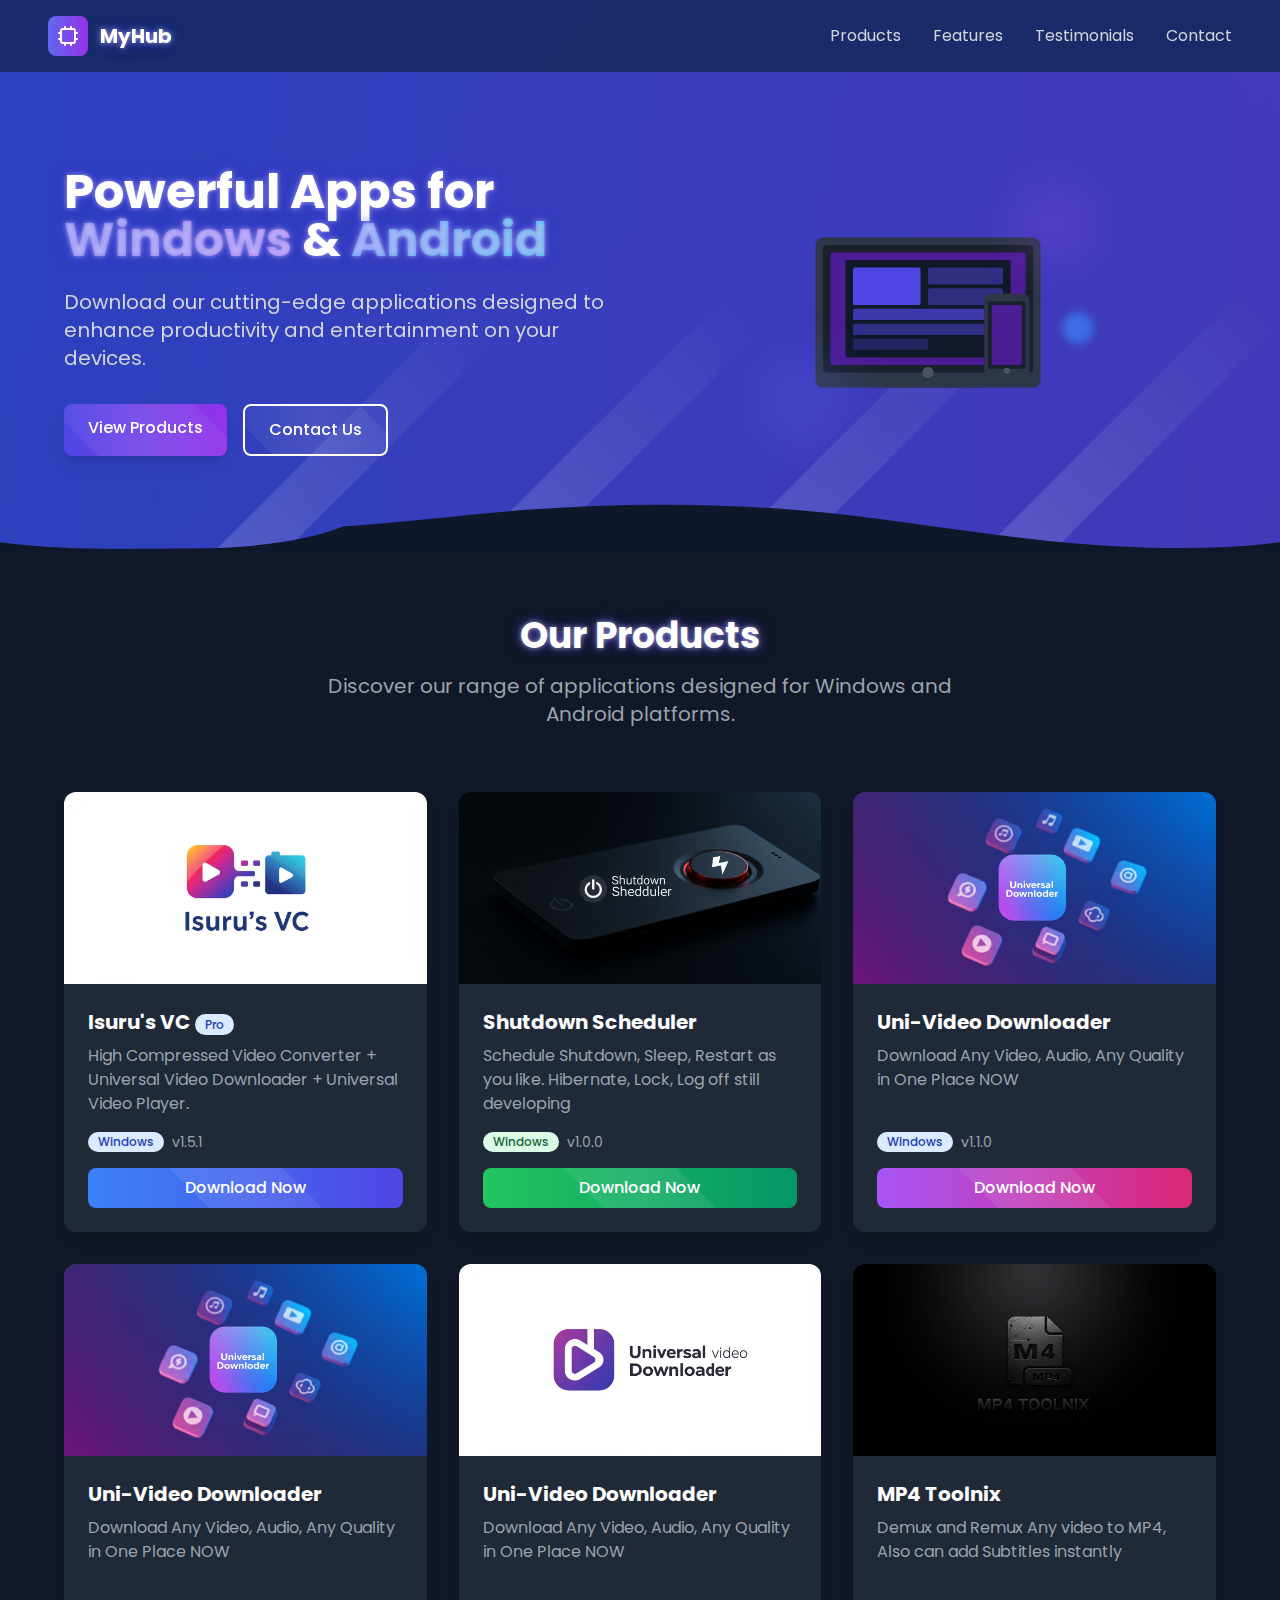
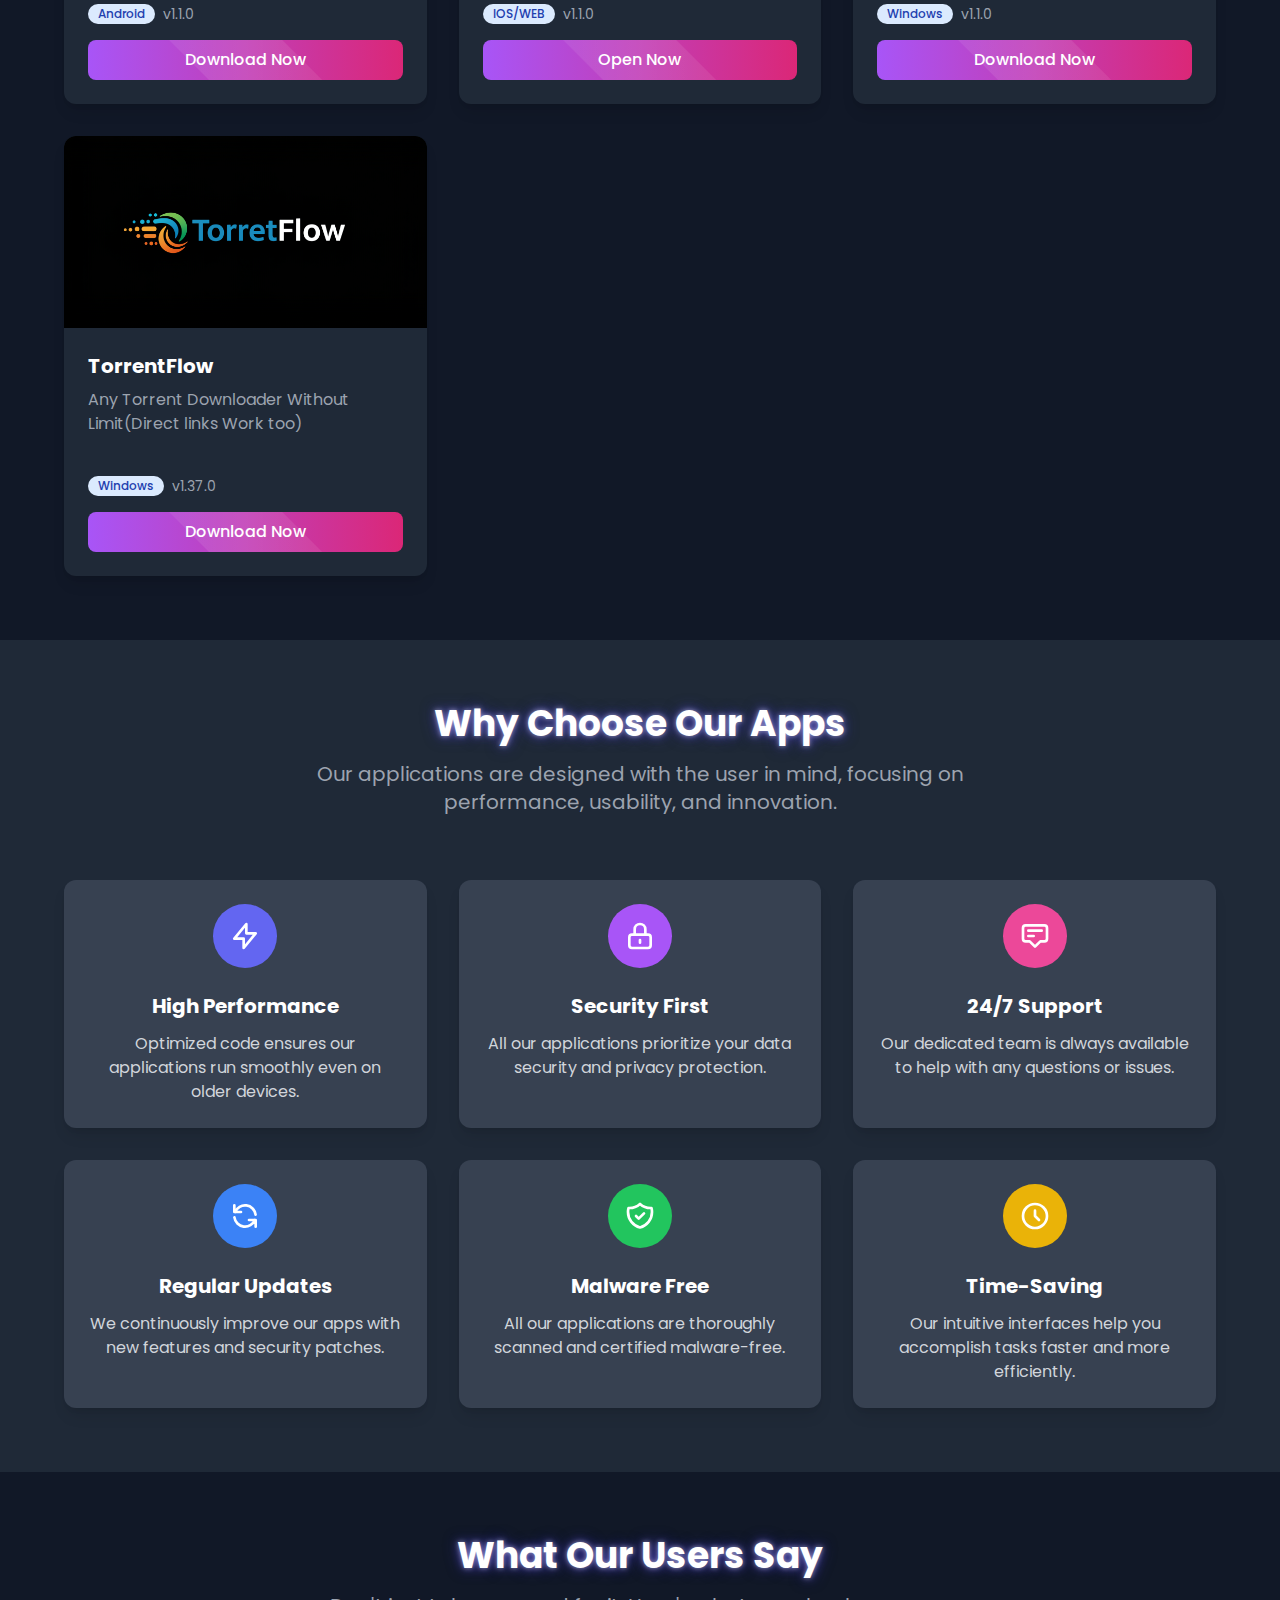
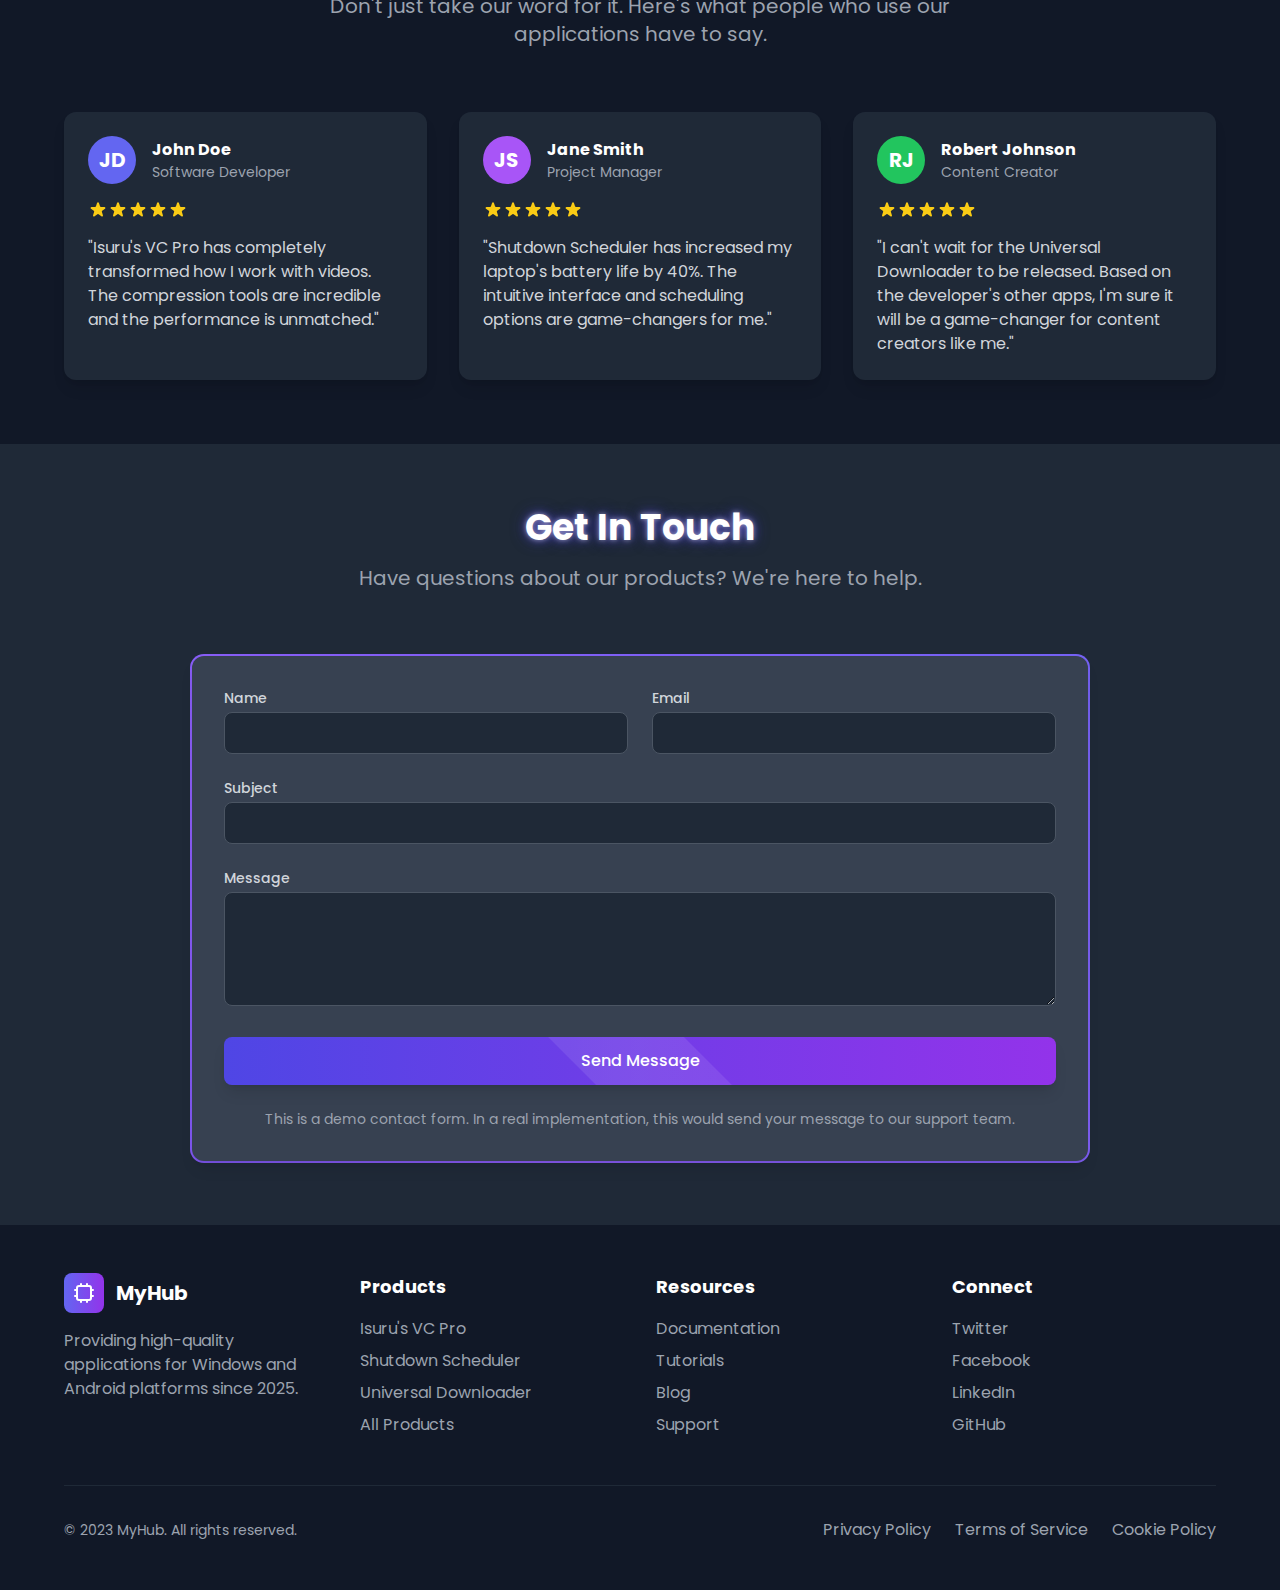
<file: index.html>
<!DOCTYPE html><html lang="en" webcrx="" data-scrapbook-source="https://beyyw78rqtk8m08v.canva-hosted-embed.com/codelet/AAEAEGJleXl3NzhycXRrOG0wOHYAAAAAAZe2ftpgILlD-fgr9-VuhlfMMzu9nnvaQH5HBzRi5cn89QfZuPs/"><head>
    <meta charset="UTF-8">
    <meta name="viewport" content="width=device-width, initial-scale=1.0">
    <title>MyHub - Download Windows &amp; Android Applications</title>
    
    <link href="css2.css" rel="stylesheet">
    <style>
        body {
            font-family: 'Poppins', sans-serif;
            background: linear-gradient(135deg, #0f172a 0%, #1e293b 100%);
            color: #fff;
            overflow-x: hidden;
        }
        
        /* Enhanced gradient background */
        .hero-gradient {
            background: linear-gradient(90deg, rgba(79, 70, 229, 0.3) 0%, rgba(147, 51, 234, 0.3) 100%);
            position: relative;
            overflow: hidden;
        }
        
        /* Animated light beams */
        .light-beam {
            position: absolute;
            width: 50px;
            height: 200%;
            background: linear-gradient(to bottom, rgba(255, 255, 255, 0), rgba(255, 255, 255, 0.2), rgba(255, 255, 255, 0));
            transform: rotate(45deg);
            animation: beam-animation 8s infinite linear;
            pointer-events: none;
        }
        
        @keyframes beam-animation {
            0% {
                transform: rotate(45deg) translateX(-100%);
            }
            100% {
                transform: rotate(45deg) translateX(1000%);
            }
        }
        
        /* Enhanced card animations */
        .card {
            transition: all 0.5s cubic-bezier(0.175, 0.885, 0.32, 1.275);
            transform-style: preserve-3d;
            perspective: 1000px;
        }
        
        .card:hover {
            transform: translateY(-15px) rotateX(5deg);
            box-shadow: 0 30px 50px -15px rgba(0, 0, 0, 0.5);
        }
        
        /* Modified card hover effect to keep text visible */
        .card::before {
            content: '';
            position: absolute;
            top: 0;
            left: 0;
            right: 0;
            bottom: 0;
            background: linear-gradient(135deg, rgba(255, 255, 255, 0.1) 0%, rgba(255, 255, 255, 0) 100%);
            z-index: 1;
            opacity: 0;
            transition: opacity 0.5s ease;
            pointer-events: none;
            border-radius: 0.75rem; /* rounded-xl */
        }
        
        .card:hover::before {
            opacity: 1;
        }
        
        /* Make sure text stays visible on hover */
        .card:hover .text-gray-400 {
            color: rgba(255, 255, 255, 0.9) !important;
            text-shadow: 0 0 3px rgba(0, 0, 0, 0.5);
        }
        
        .card:hover .font-bold {
            text-shadow: 0 0 4px rgba(0, 0, 0, 0.7);
        }
        
        .download-btn {
            transition: all 0.4s cubic-bezier(0.175, 0.885, 0.32, 1.275);
            position: relative;
            overflow: hidden;
        }
        
        .download-btn:hover {
            transform: scale(1.05);
            box-shadow: 0 10px 20px -5px rgba(0, 0, 0, 0.3);
        }
        
        .download-btn::after {
            content: '';
            position: absolute;
            top: -50%;
            left: -50%;
            width: 200%;
            height: 200%;
            background: linear-gradient(45deg, rgba(255, 255, 255, 0), rgba(255, 255, 255, 0.1), rgba(255, 255, 255, 0));
            transform: rotate(45deg);
            animation: shimmer 3s infinite;
            pointer-events: none;
        }
        
        @keyframes shimmer {
            0% {
                transform: translateX(-100%) rotate(45deg);
            }
            100% {
                transform: translateX(100%) rotate(45deg);
            }
        }
        
        .feature-icon {
            transition: all 0.5s cubic-bezier(0.175, 0.885, 0.32, 1.275);
        }
        
        .feature-card:hover .feature-icon {
            transform: scale(1.3) rotate(10deg);
        }
        
        /* 3D Floating effect */
        .float-3d {
            animation: float 6s ease-in-out infinite;
            transform-style: preserve-3d;
        }
        
        @keyframes float {
            0% {
                transform: translateY(0px) translateZ(0) rotateX(0) rotateY(0);
            }
            50% {
                transform: translateY(-20px) translateZ(20px) rotateX(5deg) rotateY(5deg);
            }
            100% {
                transform: translateY(0px) translateZ(0) rotateX(0) rotateY(0);
            }
        }
        
        /* Glowing effect */
        .glow {
            animation: glow 3s ease-in-out infinite alternate;
        }
        
        @keyframes glow {
            0% {
                box-shadow: 0 0 5px rgba(79, 70, 229, 0.5), 0 0 10px rgba(79, 70, 229, 0.3);
            }
            100% {
                box-shadow: 0 0 20px rgba(79, 70, 229, 0.8), 0 0 30px rgba(79, 70, 229, 0.5);
            }
        }
        
        /* Particle background */
        .particle {
            position: absolute;
            border-radius: 50%;
            background-color: rgba(255, 255, 255, 0.3);
            pointer-events: none;
            opacity: 0;
            animation: particle-fade 3s ease-in-out infinite;
        }
        
        @keyframes particle-fade {
            0% {
                opacity: 0;
                transform: translateY(0) rotate(0deg);
            }
            50% {
                opacity: 0.5;
            }
            100% {
                opacity: 0;
                transform: translateY(-100px) rotate(360deg);
            }
        }
        
        /* Animated background gradient */
        .animated-bg {
            background: linear-gradient(-45deg, #1e293b, #0f172a, #312e81, #1e40af);
            background-size: 400% 400%;
            animation: gradient 15s ease infinite;
        }
        
        @keyframes gradient {
            0% {
                background-position: 0% 50%;
            }
            50% {
                background-position: 100% 50%;
            }
            100% {
                background-position: 0% 50%;
            }
        }
        
        /* Neon text effect */
        .neon-text {
            text-shadow: 0 0 5px rgba(255, 255, 255, 0.5), 
                         0 0 10px rgba(79, 70, 229, 0.5),
                         0 0 15px rgba(79, 70, 229, 0.5);
        }
        
        /* Animated border */
        .animated-border {
            position: relative;
        }
        
        .animated-border::before {
            content: '';
            position: absolute;
            top: -2px;
            left: -2px;
            right: -2px;
            bottom: -2px;
            background: linear-gradient(45deg, #4f46e5, #8b5cf6, #6366f1, #3b82f6);
            background-size: 400% 400%;
            animation: gradient 15s ease infinite;
            z-index: -1;
            border-radius: 14px;
        }
        
        /* Floating app icons styles */
        .floating-icons-container {
            position: fixed;
            top: 0;
            left: 0;
            width: 100%;
            height: 100%;
            pointer-events: none;
            z-index: -1;
            overflow: hidden;
        }
        
        .floating-icon {
            position: absolute;
            opacity: 0.15;
            filter: drop-shadow(0 0 5px rgba(79, 70, 229, 0.5));
            animation-name: float-icon;
            animation-timing-function: ease-in-out;
            animation-iteration-count: infinite;
            animation-direction: alternate;
        }
        
        @keyframes float-icon {
            0% {
                transform: translateY(0) rotate(0deg) scale(1);
            }
            100% {
                transform: translateY(-30px) rotate(10deg) scale(1.1);
            }
        }
        
        /* Pulse effect */
        .pulse {
            animation: pulse 2s infinite;
        }
        
        @keyframes pulse {
            0% {
                transform: scale(1);
                opacity: 1;
            }
            50% {
                transform: scale(1.1);
                opacity: 0.8;
            }
            100% {
                transform: scale(1);
                opacity: 1;
            }
        }
        
        /* Hover effect for navigation */
        .nav-link {
            position: relative;
            transition: all 0.3s ease;
        }
        
        .nav-link::after {
            content: '';
            position: absolute;
            width: 0;
            height: 2px;
            bottom: -2px;
            left: 0;
            background-color: #8b5cf6;
            transition: width 0.3s ease;
        }
        
        .nav-link:hover::after {
            width: 100%;
        }
        
        /* Card image hover effect */
        .card-img-container {
            overflow: hidden;
            position: relative;
        }
        
        .card-img {
            transition: transform 0.8s ease;
        }
        
        .card:hover .card-img {
            transform: scale(1.1);
        }
        
        /* Badge animation */
        .animated-badge {
            animation: badge-pulse 2s infinite;
        }
        
        @keyframes badge-pulse {
            0% {
                transform: scale(1);
            }
            50% {
                transform: scale(1.1);
            }
            100% {
                transform: scale(1);
            }
        }
        
        /* Scrollbar styling */
        ::-webkit-scrollbar {
            width: 10px;
        }
        
        ::-webkit-scrollbar-track {
            background: #1e293b;
        }
        
        ::-webkit-scrollbar-thumb {
            background: #4f46e5;
            border-radius: 5px;
        }
        
        ::-webkit-scrollbar-thumb:hover {
            background: #3730a3;
        }
    </style>
<style>*, ::before, ::after{--tw-border-spacing-x:0;--tw-border-spacing-y:0;--tw-translate-x:0;--tw-translate-y:0;--tw-rotate:0;--tw-skew-x:0;--tw-skew-y:0;--tw-scale-x:1;--tw-scale-y:1;--tw-pan-x: ;--tw-pan-y: ;--tw-pinch-zoom: ;--tw-scroll-snap-strictness:proximity;--tw-gradient-from-position: ;--tw-gradient-via-position: ;--tw-gradient-to-position: ;--tw-ordinal: ;--tw-slashed-zero: ;--tw-numeric-figure: ;--tw-numeric-spacing: ;--tw-numeric-fraction: ;--tw-ring-inset: ;--tw-ring-offset-width:0px;--tw-ring-offset-color:#fff;--tw-ring-color:rgb(59 130 246 / 0.5);--tw-ring-offset-shadow:0 0 #0000;--tw-ring-shadow:0 0 #0000;--tw-shadow:0 0 #0000;--tw-shadow-colored:0 0 #0000;--tw-blur: ;--tw-brightness: ;--tw-contrast: ;--tw-grayscale: ;--tw-hue-rotate: ;--tw-invert: ;--tw-saturate: ;--tw-sepia: ;--tw-drop-shadow: ;--tw-backdrop-blur: ;--tw-backdrop-brightness: ;--tw-backdrop-contrast: ;--tw-backdrop-grayscale: ;--tw-backdrop-hue-rotate: ;--tw-backdrop-invert: ;--tw-backdrop-opacity: ;--tw-backdrop-saturate: ;--tw-backdrop-sepia: ;--tw-contain-size: ;--tw-contain-layout: ;--tw-contain-paint: ;--tw-contain-style: }::backdrop{--tw-border-spacing-x:0;--tw-border-spacing-y:0;--tw-translate-x:0;--tw-translate-y:0;--tw-rotate:0;--tw-skew-x:0;--tw-skew-y:0;--tw-scale-x:1;--tw-scale-y:1;--tw-pan-x: ;--tw-pan-y: ;--tw-pinch-zoom: ;--tw-scroll-snap-strictness:proximity;--tw-gradient-from-position: ;--tw-gradient-via-position: ;--tw-gradient-to-position: ;--tw-ordinal: ;--tw-slashed-zero: ;--tw-numeric-figure: ;--tw-numeric-spacing: ;--tw-numeric-fraction: ;--tw-ring-inset: ;--tw-ring-offset-width:0px;--tw-ring-offset-color:#fff;--tw-ring-color:rgb(59 130 246 / 0.5);--tw-ring-offset-shadow:0 0 #0000;--tw-ring-shadow:0 0 #0000;--tw-shadow:0 0 #0000;--tw-shadow-colored:0 0 #0000;--tw-blur: ;--tw-brightness: ;--tw-contrast: ;--tw-grayscale: ;--tw-hue-rotate: ;--tw-invert: ;--tw-saturate: ;--tw-sepia: ;--tw-drop-shadow: ;--tw-backdrop-blur: ;--tw-backdrop-brightness: ;--tw-backdrop-contrast: ;--tw-backdrop-grayscale: ;--tw-backdrop-hue-rotate: ;--tw-backdrop-invert: ;--tw-backdrop-opacity: ;--tw-backdrop-saturate: ;--tw-backdrop-sepia: ;--tw-contain-size: ;--tw-contain-layout: ;--tw-contain-paint: ;--tw-contain-style: }/* ! tailwindcss v3.4.16 | MIT License | https://tailwindcss.com */*,::after,::before{box-sizing:border-box;border-width:0;border-style:solid;border-color:#e5e7eb}::after,::before{--tw-content:''}:host,html{line-height:1.5;-webkit-text-size-adjust:100%;-moz-tab-size:4;tab-size:4;font-family:ui-sans-serif, system-ui, sans-serif, "Apple Color Emoji", "Segoe UI Emoji", "Segoe UI Symbol", "Noto Color Emoji";font-feature-settings:normal;font-variation-settings:normal;-webkit-tap-highlight-color:transparent}body{margin:0;line-height:inherit}hr{height:0;color:inherit;border-top-width:1px}abbr:where([title]){-webkit-text-decoration:underline dotted;text-decoration:underline dotted}h1,h2,h3,h4,h5,h6{font-size:inherit;font-weight:inherit}a{color:inherit;text-decoration:inherit}b,strong{font-weight:bolder}code,kbd,pre,samp{font-family:ui-monospace, SFMono-Regular, Menlo, Monaco, Consolas, "Liberation Mono", "Courier New", monospace;font-feature-settings:normal;font-variation-settings:normal;font-size:1em}small{font-size:80%}sub,sup{font-size:75%;line-height:0;position:relative;vertical-align:baseline}sub{bottom:-.25em}sup{top:-.5em}table{text-indent:0;border-color:inherit;border-collapse:collapse}button,input,optgroup,select,textarea{font-family:inherit;font-feature-settings:inherit;font-variation-settings:inherit;font-size:100%;font-weight:inherit;line-height:inherit;letter-spacing:inherit;color:inherit;margin:0;padding:0}button,select{text-transform:none}button,input:where([type=button]),input:where([type=reset]),input:where([type=submit]){-webkit-appearance:button;background-color:transparent;background-image:none}:-moz-focusring{outline:auto}:-moz-ui-invalid{box-shadow:none}progress{vertical-align:baseline}::-webkit-inner-spin-button,::-webkit-outer-spin-button{height:auto}[type=search]{-webkit-appearance:textfield;outline-offset:-2px}::-webkit-search-decoration{-webkit-appearance:none}::-webkit-file-upload-button{-webkit-appearance:button;font:inherit}summary{display:list-item}blockquote,dd,dl,figure,h1,h2,h3,h4,h5,h6,hr,p,pre{margin:0}fieldset{margin:0;padding:0}legend{padding:0}menu,ol,ul{list-style:none;margin:0;padding:0}dialog{padding:0}textarea{resize:vertical}input::placeholder,textarea::placeholder{opacity:1;color:#9ca3af}[role=button],button{cursor:pointer}:disabled{cursor:default}audio,canvas,embed,iframe,img,object,svg,video{display:block;vertical-align:middle}img,video{max-width:100%;height:auto}[hidden]:where(:not([hidden=until-found])){display:none}.fixed{position:fixed}.absolute{position:absolute}.relative{position:relative}.inset-0{inset:0px}.-bottom-6{bottom:-1.5rem}.-left-6{left:-1.5rem}.-right-4{right:-1rem}.-top-4{top:-1rem}.bottom-0{bottom:0px}.left-0{left:0px}.top-1\/2{top:50%}.z-0{z-index:0}.z-10{z-index:10}.z-50{z-index:50}.mx-4{margin-left:1rem;margin-right:1rem}.mx-auto{margin-left:auto;margin-right:auto}.mb-1{margin-bottom:0.25rem}.mb-10{margin-bottom:2.5rem}.mb-16{margin-bottom:4rem}.mb-2{margin-bottom:0.5rem}.mb-3{margin-bottom:0.75rem}.mb-4{margin-bottom:1rem}.mb-6{margin-bottom:1.5rem}.mb-8{margin-bottom:2rem}.ml-3{margin-left:0.75rem}.ml-4{margin-left:1rem}.mr-2{margin-right:0.5rem}.mt-12{margin-top:3rem}.mt-4{margin-top:1rem}.block{display:block}.flex{display:flex}.grid{display:grid}.hidden{display:none}.h-10{height:2.5rem}.h-12{height:3rem}.h-16{height:4rem}.h-2\.5{height:0.625rem}.h-20{height:5rem}.h-24{height:6rem}.h-48{height:12rem}.h-5{height:1.25rem}.h-6{height:1.5rem}.h-8{height:2rem}.h-full{height:100%}.w-10{width:2.5rem}.w-12{width:3rem}.w-16{width:4rem}.w-20{width:5rem}.w-24{width:6rem}.w-5{width:1.25rem}.w-6{width:1.5rem}.w-8{width:2rem}.w-full{width:100%}.max-w-2xl{max-width:42rem}.max-w-4xl{max-width:56rem}.max-w-6xl{max-width:72rem}.max-w-md{max-width:28rem}.scale-100{--tw-scale-x:1;--tw-scale-y:1;transform:translate(var(--tw-translate-x), var(--tw-translate-y)) rotate(var(--tw-rotate)) skewX(var(--tw-skew-x)) skewY(var(--tw-skew-y)) scaleX(var(--tw-scale-x)) scaleY(var(--tw-scale-y))}.transform{transform:translate(var(--tw-translate-x), var(--tw-translate-y)) rotate(var(--tw-rotate)) skewX(var(--tw-skew-x)) skewY(var(--tw-skew-y)) scaleX(var(--tw-scale-x)) scaleY(var(--tw-scale-y))}.grid-cols-1{grid-template-columns:repeat(1, minmax(0, 1fr))}.flex-col{flex-direction:column}.items-center{align-items:center}.justify-center{justify-content:center}.justify-between{justify-content:space-between}.gap-6{gap:1.5rem}.gap-8{gap:2rem}.space-x-6 > :not([hidden]) ~ :not([hidden]){--tw-space-x-reverse:0;margin-right:calc(1.5rem * var(--tw-space-x-reverse));margin-left:calc(1.5rem * calc(1 - var(--tw-space-x-reverse)))}.space-x-8 > :not([hidden]) ~ :not([hidden]){--tw-space-x-reverse:0;margin-right:calc(2rem * var(--tw-space-x-reverse));margin-left:calc(2rem * calc(1 - var(--tw-space-x-reverse)))}.space-y-2 > :not([hidden]) ~ :not([hidden]){--tw-space-y-reverse:0;margin-top:calc(0.5rem * calc(1 - var(--tw-space-y-reverse)));margin-bottom:calc(0.5rem * var(--tw-space-y-reverse))}.space-y-4 > :not([hidden]) ~ :not([hidden]){--tw-space-y-reverse:0;margin-top:calc(1rem * calc(1 - var(--tw-space-y-reverse)));margin-bottom:calc(1rem * var(--tw-space-y-reverse))}.space-y-6 > :not([hidden]) ~ :not([hidden]){--tw-space-y-reverse:0;margin-top:calc(1.5rem * calc(1 - var(--tw-space-y-reverse)));margin-bottom:calc(1.5rem * var(--tw-space-y-reverse))}.overflow-hidden{overflow:hidden}.rounded-full{border-radius:9999px}.rounded-lg{border-radius:0.5rem}.rounded-xl{border-radius:0.75rem}.border{border-width:1px}.border-2{border-width:2px}.border-t{border-top-width:1px}.border-gray-600{--tw-border-opacity:1;border-color:rgb(75 85 99 / var(--tw-border-opacity, 1))}.border-gray-800{--tw-border-opacity:1;border-color:rgb(31 41 55 / var(--tw-border-opacity, 1))}.border-white{--tw-border-opacity:1;border-color:rgb(255 255 255 / var(--tw-border-opacity, 1))}.bg-black{--tw-bg-opacity:1;background-color:rgb(0 0 0 / var(--tw-bg-opacity, 1))}.bg-blue-100{--tw-bg-opacity:1;background-color:rgb(219 234 254 / var(--tw-bg-opacity, 1))}.bg-blue-500{--tw-bg-opacity:1;background-color:rgb(59 130 246 / var(--tw-bg-opacity, 1))}.bg-gray-700{--tw-bg-opacity:1;background-color:rgb(55 65 81 / var(--tw-bg-opacity, 1))}.bg-gray-800{--tw-bg-opacity:1;background-color:rgb(31 41 55 / var(--tw-bg-opacity, 1))}.bg-gray-900{--tw-bg-opacity:1;background-color:rgb(17 24 39 / var(--tw-bg-opacity, 1))}.bg-green-100{--tw-bg-opacity:1;background-color:rgb(220 252 231 / var(--tw-bg-opacity, 1))}.bg-green-500{--tw-bg-opacity:1;background-color:rgb(34 197 94 / var(--tw-bg-opacity, 1))}.bg-indigo-500{--tw-bg-opacity:1;background-color:rgb(99 102 241 / var(--tw-bg-opacity, 1))}.bg-pink-500{--tw-bg-opacity:1;background-color:rgb(236 72 153 / var(--tw-bg-opacity, 1))}.bg-purple-500{--tw-bg-opacity:1;background-color:rgb(168 85 247 / var(--tw-bg-opacity, 1))}.bg-transparent{background-color:transparent}.bg-yellow-500{--tw-bg-opacity:1;background-color:rgb(234 179 8 / var(--tw-bg-opacity, 1))}.bg-opacity-50{--tw-bg-opacity:0.5}.bg-opacity-70{--tw-bg-opacity:0.7}.bg-opacity-95{--tw-bg-opacity:0.95}.bg-gradient-to-r{background-image:linear-gradient(to right, var(--tw-gradient-stops))}.from-blue-400{--tw-gradient-from:#60a5fa var(--tw-gradient-from-position);--tw-gradient-to:rgb(96 165 250 / 0) var(--tw-gradient-to-position);--tw-gradient-stops:var(--tw-gradient-from), var(--tw-gradient-to)}.from-blue-500{--tw-gradient-from:#3b82f6 var(--tw-gradient-from-position);--tw-gradient-to:rgb(59 130 246 / 0) var(--tw-gradient-to-position);--tw-gradient-stops:var(--tw-gradient-from), var(--tw-gradient-to)}.from-green-500{--tw-gradient-from:#22c55e var(--tw-gradient-from-position);--tw-gradient-to:rgb(34 197 94 / 0) var(--tw-gradient-to-position);--tw-gradient-stops:var(--tw-gradient-from), var(--tw-gradient-to)}.from-indigo-400{--tw-gradient-from:#818cf8 var(--tw-gradient-from-position);--tw-gradient-to:rgb(129 140 248 / 0) var(--tw-gradient-to-position);--tw-gradient-stops:var(--tw-gradient-from), var(--tw-gradient-to)}.from-indigo-500{--tw-gradient-from:#6366f1 var(--tw-gradient-from-position);--tw-gradient-to:rgb(99 102 241 / 0) var(--tw-gradient-to-position);--tw-gradient-stops:var(--tw-gradient-from), var(--tw-gradient-to)}.from-indigo-600{--tw-gradient-from:#4f46e5 var(--tw-gradient-from-position);--tw-gradient-to:rgb(79 70 229 / 0) var(--tw-gradient-to-position);--tw-gradient-stops:var(--tw-gradient-from), var(--tw-gradient-to)}.from-purple-500{--tw-gradient-from:#a855f7 var(--tw-gradient-from-position);--tw-gradient-to:rgb(168 85 247 / 0) var(--tw-gradient-to-position);--tw-gradient-stops:var(--tw-gradient-from), var(--tw-gradient-to)}.to-cyan-400{--tw-gradient-to:#22d3ee var(--tw-gradient-to-position)}.to-emerald-600{--tw-gradient-to:#059669 var(--tw-gradient-to-position)}.to-indigo-600{--tw-gradient-to:#4f46e5 var(--tw-gradient-to-position)}.to-pink-600{--tw-gradient-to:#db2777 var(--tw-gradient-to-position)}.to-purple-400{--tw-gradient-to:#c084fc var(--tw-gradient-to-position)}.to-purple-600{--tw-gradient-to:#9333ea var(--tw-gradient-to-position)}.bg-clip-text{-webkit-background-clip:text;background-clip:text}.object-cover{object-fit:cover}.p-4{padding:1rem}.p-6{padding:1.5rem}.p-8{padding:2rem}.px-2\.5{padding-left:0.625rem;padding-right:0.625rem}.px-4{padding-left:1rem;padding-right:1rem}.px-6{padding-left:1.5rem;padding-right:1.5rem}.py-0\.5{padding-top:0.125rem;padding-bottom:0.125rem}.py-12{padding-top:3rem;padding-bottom:3rem}.py-16{padding-top:4rem;padding-bottom:4rem}.py-2{padding-top:0.5rem;padding-bottom:0.5rem}.py-3{padding-top:0.75rem;padding-bottom:0.75rem}.py-4{padding-top:1rem;padding-bottom:1rem}.pt-8{padding-top:2rem}.text-center{text-align:center}.text-2xl{font-size:1.5rem;line-height:2rem}.text-3xl{font-size:1.875rem;line-height:2.25rem}.text-4xl{font-size:2.25rem;line-height:2.5rem}.text-lg{font-size:1.125rem;line-height:1.75rem}.text-sm{font-size:0.875rem;line-height:1.25rem}.text-xl{font-size:1.25rem;line-height:1.75rem}.text-xs{font-size:0.75rem;line-height:1rem}.font-bold{font-weight:700}.font-medium{font-weight:500}.leading-none{line-height:1}.leading-tight{line-height:1.25}.text-blue-800{--tw-text-opacity:1;color:rgb(30 64 175 / var(--tw-text-opacity, 1))}.text-gray-300{--tw-text-opacity:1;color:rgb(209 213 219 / var(--tw-text-opacity, 1))}.text-gray-400{--tw-text-opacity:1;color:rgb(156 163 175 / var(--tw-text-opacity, 1))}.text-green-800{--tw-text-opacity:1;color:rgb(22 101 52 / var(--tw-text-opacity, 1))}.text-transparent{color:transparent}.text-white{--tw-text-opacity:1;color:rgb(255 255 255 / var(--tw-text-opacity, 1))}.text-yellow-400{--tw-text-opacity:1;color:rgb(250 204 21 / var(--tw-text-opacity, 1))}.opacity-20{opacity:0.2}.opacity-70{opacity:0.7}.shadow-lg{--tw-shadow:0 10px 15px -3px rgb(0 0 0 / 0.1), 0 4px 6px -4px rgb(0 0 0 / 0.1);--tw-shadow-colored:0 10px 15px -3px var(--tw-shadow-color), 0 4px 6px -4px var(--tw-shadow-color);box-shadow:var(--tw-ring-offset-shadow, 0 0 #0000), var(--tw-ring-shadow, 0 0 #0000), var(--tw-shadow)}.shadow-xl{--tw-shadow:0 20px 25px -5px rgb(0 0 0 / 0.1), 0 8px 10px -6px rgb(0 0 0 / 0.1);--tw-shadow-colored:0 20px 25px -5px var(--tw-shadow-color), 0 8px 10px -6px var(--tw-shadow-color);box-shadow:var(--tw-ring-offset-shadow, 0 0 #0000), var(--tw-ring-shadow, 0 0 #0000), var(--tw-shadow)}.blur-sm{--tw-blur:blur(4px);filter:var(--tw-blur) var(--tw-brightness) var(--tw-contrast) var(--tw-grayscale) var(--tw-hue-rotate) var(--tw-invert) var(--tw-saturate) var(--tw-sepia) var(--tw-drop-shadow)}.blur-xl{--tw-blur:blur(24px);filter:var(--tw-blur) var(--tw-brightness) var(--tw-contrast) var(--tw-grayscale) var(--tw-hue-rotate) var(--tw-invert) var(--tw-saturate) var(--tw-sepia) var(--tw-drop-shadow)}.backdrop-blur-lg{--tw-backdrop-blur:blur(16px);-webkit-backdrop-filter:var(--tw-backdrop-blur) var(--tw-backdrop-brightness) var(--tw-backdrop-contrast) var(--tw-backdrop-grayscale) var(--tw-backdrop-hue-rotate) var(--tw-backdrop-invert) var(--tw-backdrop-opacity) var(--tw-backdrop-saturate) var(--tw-backdrop-sepia);backdrop-filter:var(--tw-backdrop-blur) var(--tw-backdrop-brightness) var(--tw-backdrop-contrast) var(--tw-backdrop-grayscale) var(--tw-backdrop-hue-rotate) var(--tw-backdrop-invert) var(--tw-backdrop-opacity) var(--tw-backdrop-saturate) var(--tw-backdrop-sepia)}.backdrop-blur-md{--tw-backdrop-blur:blur(12px);-webkit-backdrop-filter:var(--tw-backdrop-blur) var(--tw-backdrop-brightness) var(--tw-backdrop-contrast) var(--tw-backdrop-grayscale) var(--tw-backdrop-hue-rotate) var(--tw-backdrop-invert) var(--tw-backdrop-opacity) var(--tw-backdrop-saturate) var(--tw-backdrop-sepia);backdrop-filter:var(--tw-backdrop-blur) var(--tw-backdrop-brightness) var(--tw-backdrop-contrast) var(--tw-backdrop-grayscale) var(--tw-backdrop-hue-rotate) var(--tw-backdrop-invert) var(--tw-backdrop-opacity) var(--tw-backdrop-saturate) var(--tw-backdrop-sepia)}.backdrop-blur-sm{--tw-backdrop-blur:blur(4px);-webkit-backdrop-filter:var(--tw-backdrop-blur) var(--tw-backdrop-brightness) var(--tw-backdrop-contrast) var(--tw-backdrop-grayscale) var(--tw-backdrop-hue-rotate) var(--tw-backdrop-invert) var(--tw-backdrop-opacity) var(--tw-backdrop-saturate) var(--tw-backdrop-sepia);backdrop-filter:var(--tw-backdrop-blur) var(--tw-backdrop-brightness) var(--tw-backdrop-contrast) var(--tw-backdrop-grayscale) var(--tw-backdrop-hue-rotate) var(--tw-backdrop-invert) var(--tw-backdrop-opacity) var(--tw-backdrop-saturate) var(--tw-backdrop-sepia)}.transition{transition-property:color, background-color, border-color, fill, stroke, opacity, box-shadow, transform, filter, -webkit-text-decoration-color, -webkit-backdrop-filter;transition-property:color, background-color, border-color, text-decoration-color, fill, stroke, opacity, box-shadow, transform, filter, backdrop-filter;transition-property:color, background-color, border-color, text-decoration-color, fill, stroke, opacity, box-shadow, transform, filter, backdrop-filter, -webkit-text-decoration-color, -webkit-backdrop-filter;transition-timing-function:cubic-bezier(0.4, 0, 0.2, 1);transition-duration:150ms}.transition-all{transition-property:all;transition-timing-function:cubic-bezier(0.4, 0, 0.2, 1);transition-duration:150ms}.transition-colors{transition-property:color, background-color, border-color, fill, stroke, -webkit-text-decoration-color;transition-property:color, background-color, border-color, text-decoration-color, fill, stroke;transition-property:color, background-color, border-color, text-decoration-color, fill, stroke, -webkit-text-decoration-color;transition-timing-function:cubic-bezier(0.4, 0, 0.2, 1);transition-duration:150ms}.duration-300{transition-duration:300ms}.duration-500{transition-duration:500ms}.hover\:rotate-1:hover{--tw-rotate:1deg;transform:translate(var(--tw-translate-x), var(--tw-translate-y)) rotate(var(--tw-rotate)) skewX(var(--tw-skew-x)) skewY(var(--tw-skew-y)) scaleX(var(--tw-scale-x)) scaleY(var(--tw-scale-y))}.hover\:scale-105:hover{--tw-scale-x:1.05;--tw-scale-y:1.05;transform:translate(var(--tw-translate-x), var(--tw-translate-y)) rotate(var(--tw-rotate)) skewX(var(--tw-skew-x)) skewY(var(--tw-skew-y)) scaleX(var(--tw-scale-x)) scaleY(var(--tw-scale-y))}.hover\:bg-white:hover{--tw-bg-opacity:1;background-color:rgb(255 255 255 / var(--tw-bg-opacity, 1))}.hover\:from-blue-600:hover{--tw-gradient-from:#2563eb var(--tw-gradient-from-position);--tw-gradient-to:rgb(37 99 235 / 0) var(--tw-gradient-to-position);--tw-gradient-stops:var(--tw-gradient-from), var(--tw-gradient-to)}.hover\:from-green-600:hover{--tw-gradient-from:#16a34a var(--tw-gradient-from-position);--tw-gradient-to:rgb(22 163 74 / 0) var(--tw-gradient-to-position);--tw-gradient-stops:var(--tw-gradient-from), var(--tw-gradient-to)}.hover\:from-indigo-700:hover{--tw-gradient-from:#4338ca var(--tw-gradient-from-position);--tw-gradient-to:rgb(67 56 202 / 0) var(--tw-gradient-to-position);--tw-gradient-stops:var(--tw-gradient-from), var(--tw-gradient-to)}.hover\:from-purple-600:hover{--tw-gradient-from:#9333ea var(--tw-gradient-from-position);--tw-gradient-to:rgb(147 51 234 / 0) var(--tw-gradient-to-position);--tw-gradient-stops:var(--tw-gradient-from), var(--tw-gradient-to)}.hover\:to-emerald-700:hover{--tw-gradient-to:#047857 var(--tw-gradient-to-position)}.hover\:to-indigo-700:hover{--tw-gradient-to:#4338ca var(--tw-gradient-to-position)}.hover\:to-pink-700:hover{--tw-gradient-to:#be185d var(--tw-gradient-to-position)}.hover\:to-purple-700:hover{--tw-gradient-to:#7e22ce var(--tw-gradient-to-position)}.hover\:text-gray-900:hover{--tw-text-opacity:1;color:rgb(17 24 39 / var(--tw-text-opacity, 1))}.hover\:text-white:hover{--tw-text-opacity:1;color:rgb(255 255 255 / var(--tw-text-opacity, 1))}.hover\:shadow-2xl:hover{--tw-shadow:0 25px 50px -12px rgb(0 0 0 / 0.25);--tw-shadow-colored:0 25px 50px -12px var(--tw-shadow-color);box-shadow:var(--tw-ring-offset-shadow, 0 0 #0000), var(--tw-ring-shadow, 0 0 #0000), var(--tw-shadow)}.focus\:outline-none:focus{outline:2px solid transparent;outline-offset:2px}.focus\:ring-2:focus{--tw-ring-offset-shadow:var(--tw-ring-inset) 0 0 0 var(--tw-ring-offset-width) var(--tw-ring-offset-color);--tw-ring-shadow:var(--tw-ring-inset) 0 0 0 calc(2px + var(--tw-ring-offset-width)) var(--tw-ring-color);box-shadow:var(--tw-ring-offset-shadow), var(--tw-ring-shadow), var(--tw-shadow, 0 0 #0000)}.focus\:ring-indigo-500:focus{--tw-ring-opacity:1;--tw-ring-color:rgb(99 102 241 / var(--tw-ring-opacity, 1))}@media (min-width: 640px){.sm\:flex-row{flex-direction:row}.sm\:space-x-4 > :not([hidden]) ~ :not([hidden]){--tw-space-x-reverse:0;margin-right:calc(1rem * var(--tw-space-x-reverse));margin-left:calc(1rem * calc(1 - var(--tw-space-x-reverse)))}.sm\:space-y-0 > :not([hidden]) ~ :not([hidden]){--tw-space-y-reverse:0;margin-top:calc(0px * calc(1 - var(--tw-space-y-reverse)));margin-bottom:calc(0px * var(--tw-space-y-reverse))}}@media (min-width: 768px){.md\:mb-0{margin-bottom:0px}.md\:flex{display:flex}.md\:hidden{display:none}.md\:w-1\/2{width:50%}.md\:grid-cols-2{grid-template-columns:repeat(2, minmax(0, 1fr))}.md\:grid-cols-4{grid-template-columns:repeat(4, minmax(0, 1fr))}.md\:flex-row{flex-direction:row}.md\:px-12{padding-left:3rem;padding-right:3rem}.md\:py-24{padding-top:6rem;padding-bottom:6rem}.md\:text-4xl{font-size:2.25rem;line-height:2.5rem}.md\:text-5xl{font-size:3rem;line-height:1}}@media (min-width: 1024px){.lg\:grid-cols-3{grid-template-columns:repeat(3, minmax(0, 1fr))}}</style></head>
<body class="animated-bg">
    <!-- Particle Container -->
    <div id="particles-container" class="fixed inset-0 z-0"></div>
    
    <!-- Floating App Icons Background -->
    <div class="floating-icons-container">
        <!-- App icons will be dynamically added here by JavaScript -->
    </div>

    <!-- Navigation -->
    <nav class="px-6 py-4 md:px-12 flex justify-between items-center relative z-10 backdrop-blur-md bg-gray-900 bg-opacity-50">
        <div class="flex items-center">
            <div class="h-10 w-10 rounded-lg bg-gradient-to-r from-indigo-500 to-purple-600 flex items-center justify-center glow">
                <svg xmlns="http://www.w3.org/2000/svg" class="h-6 w-6 text-white pulse" fill="none" viewBox="0 0 24 24" stroke="currentColor">
                    <path stroke-linecap="round" stroke-linejoin="round" stroke-width="2" d="M9 3v2m6-2v2M9 19v2m6-2v2M5 9H3m2 6H3m18-6h-2m2 6h-2M7 19h10a2 2 0 002-2V7a2 2 0 00-2-2H7a2 2 0 00-2 2v10a2 2 0 002 2z"></path>
                </svg>
            </div>
            <span class="ml-3 text-xl font-bold neon-text">MyHub</span>
        </div>
        <div class="hidden md:flex space-x-8">
            <a href="#products" class="text-gray-300 hover:text-white transition nav-link">Products</a>
            <a href="#features" class="text-gray-300 hover:text-white transition nav-link">Features</a>
            <a href="#testimonials" class="text-gray-300 hover:text-white transition nav-link">Testimonials</a>
            <a href="#contact" class="text-gray-300 hover:text-white transition nav-link">Contact</a>
        </div>
        <div class="md:hidden">
            <button id="menu-toggle" class="text-white focus:outline-none">
                <svg xmlns="http://www.w3.org/2000/svg" class="h-6 w-6" fill="none" viewBox="0 0 24 24" stroke="currentColor">
                    <path stroke-linecap="round" stroke-linejoin="round" stroke-width="2" d="M4 6h16M4 12h16M4 18h16"></path>
                </svg>
            </button>
        </div>
    </nav>

    <!-- Mobile Menu -->
    <div id="mobile-menu" class="hidden md:hidden bg-gray-900 bg-opacity-95 backdrop-blur-lg p-4 absolute w-full z-10">
        <a href="#products" class="block py-2 text-gray-300 hover:text-white transition">Products</a>
        <a href="#features" class="block py-2 text-gray-300 hover:text-white transition">Features</a>
        <a href="#testimonials" class="block py-2 text-gray-300 hover:text-white transition">Testimonials</a>
        <a href="#contact" class="block py-2 text-gray-300 hover:text-white transition">Contact</a>
    </div>

    <!-- Hero Section -->
    <section class="hero-gradient px-6 py-16 md:py-24 md:px-12 relative z-10">
        <!-- Light beams -->
        <div class="light-beam" style="left: 10%; animation-delay: 0s;"></div>
        <div class="light-beam" style="left: 30%; animation-delay: 2s;"></div>
        <div class="light-beam" style="left: 50%; animation-delay: 4s;"></div>
        <div class="light-beam" style="left: 70%; animation-delay: 6s;"></div>
        
        <div class="max-w-6xl mx-auto">
            <div class="flex flex-col md:flex-row items-center">
                <div class="md:w-1/2 mb-10 md:mb-0">
                    <h1 class="text-4xl md:text-5xl font-bold mb-6 leading-tight neon-text">Powerful Apps for <span class="text-transparent bg-clip-text bg-gradient-to-r from-indigo-400 to-purple-400">Windows</span> &amp; <span class="text-transparent bg-clip-text bg-gradient-to-r from-blue-400 to-cyan-400">Android</span></h1>
                    <p class="text-xl text-gray-300 mb-8">Download our cutting-edge applications designed to enhance productivity and entertainment on your devices.</p>
                    <div class="flex flex-col sm:flex-row space-y-4 sm:space-y-0 sm:space-x-4">
                        <a href="#products" class="download-btn bg-gradient-to-r from-indigo-600 to-purple-600 text-white font-medium py-3 px-6 rounded-lg text-center hover:from-indigo-700 hover:to-purple-700 shadow-lg">
                            View Products
                        </a>
                        <a href="#contact" class="download-btn bg-transparent border-2 border-white text-white font-medium py-3 px-6 rounded-lg text-center hover:bg-white hover:text-gray-900 transition">
                            Contact Us
                        </a>
                    </div>
                </div>
                <div class="md:w-1/2 flex justify-center">
                    <div class="relative float-3d">
                        <!-- Desktop mockup -->
                        <svg class="w-full max-w-md" viewBox="0 0 800 600" xmlns="http://www.w3.org/2000/svg">
                            <!-- Computer -->
                            <rect x="100" y="100" width="600" height="400" rx="20" fill="#2d3748"></rect>
                            <rect x="120" y="120" width="560" height="340" rx="10" fill="#1a202c"></rect>
                            <rect x="140" y="140" width="520" height="300" rx="5" fill="#4c1d95"></rect>
                            <circle cx="400" cy="460" r="15" fill="#4a5568"></circle>
                            <rect x="250" y="480" width="300" height="20" rx="5" fill="#2d3748"></rect>
                            
                            <!-- App interface -->
                            <rect x="180" y="160" width="440" height="260" rx="5" fill="#111827"></rect>
                            <rect x="200" y="180" width="180" height="100" rx="5" fill="#4f46e5"></rect>
                            <rect x="400" y="180" width="200" height="45" rx="5" fill="#312e81"></rect>
                            <rect x="400" y="235" width="200" height="45" rx="5" fill="#312e81"></rect>
                            <rect x="200" y="290" width="400" height="30" rx="5" fill="#4f46e5" opacity="0.7"></rect>
                            <rect x="200" y="330" width="400" height="30" rx="5" fill="#4f46e5" opacity="0.5"></rect>
                            <rect x="200" y="370" width="200" height="30" rx="5" fill="#4f46e5" opacity="0.3"></rect>
                            
                            <!-- Phone -->
                            <rect x="550" y="250" width="120" height="220" rx="15" fill="#2d3748"></rect>
                            <rect x="560" y="270" width="100" height="180" rx="5" fill="#1a202c"></rect>
                            <rect x="570" y="280" width="80" height="160" rx="3" fill="#4c1d95"></rect>
                            <circle cx="610" cy="455" r="8" fill="#4a5568"></circle>
                        </svg>
                        
                        <!-- Decorative elements -->
                        <div class="absolute -top-4 -right-4 h-20 w-20 bg-purple-500 rounded-full opacity-20 blur-xl pulse"></div>
                        <div class="absolute -bottom-6 -left-6 h-24 w-24 bg-indigo-500 rounded-full opacity-20 blur-xl pulse" style="animation-delay: 1s;"></div>
                        <div class="absolute top-1/2 -right-4 h-8 w-8 bg-blue-500 rounded-full opacity-70 blur-sm pulse" style="animation-delay: 0.5s;"></div>
                    </div>
                </div>
            </div>
        </div>
        
        <!-- Wave separator -->
        <div class="absolute bottom-0 left-0 w-full overflow-hidden leading-none">
            <svg xmlns="http://www.w3.org/2000/svg" viewBox="0 0 1200 120" preserveAspectRatio="none" class="relative block h-12 w-full" fill="#0f172a">
                <path d="M321.39,56.44c58-10.79,114.16-30.13,172-41.86,82.39-16.72,168.19-17.73,250.45-.39C823.78,31,906.67,72,985.66,92.83c70.05,18.48,146.53,26.09,214.34,3V120H0V95.8C59.71,118.11,123.11,111.17,181,111.17,239.69,111.17,290.75,89.61,321.39,56.44Z"></path>
            </svg>
        </div>
    </section>

    <!-- Products Section -->
    <section id="products" class="px-6 py-16 md:px-12 bg-gray-900 relative z-10">
        <div class="max-w-6xl mx-auto">
            <div class="text-center mb-16">
                <h2 class="text-3xl md:text-4xl font-bold mb-4 neon-text">Our Products</h2>
                <p class="text-xl text-gray-400 max-w-2xl mx-auto">Discover our range of applications designed for Windows and Android platforms.</p>
            </div>
            
            <div class="grid grid-cols-1 md:grid-cols-2 lg:grid-cols-3 gap-8">
                <!-- Product 1 -->
                <div class="card bg-gray-800 rounded-xl overflow-hidden shadow-lg animated-border">
                    <div class="card-img-container h-48">
                        <!-- Using your original image path -->
                        <img src="5.jpg" class="card-img h-full w-full object-cover">
                    </div>
                    <div class="p-6 relative z-10">
                        <h3 class="text-xl font-bold mb-2">Isuru's VC <span class="bg-blue-100 text-blue-800 text-xs font-medium px-2.5 py-0.5 rounded-full mr-2 animated-badge">Pro</span></h3>
                        <p class="text-gray-400 mb-4">High Compressed Video Converter + Universal Video Downloader + Universal Video Player.</p>
                        <div class="flex items-center mb-4">
                            <span class="bg-blue-100 text-blue-800 text-xs font-medium px-2.5 py-0.5 rounded-full mr-2">Windows</span>
                            <span class="text-gray-400 text-sm">v1.5.1</span>
                        </div>       						
  <button class="download-btn w-full bg-gradient-to-r from-blue-500 to-indigo-600 text-white font-medium py-2 px-4 rounded-lg hover:from-blue-600 hover:to-indigo-700 transition" onclick="window.open('https://www.mediafire.com/file/cwmf0lf1uqnrf41/Isuru_VC.exe/file', '_blank')">
   Download Now
</button>
                    </div>
                </div>
                
                <!-- Product 2 -->
                <div class="card bg-gray-800 rounded-xl overflow-hidden shadow-lg animated-border">
                    <div class="card-img-container h-48">
                        <!-- Using your original image path -->
                        <img src="6.jpg" class="card-img h-full w-full object-cover">
                    </div>
                    <div class="p-6 relative z-10">
                        <h3 class="text-xl font-bold mb-2">Shutdown Scheduler</h3>
                        <p class="text-gray-400 mb-4">Schedule Shutdown, Sleep, Restart as you like. Hibernate, Lock, Log off still developing</p>
                        <div class="flex items-center mb-4">
                            <span class="bg-green-100 text-green-800 text-xs font-medium px-2.5 py-0.5 rounded-full mr-2">Windows</span>
                            <span class="text-gray-400 text-sm">v1.0.0</span>
                        </div>
                        <button class="download-btn w-full bg-gradient-to-r from-green-500 to-emerald-600 text-white font-medium py-2 px-4 rounded-lg hover:from-green-600 hover:to-emerald-700 transition" onclick="window.open('https://www.mediafire.com/file/dk156teldmm4w4d/Shutdown-Sheduler.exe/file', '_blank')">
                            Download Now
                        </button>
                    </div>
                </div>
                
                <!-- Product 3 -->
                <div class="card bg-gray-800 rounded-xl overflow-hidden shadow-lg animated-border">
                    <div class="card-img-container h-48">
                        <!-- Using your original image path -->
                        <img src="8.jpg" class="card-img h-full w-full object-cover">
                    </div>
                    <div class="p-6 relative z-10">
                        <h3 class="text-xl font-bold mb-2">Uni-Video Downloader</h3>
                        <p class="text-gray-400 mb-4">Download Any Video, Audio, Any Quality in One Place NOW</p>
                        <br>
                        <div class="flex items-center mb-4">
                            <span class="bg-blue-100 text-blue-800 text-xs font-medium px-2.5 py-0.5 rounded-full mr-2">Windows</span>
                            <span class="text-gray-400 text-sm">v1.1.0</span>
                        </div>
                        <button class="download-btn w-full bg-gradient-to-r from-purple-500 to-pink-600 text-white font-medium py-2 px-4 rounded-lg hover:from-purple-600 hover:to-pink-700 transition" onclick="window.open('https://www.mediafire.com/file/alh88cikew55r4m/Uni-Downloader.msi/file', '_blank')">
                            Download Now
                        </button>
                    </div>
                </div>
				
				<!-- Product 4 -->
                <div class="card bg-gray-800 rounded-xl overflow-hidden shadow-lg animated-border">
                    <div class="card-img-container h-48">
                        <!-- Using your original image path -->
                        <img src="8.jpg" class="card-img h-full w-full object-cover">
                    </div>
                    <div class="p-6 relative z-10">
                        <h3 class="text-xl font-bold mb-2">Uni-Video Downloader</h3>
                        <p class="text-gray-400 mb-4">Download Any Video, Audio, Any Quality in One Place NOW</p>
                        <br>
                        <div class="flex items-center mb-4">
                            <span class="bg-blue-100 text-blue-800 text-xs font-medium px-2.5 py-0.5 rounded-full mr-2">Android</span>
                            <span class="text-gray-400 text-sm">v1.1.0</span>
                        </div>
                        <button class="download-btn w-full bg-gradient-to-r from-purple-500 to-pink-600 text-white font-medium py-2 px-4 rounded-lg hover:from-purple-600 hover:to-pink-700 transition" onclick="window.open('https://www.mediafire.com/file/kogwznseslt42zp/All_OS_support_videodownloader-Signed.apk/file', '_blank')">
                            Download Now
                        </button>
                    </div>
                </div>
				
				<!-- Product 5 -->
                <div class="card bg-gray-800 rounded-xl overflow-hidden shadow-lg animated-border">
                    <div class="card-img-container h-48">
                        <!-- Using your original image path -->
                        <img src="9.jpg" class="card-img h-full w-full object-cover">
                    </div>
                    <div class="p-6 relative z-10">
                        <h3 class="text-xl font-bold mb-2">Uni-Video Downloader</h3>
                        <p class="text-gray-400 mb-4">Download Any Video, Audio, Any Quality in One Place NOW</p>
                        <br>
                        <div class="flex items-center mb-4">
                            <span class="bg-blue-100 text-blue-800 text-xs font-medium px-2.5 py-0.5 rounded-full mr-2">IOS/WEB</span>
                            <span class="text-gray-400 text-sm">v1.1.0</span>
                        </div>
                        <button class="download-btn w-full bg-gradient-to-r from-purple-500 to-pink-600 text-white font-medium py-2 px-4 rounded-lg hover:from-purple-600 hover:to-pink-700 transition" onclick="window.open('http://159.89.195.242:8080', '_blank')">
                            Open Now
                        </button>
                    </div>
                </div>
				
				<!-- Product 6 -->
                <div class="card bg-gray-800 rounded-xl overflow-hidden shadow-lg animated-border">
                    <div class="card-img-container h-48">
                        <!-- Using your original image path -->
                        <img src="10.jpg" class="card-img h-full w-full object-cover">
                    </div>
                    <div class="p-6 relative z-10">
                        <h3 class="text-xl font-bold mb-2">MP4 Toolnix</h3>
                        <p class="text-gray-400 mb-4">Demux and Remux Any video to MP4, Also can add Subtitles instantly</p>
                        <br>
                        <div class="flex items-center mb-4">
                            <span class="bg-blue-100 text-blue-800 text-xs font-medium px-2.5 py-0.5 rounded-full mr-2">Windows</span>
                            <span class="text-gray-400 text-sm">v1.1.0</span>
                        </div>
                        <button class="download-btn w-full bg-gradient-to-r from-purple-500 to-pink-600 text-white font-medium py-2 px-4 rounded-lg hover:from-purple-600 hover:to-pink-700 transition" onclick="window.open('https://www.mediafire.com/file/9gwacb5zh4y0x9t/MP4_Toolnix_Pro.exe/file', '_blank')">
                            Download Now
                        </button>
                    </div>
                </div>
				<!-- Product 7 -->
				<div class="card bg-gray-800 rounded-xl overflow-hidden shadow-lg animated-border">
                    <div class="card-img-container h-48">
                        <!-- Using your original image path -->
                        <img src="11.jpg" class="card-img h-full w-full object-cover">
                    </div>
                    <div class="p-6 relative z-10">
                        <h3 class="text-xl font-bold mb-2">TorrentFlow</h3>
                        <p class="text-gray-400 mb-4">Any Torrent Downloader Without Limit(Direct links Work too)</p>
                        <br>
                        <div class="flex items-center mb-4">
                            <span class="bg-blue-100 text-blue-800 text-xs font-medium px-2.5 py-0.5 rounded-full mr-2">Windows</span>
                            <span class="text-gray-400 text-sm">v1.37.0</span>
                        </div>
                        <button class="download-btn w-full bg-gradient-to-r from-purple-500 to-pink-600 text-white font-medium py-2 px-4 rounded-lg hover:from-purple-600 hover:to-pink-700 transition" onclick="window.open('#', '_blank')">
                            Download Now
                        </button>
                    </div>
                </div>
            </div>
        </div>
    </section>

    <!-- Features Section -->
    <section id="features" class="px-6 py-16 md:px-12 bg-gray-800 relative z-10">
        <div class="max-w-6xl mx-auto">
            <div class="text-center mb-16">
                <h2 class="text-3xl md:text-4xl font-bold mb-4 neon-text">Why Choose Our Apps</h2>
                <p class="text-xl text-gray-400 max-w-2xl mx-auto">Our applications are designed with the user in mind, focusing on performance, usability, and innovation.</p>
            </div>
            
            <div class="grid grid-cols-1 md:grid-cols-2 lg:grid-cols-3 gap-8">
                <!-- Feature 1 -->
                <div class="feature-card p-6 bg-gray-700 rounded-xl shadow-lg transform transition-all duration-300 hover:scale-105 hover:rotate-1 hover:shadow-2xl">
                    <div class="feature-icon h-16 w-16 bg-indigo-500 rounded-full flex items-center justify-center mb-6 mx-auto">
                        <svg xmlns="http://www.w3.org/2000/svg" class="h-8 w-8 text-white" fill="none" viewBox="0 0 24 24" stroke="currentColor">
                            <path stroke-linecap="round" stroke-linejoin="round" stroke-width="2" d="M13 10V3L4 14h7v7l9-11h-7z"></path>
                        </svg>
                    </div>
                    <h3 class="text-xl font-bold mb-3 text-center">High Performance</h3>
                    <p class="text-gray-300 text-center">Optimized code ensures our applications run smoothly even on older devices.</p>
                </div>
                
                <!-- Feature 2 -->
                <div class="feature-card p-6 bg-gray-700 rounded-xl shadow-lg transform transition-all duration-300 hover:scale-105 hover:rotate-1 hover:shadow-2xl">
                    <div class="feature-icon h-16 w-16 bg-purple-500 rounded-full flex items-center justify-center mb-6 mx-auto">
                        <svg xmlns="http://www.w3.org/2000/svg" class="h-8 w-8 text-white" fill="none" viewBox="0 0 24 24" stroke="currentColor">
                            <path stroke-linecap="round" stroke-linejoin="round" stroke-width="2" d="M12 15v2m-6 4h12a2 2 0 002-2v-6a2 2 0 00-2-2H6a2 2 0 00-2 2v6a2 2 0 002 2zm10-10V7a4 4 0 00-8 0v4h8z"></path>
                        </svg>
                    </div>
                    <h3 class="text-xl font-bold mb-3 text-center">Security First</h3>
                    <p class="text-gray-300 text-center">All our applications prioritize your data security and privacy protection.</p>
                </div>
                
                <!-- Feature 3 -->
                <div class="feature-card p-6 bg-gray-700 rounded-xl shadow-lg transform transition-all duration-300 hover:scale-105 hover:rotate-1 hover:shadow-2xl">
                    <div class="feature-icon h-16 w-16 bg-pink-500 rounded-full flex items-center justify-center mb-6 mx-auto">
                        <svg xmlns="http://www.w3.org/2000/svg" class="h-8 w-8 text-white" fill="none" viewBox="0 0 24 24" stroke="currentColor">
                            <path stroke-linecap="round" stroke-linejoin="round" stroke-width="2" d="M7 8h10M7 12h4m1 8l-4-4H5a2 2 0 01-2-2V6a2 2 0 012-2h14a2 2 0 012 2v8a2 2 0 01-2 2h-3l-4 4z"></path>
                        </svg>
                    </div>
                    <h3 class="text-xl font-bold mb-3 text-center">24/7 Support</h3>
                    <p class="text-gray-300 text-center">Our dedicated team is always available to help with any questions or issues.</p>
                </div>
                
                <!-- Feature 4 -->
                <div class="feature-card p-6 bg-gray-700 rounded-xl shadow-lg transform transition-all duration-300 hover:scale-105 hover:rotate-1 hover:shadow-2xl">
                    <div class="feature-icon h-16 w-16 bg-blue-500 rounded-full flex items-center justify-center mb-6 mx-auto">
                        <svg xmlns="http://www.w3.org/2000/svg" class="h-8 w-8 text-white" fill="none" viewBox="0 0 24 24" stroke="currentColor">
                            <path stroke-linecap="round" stroke-linejoin="round" stroke-width="2" d="M4 4v5h.582m15.356 2A8.001 8.001 0 004.582 9m0 0H9m11 11v-5h-.581m0 0a8.003 8.003 0 01-15.357-2m15.357 2H15"></path>
                        </svg>
                    </div>
                    <h3 class="text-xl font-bold mb-3 text-center">Regular Updates</h3>
                    <p class="text-gray-300 text-center">We continuously improve our apps with new features and security patches.</p>
                </div>
                
                <!-- Feature 5 -->
                <div class="feature-card p-6 bg-gray-700 rounded-xl shadow-lg transform transition-all duration-300 hover:scale-105 hover:rotate-1 hover:shadow-2xl">
                    <div class="feature-icon h-16 w-16 bg-green-500 rounded-full flex items-center justify-center mb-6 mx-auto">
                        <svg xmlns="http://www.w3.org/2000/svg" class="h-8 w-8 text-white" fill="none" viewBox="0 0 24 24" stroke="currentColor">
                            <path stroke-linecap="round" stroke-linejoin="round" stroke-width="2" d="M9 12l2 2 4-4m5.618-4.016A11.955 11.955 0 0112 2.944a11.955 11.955 0 01-8.618 3.04A12.02 12.02 0 003 9c0 5.591 3.824 10.29 9 11.622 5.176-1.332 9-6.03 9-11.622 0-1.042-.133-2.052-.382-3.016z"></path>
                        </svg>
                    </div>
                    <h3 class="text-xl font-bold mb-3 text-center">Malware Free</h3>
                    <p class="text-gray-300 text-center">All our applications are thoroughly scanned and certified malware-free.</p>
                </div>
                
                <!-- Feature 6 -->
                <div class="feature-card p-6 bg-gray-700 rounded-xl shadow-lg transform transition-all duration-300 hover:scale-105 hover:rotate-1 hover:shadow-2xl">
                    <div class="feature-icon h-16 w-16 bg-yellow-500 rounded-full flex items-center justify-center mb-6 mx-auto">
                        <svg xmlns="http://www.w3.org/2000/svg" class="h-8 w-8 text-white" fill="none" viewBox="0 0 24 24" stroke="currentColor">
                            <path stroke-linecap="round" stroke-linejoin="round" stroke-width="2" d="M12 8v4l3 3m6-3a9 9 0 11-18 0 9 9 0 0118 0z"></path>
                        </svg>
                    </div>
                    <h3 class="text-xl font-bold mb-3 text-center">Time-Saving</h3>
                    <p class="text-gray-300 text-center">Our intuitive interfaces help you accomplish tasks faster and more efficiently.</p>
                </div>
            </div>
        </div>
    </section>

    <!-- Testimonials Section -->
    <section id="testimonials" class="px-6 py-16 md:px-12 bg-gray-900 relative z-10">
        <div class="max-w-6xl mx-auto">
            <div class="text-center mb-16">
                <h2 class="text-3xl md:text-4xl font-bold mb-4 neon-text">What Our Users Say</h2>
                <p class="text-xl text-gray-400 max-w-2xl mx-auto">Don't just take our word for it. Here's what people who use our applications have to say.</p>
            </div>
            
            <div class="grid grid-cols-1 md:grid-cols-2 lg:grid-cols-3 gap-8">
                <!-- Testimonial 1 -->
                <div class="bg-gray-800 p-6 rounded-xl shadow-lg transform transition-all duration-500 hover:scale-105 hover:shadow-2xl">
                    <div class="flex items-center mb-4">
                        <div class="h-12 w-12 rounded-full bg-indigo-500 flex items-center justify-center text-xl font-bold text-white">JD</div>
                        <div class="ml-4">
                            <h4 class="font-bold">John Doe</h4>
                            <p class="text-gray-400 text-sm">Software Developer</p>
                        </div>
                    </div>
                    <div class="mb-4">
                        <div class="flex text-yellow-400">
                            <svg xmlns="http://www.w3.org/2000/svg" class="h-5 w-5" viewBox="0 0 20 20" fill="currentColor">
                                <path d="M9.049 2.927c.3-.921 1.603-.921 1.902 0l1.07 3.292a1 1 0 00.95.69h3.462c.969 0 1.371 1.24.588 1.81l-2.8 2.034a1 1 0 00-.364 1.118l1.07 3.292c.3.921-.755 1.688-1.54 1.118l-2.8-2.034a1 1 0 00-1.175 0l-2.8 2.034c-.784.57-1.838-.197-1.539-1.118l1.07-3.292a1 1 0 00-.364-1.118L2.98 8.72c-.783-.57-.38-1.81.588-1.81h3.461a1 1 0 00.951-.69l1.07-3.292z"></path>
                            </svg>
                            <svg xmlns="http://www.w3.org/2000/svg" class="h-5 w-5" viewBox="0 0 20 20" fill="currentColor">
                                <path d="M9.049 2.927c.3-.921 1.603-.921 1.902 0l1.07 3.292a1 1 0 00.95.69h3.462c.969 0 1.371 1.24.588 1.81l-2.8 2.034a1 1 0 00-.364 1.118l1.07 3.292c.3.921-.755 1.688-1.54 1.118l-2.8-2.034a1 1 0 00-1.175 0l-2.8 2.034c-.784.57-1.838-.197-1.539-1.118l1.07-3.292a1 1 0 00-.364-1.118L2.98 8.72c-.783-.57-.38-1.81.588-1.81h3.461a1 1 0 00.951-.69l1.07-3.292z"></path>
                            </svg>
                            <svg xmlns="http://www.w3.org/2000/svg" class="h-5 w-5" viewBox="0 0 20 20" fill="currentColor">
                                <path d="M9.049 2.927c.3-.921 1.603-.921 1.902 0l1.07 3.292a1 1 0 00.95.69h3.462c.969 0 1.371 1.24.588 1.81l-2.8 2.034a1 1 0 00-.364 1.118l1.07 3.292c.3.921-.755 1.688-1.54 1.118l-2.8-2.034a1 1 0 00-1.175 0l-2.8 2.034c-.784.57-1.838-.197-1.539-1.118l1.07-3.292a1 1 0 00-.364-1.118L2.98 8.72c-.783-.57-.38-1.81.588-1.81h3.461a1 1 0 00.951-.69l1.07-3.292z"></path>
                            </svg>
                            <svg xmlns="http://www.w3.org/2000/svg" class="h-5 w-5" viewBox="0 0 20 20" fill="currentColor">
                                <path d="M9.049 2.927c.3-.921 1.603-.921 1.902 0l1.07 3.292a1 1 0 00.95.69h3.462c.969 0 1.371 1.24.588 1.81l-2.8 2.034a1 1 0 00-.364 1.118l1.07 3.292c.3.921-.755 1.688-1.54 1.118l-2.8-2.034a1 1 0 00-1.175 0l-2.8 2.034c-.784.57-1.838-.197-1.539-1.118l1.07-3.292a1 1 0 00-.364-1.118L2.98 8.72c-.783-.57-.38-1.81.588-1.81h3.461a1 1 0 00.951-.69l1.07-3.292z"></path>
                            </svg>
                            <svg xmlns="http://www.w3.org/2000/svg" class="h-5 w-5" viewBox="0 0 20 20" fill="currentColor">
                                <path d="M9.049 2.927c.3-.921 1.603-.921 1.902 0l1.07 3.292a1 1 0 00.95.69h3.462c.969 0 1.371 1.24.588 1.81l-2.8 2.034a1 1 0 00-.364 1.118l1.07 3.292c.3.921-.755 1.688-1.54 1.118l-2.8-2.034a1 1 0 00-1.175 0l-2.8 2.034c-.784.57-1.838-.197-1.539-1.118l1.07-3.292a1 1 0 00-.364-1.118L2.98 8.72c-.783-.57-.38-1.81.588-1.81h3.461a1 1 0 00.951-.69l1.07-3.292z"></path>
                            </svg>
                        </div>
                    </div>
                    <p class="text-gray-300">"Isuru's VC Pro has completely transformed how I work with videos. The compression tools are incredible and the performance is unmatched."</p>
                </div>
                
                <!-- Testimonial 2 -->
                <div class="bg-gray-800 p-6 rounded-xl shadow-lg transform transition-all duration-500 hover:scale-105 hover:shadow-2xl">
                    <div class="flex items-center mb-4">
                        <div class="h-12 w-12 rounded-full bg-purple-500 flex items-center justify-center text-xl font-bold text-white">JS</div>
                        <div class="ml-4">
                            <h4 class="font-bold">Jane Smith</h4>
                            <p class="text-gray-400 text-sm">Project Manager</p>
                        </div>
                    </div>
                    <div class="mb-4">
                        <div class="flex text-yellow-400">
                            <svg xmlns="http://www.w3.org/2000/svg" class="h-5 w-5" viewBox="0 0 20 20" fill="currentColor">
                                <path d="M9.049 2.927c.3-.921 1.603-.921 1.902 0l1.07 3.292a1 1 0 00.95.69h3.462c.969 0 1.371 1.24.588 1.81l-2.8 2.034a1 1 0 00-.364 1.118l1.07 3.292c.3.921-.755 1.688-1.54 1.118l-2.8-2.034a1 1 0 00-1.175 0l-2.8 2.034c-.784.57-1.838-.197-1.539-1.118l1.07-3.292a1 1 0 00-.364-1.118L2.98 8.72c-.783-.57-.38-1.81.588-1.81h3.461a1 1 0 00.951-.69l1.07-3.292z"></path>
                            </svg>
                            <svg xmlns="http://www.w3.org/2000/svg" class="h-5 w-5" viewBox="0 0 20 20" fill="currentColor">
                                <path d="M9.049 2.927c.3-.921 1.603-.921 1.902 0l1.07 3.292a1 1 0 00.95.69h3.462c.969 0 1.371 1.24.588 1.81l-2.8 2.034a1 1 0 00-.364 1.118l1.07 3.292c.3.921-.755 1.688-1.54 1.118l-2.8-2.034a1 1 0 00-1.175 0l-2.8 2.034c-.784.57-1.838-.197-1.539-1.118l1.07-3.292a1 1 0 00-.364-1.118L2.98 8.72c-.783-.57-.38-1.81.588-1.81h3.461a1 1 0 00.951-.69l1.07-3.292z"></path>
                            </svg>
                            <svg xmlns="http://www.w3.org/2000/svg" class="h-5 w-5" viewBox="0 0 20 20" fill="currentColor">
                                <path d="M9.049 2.927c.3-.921 1.603-.921 1.902 0l1.07 3.292a1 1 0 00.95.69h3.462c.969 0 1.371 1.24.588 1.81l-2.8 2.034a1 1 0 00-.364 1.118l1.07 3.292c.3.921-.755 1.688-1.54 1.118l-2.8-2.034a1 1 0 00-1.175 0l-2.8 2.034c-.784.57-1.838-.197-1.539-1.118l1.07-3.292a1 1 0 00-.364-1.118L2.98 8.72c-.783-.57-.38-1.81.588-1.81h3.461a1 1 0 00.951-.69l1.07-3.292z"></path>
                            </svg>
                            <svg xmlns="http://www.w3.org/2000/svg" class="h-5 w-5" viewBox="0 0 20 20" fill="currentColor">
                                <path d="M9.049 2.927c.3-.921 1.603-.921 1.902 0l1.07 3.292a1 1 0 00.95.69h3.462c.969 0 1.371 1.24.588 1.81l-2.8 2.034a1 1 0 00-.364 1.118l1.07 3.292c.3.921-.755 1.688-1.54 1.118l-2.8-2.034a1 1 0 00-1.175 0l-2.8 2.034c-.784.57-1.838-.197-1.539-1.118l1.07-3.292a1 1 0 00-.364-1.118L2.98 8.72c-.783-.57-.38-1.81.588-1.81h3.461a1 1 0 00.951-.69l1.07-3.292z"></path>
                            </svg>
                            <svg xmlns="http://www.w3.org/2000/svg" class="h-5 w-5" viewBox="0 0 20 20" fill="currentColor">
                                <path d="M9.049 2.927c.3-.921 1.603-.921 1.902 0l1.07 3.292a1 1 0 00.95.69h3.462c.969 0 1.371 1.24.588 1.81l-2.8 2.034a1 1 0 00-.364 1.118l1.07 3.292c.3.921-.755 1.688-1.54 1.118l-2.8-2.034a1 1 0 00-1.175 0l-2.8 2.034c-.784.57-1.838-.197-1.539-1.118l1.07-3.292a1 1 0 00-.364-1.118L2.98 8.72c-.783-.57-.38-1.81.588-1.81h3.461a1 1 0 00.951-.69l1.07-3.292z"></path>
                            </svg>
                        </div>
                    </div>
                    <p class="text-gray-300">"Shutdown Scheduler has increased my laptop's battery life by 40%. The intuitive interface and scheduling options are game-changers for me."</p>
                </div>
                
                <!-- Testimonial 3 -->
                <div class="bg-gray-800 p-6 rounded-xl shadow-lg transform transition-all duration-500 hover:scale-105 hover:shadow-2xl">
                    <div class="flex items-center mb-4">
                        <div class="h-12 w-12 rounded-full bg-green-500 flex items-center justify-center text-xl font-bold text-white">RJ</div>
                        <div class="ml-4">
                            <h4 class="font-bold">Robert Johnson</h4>
                            <p class="text-gray-400 text-sm">Content Creator</p>
                        </div>
                    </div>
                    <div class="mb-4">
                        <div class="flex text-yellow-400">
                            <svg xmlns="http://www.w3.org/2000/svg" class="h-5 w-5" viewBox="0 0 20 20" fill="currentColor">
                                <path d="M9.049 2.927c.3-.921 1.603-.921 1.902 0l1.07 3.292a1 1 0 00.95.69h3.462c.969 0 1.371 1.24.588 1.81l-2.8 2.034a1 1 0 00-.364 1.118l1.07 3.292c.3.921-.755 1.688-1.54 1.118l-2.8-2.034a1 1 0 00-1.175 0l-2.8 2.034c-.784.57-1.838-.197-1.539-1.118l1.07-3.292a1 1 0 00-.364-1.118L2.98 8.72c-.783-.57-.38-1.81.588-1.81h3.461a1 1 0 00.951-.69l1.07-3.292z"></path>
                            </svg>
                            <svg xmlns="http://www.w3.org/2000/svg" class="h-5 w-5" viewBox="0 0 20 20" fill="currentColor">
                                <path d="M9.049 2.927c.3-.921 1.603-.921 1.902 0l1.07 3.292a1 1 0 00.95.69h3.462c.969 0 1.371 1.24.588 1.81l-2.8 2.034a1 1 0 00-.364 1.118l1.07 3.292c.3.921-.755 1.688-1.54 1.118l-2.8-2.034a1 1 0 00-1.175 0l-2.8 2.034c-.784.57-1.838-.197-1.539-1.118l1.07-3.292a1 1 0 00-.364-1.118L2.98 8.72c-.783-.57-.38-1.81.588-1.81h3.461a1 1 0 00.951-.69l1.07-3.292z"></path>
                            </svg>
                            <svg xmlns="http://www.w3.org/2000/svg" class="h-5 w-5" viewBox="0 0 20 20" fill="currentColor">
                                <path d="M9.049 2.927c.3-.921 1.603-.921 1.902 0l1.07 3.292a1 1 0 00.95.69h3.462c.969 0 1.371 1.24.588 1.81l-2.8 2.034a1 1 0 00-.364 1.118l1.07 3.292c.3.921-.755 1.688-1.54 1.118l-2.8-2.034a1 1 0 00-1.175 0l-2.8 2.034c-.784.57-1.838-.197-1.539-1.118l1.07-3.292a1 1 0 00-.364-1.118L2.98 8.72c-.783-.57-.38-1.81.588-1.81h3.461a1 1 0 00.951-.69l1.07-3.292z"></path>
                            </svg>
                            <svg xmlns="http://www.w3.org/2000/svg" class="h-5 w-5" viewBox="0 0 20 20" fill="currentColor">
                                <path d="M9.049 2.927c.3-.921 1.603-.921 1.902 0l1.07 3.292a1 1 0 00.95.69h3.462c.969 0 1.371 1.24.588 1.81l-2.8 2.034a1 1 0 00-.364 1.118l1.07 3.292c.3.921-.755 1.688-1.54 1.118l-2.8-2.034a1 1 0 00-1.175 0l-2.8 2.034c-.784.57-1.838-.197-1.539-1.118l1.07-3.292a1 1 0 00-.364-1.118L2.98 8.72c-.783-.57-.38-1.81.588-1.81h3.461a1 1 0 00.951-.69l1.07-3.292z"></path>
                            </svg>
                            <svg xmlns="http://www.w3.org/2000/svg" class="h-5 w-5" viewBox="0 0 20 20" fill="currentColor">
                                <path d="M9.049 2.927c.3-.921 1.603-.921 1.902 0l1.07 3.292a1 1 0 00.95.69h3.462c.969 0 1.371 1.24.588 1.81l-2.8 2.034a1 1 0 00-.364 1.118l1.07 3.292c.3.921-.755 1.688-1.54 1.118l-2.8-2.034a1 1 0 00-1.175 0l-2.8 2.034c-.784.57-1.838-.197-1.539-1.118l1.07-3.292a1 1 0 00-.364-1.118L2.98 8.72c-.783-.57-.38-1.81.588-1.81h3.461a1 1 0 00.951-.69l1.07-3.292z"></path>
                            </svg>
                        </div>
                    </div>
                    <p class="text-gray-300">"I can't wait for the Universal Downloader to be released. Based on the developer's other apps, I'm sure it will be a game-changer for content creators like me."</p>
                </div>
            </div>
        </div>
    </section>

    <!-- Contact Section -->
    <section id="contact" class="px-6 py-16 md:px-12 bg-gray-800 relative z-10">
        <div class="max-w-4xl mx-auto">
            <div class="text-center mb-16">
                <h2 class="text-3xl md:text-4xl font-bold mb-4 neon-text">Get In Touch</h2>
                <p class="text-xl text-gray-400 max-w-2xl mx-auto">Have questions about our products? We're here to help.</p>
            </div>
            
            <div class="bg-gray-700 rounded-xl shadow-lg p-8 animated-border">
                <form id="contact-form" class="space-y-6">
                    <div class="grid grid-cols-1 md:grid-cols-2 gap-6">
                        <div>
                            <label for="name" class="block text-sm font-medium text-gray-300 mb-1">Name</label>
                            <input type="text" id="name" name="name" class="w-full px-4 py-2 bg-gray-800 border border-gray-600 rounded-lg focus:outline-none focus:ring-2 focus:ring-indigo-500 text-white transition-all duration-300" required="" value="">
                        </div>
                        <div>
                            <label for="email" class="block text-sm font-medium text-gray-300 mb-1">Email</label>
                            <input type="email" id="email" name="email" class="w-full px-4 py-2 bg-gray-800 border border-gray-600 rounded-lg focus:outline-none focus:ring-2 focus:ring-indigo-500 text-white transition-all duration-300" required="" value="">
                        </div>
                    </div>
                    <div>
                        <label for="subject" class="block text-sm font-medium text-gray-300 mb-1">Subject</label>
                        <input type="text" id="subject" name="subject" class="w-full px-4 py-2 bg-gray-800 border border-gray-600 rounded-lg focus:outline-none focus:ring-2 focus:ring-indigo-500 text-white transition-all duration-300" required="" value="">
                    </div>
                    <div>
                        <label for="message" class="block text-sm font-medium text-gray-300 mb-1">Message</label>
                        <textarea id="message" name="message" rows="4" class="w-full px-4 py-2 bg-gray-800 border border-gray-600 rounded-lg focus:outline-none focus:ring-2 focus:ring-indigo-500 text-white transition-all duration-300" required=""></textarea>
                    </div>
                    <div>
                        <button type="submit" class="download-btn w-full bg-gradient-to-r from-indigo-600 to-purple-600 text-white font-medium py-3 px-4 rounded-lg hover:from-indigo-700 hover:to-purple-700 transition shadow-lg">Send Message</button>
                    </div>
                    <p class="text-center text-sm text-gray-400 mt-4">This is a demo contact form. In a real implementation, this would send your message to our support team.</p>
                </form>
            </div>
        </div>
    </section>

    <!-- Footer -->
    <footer class="bg-gray-900 px-6 py-12 md:px-12 relative z-10">
        <div class="max-w-6xl mx-auto">
            <div class="grid grid-cols-1 md:grid-cols-4 gap-8">
                <div>
                    <div class="flex items-center mb-4">
                        <div class="h-10 w-10 rounded-lg bg-gradient-to-r from-indigo-500 to-purple-600 flex items-center justify-center glow">
                            <svg xmlns="http://www.w3.org/2000/svg" class="h-6 w-6 text-white" fill="none" viewBox="0 0 24 24" stroke="currentColor">
                                <path stroke-linecap="round" stroke-linejoin="round" stroke-width="2" d="M9 3v2m6-2v2M9 19v2m6-2v2M5 9H3m2 6H3m18-6h-2m2 6h-2M7 19h10a2 2 0 002-2V7a2 2 0 00-2-2H7a2 2 0 00-2 2v10a2 2 0 002 2z"></path>
                            </svg>
                        </div>
                        <span class="ml-3 text-xl font-bold">MyHub</span>
                    </div>
                    <p class="text-gray-400">Providing high-quality applications for Windows and Android platforms since 2025.</p>
                </div>
                
                <div>
                    <h3 class="text-lg font-bold mb-4">Products</h3>
                    <ul class="space-y-2">
                        <li><a href="#" class="text-gray-400 hover:text-white transition nav-link">Isuru's VC Pro</a></li>
                        <li><a href="#" class="text-gray-400 hover:text-white transition nav-link">Shutdown Scheduler</a></li>
                        <li><a href="#" class="text-gray-400 hover:text-white transition nav-link">Universal Downloader</a></li>
                        <li><a href="#" class="text-gray-400 hover:text-white transition nav-link">All Products</a></li>
                    </ul>
                </div>
                
                <div>
                    <h3 class="text-lg font-bold mb-4">Resources</h3>
                    <ul class="space-y-2">
                        <li><a href="#" class="text-gray-400 hover:text-white transition nav-link">Documentation</a></li>
                        <li><a href="#" class="text-gray-400 hover:text-white transition nav-link">Tutorials</a></li>
                        <li><a href="#" class="text-gray-400 hover:text-white transition nav-link">Blog</a></li>
                        <li><a href="#" class="text-gray-400 hover:text-white transition nav-link">Support</a></li>
                    </ul>
                </div>
                
                <div>
                    <h3 class="text-lg font-bold mb-4">Connect</h3>
                    <ul class="space-y-2">
                        <li><a href="#" class="text-gray-400 hover:text-white transition nav-link">Twitter</a></li>
                        <li><a href="https://www.facebook.com/Isuru907" class="text-gray-400 hover:text-white transition nav-link">Facebook</a></li>
                        <li><a href="inkedin.com/in/isuru-sampath-563095245/" class="text-gray-400 hover:text-white transition nav-link">LinkedIn</a></li>
                        <li><a href="https://github.com/isuru709" class="text-gray-400 hover:text-white transition nav-link">GitHub</a></li>
                    </ul>
                </div>
            </div>
            
            <div class="border-t border-gray-800 mt-12 pt-8 flex flex-col md:flex-row justify-between items-center">
                <p class="text-gray-400 text-sm mb-4 md:mb-0">© 2023 MyHub. All rights reserved.</p>
                <div class="flex space-x-6">
                    <a href="#" class="text-gray-400 hover:text-white transition nav-link">Privacy Policy</a>
                    <a href="#" class="text-gray-400 hover:text-white transition nav-link">Terms of Service</a>
                    <a href="#" class="text-gray-400 hover:text-white transition nav-link">Cookie Policy</a>
                </div>
            </div>
        </div>
    </footer>

    <!-- Download Modal -->
    <div id="download-modal" class="fixed inset-0 bg-black bg-opacity-70 backdrop-blur-sm z-50 flex items-center justify-center hidden">
        <div class="bg-gray-800 rounded-xl shadow-xl p-8 max-w-md w-full mx-4 animated-border transform transition-all duration-500 scale-100">
            <div class="flex justify-between items-center mb-6">
                <h3 class="text-2xl font-bold neon-text" id="modal-title">Download App</h3>
                <button id="close-modal" class="text-gray-400 hover:text-white transition-colors duration-300">
                    <svg xmlns="http://www.w3.org/2000/svg" class="h-6 w-6" fill="none" viewBox="0 0 24 24" stroke="currentColor">
                        <path stroke-linecap="round" stroke-linejoin="round" stroke-width="2" d="M6 18L18 6M6 6l12 12"></path>
                    </svg>
                </button>
            </div>
            <p class="text-gray-300 mb-6" id="modal-platform">Platform: </p>
            <div class="mb-6">
                <div class="flex items-center justify-between mb-2">
                    <span class="text-gray-300">Downloading...</span>
                    <span class="text-gray-300" id="download-percentage">0%</span>
                </div>
                <div class="w-full bg-gray-700 rounded-full h-2.5 overflow-hidden">
                    <div id="download-progress" class="bg-gradient-to-r from-indigo-500 to-purple-600 h-2.5 rounded-full transition-all duration-300" style="width: 0%"></div>
                </div>
            </div>
            <p class="text-gray-400 text-sm mb-6">Your download will begin automatically. If it doesn't start, click the button below.</p>
            <button id="manual-download" class="download-btn w-full bg-gradient-to-r from-indigo-600 to-purple-600 text-white font-medium py-3 px-4 rounded-lg hover:from-indigo-700 hover:to-purple-700 transition shadow-lg">
                Download Now
            </button>
        </div>
    </div>

    </body></html>
</file>
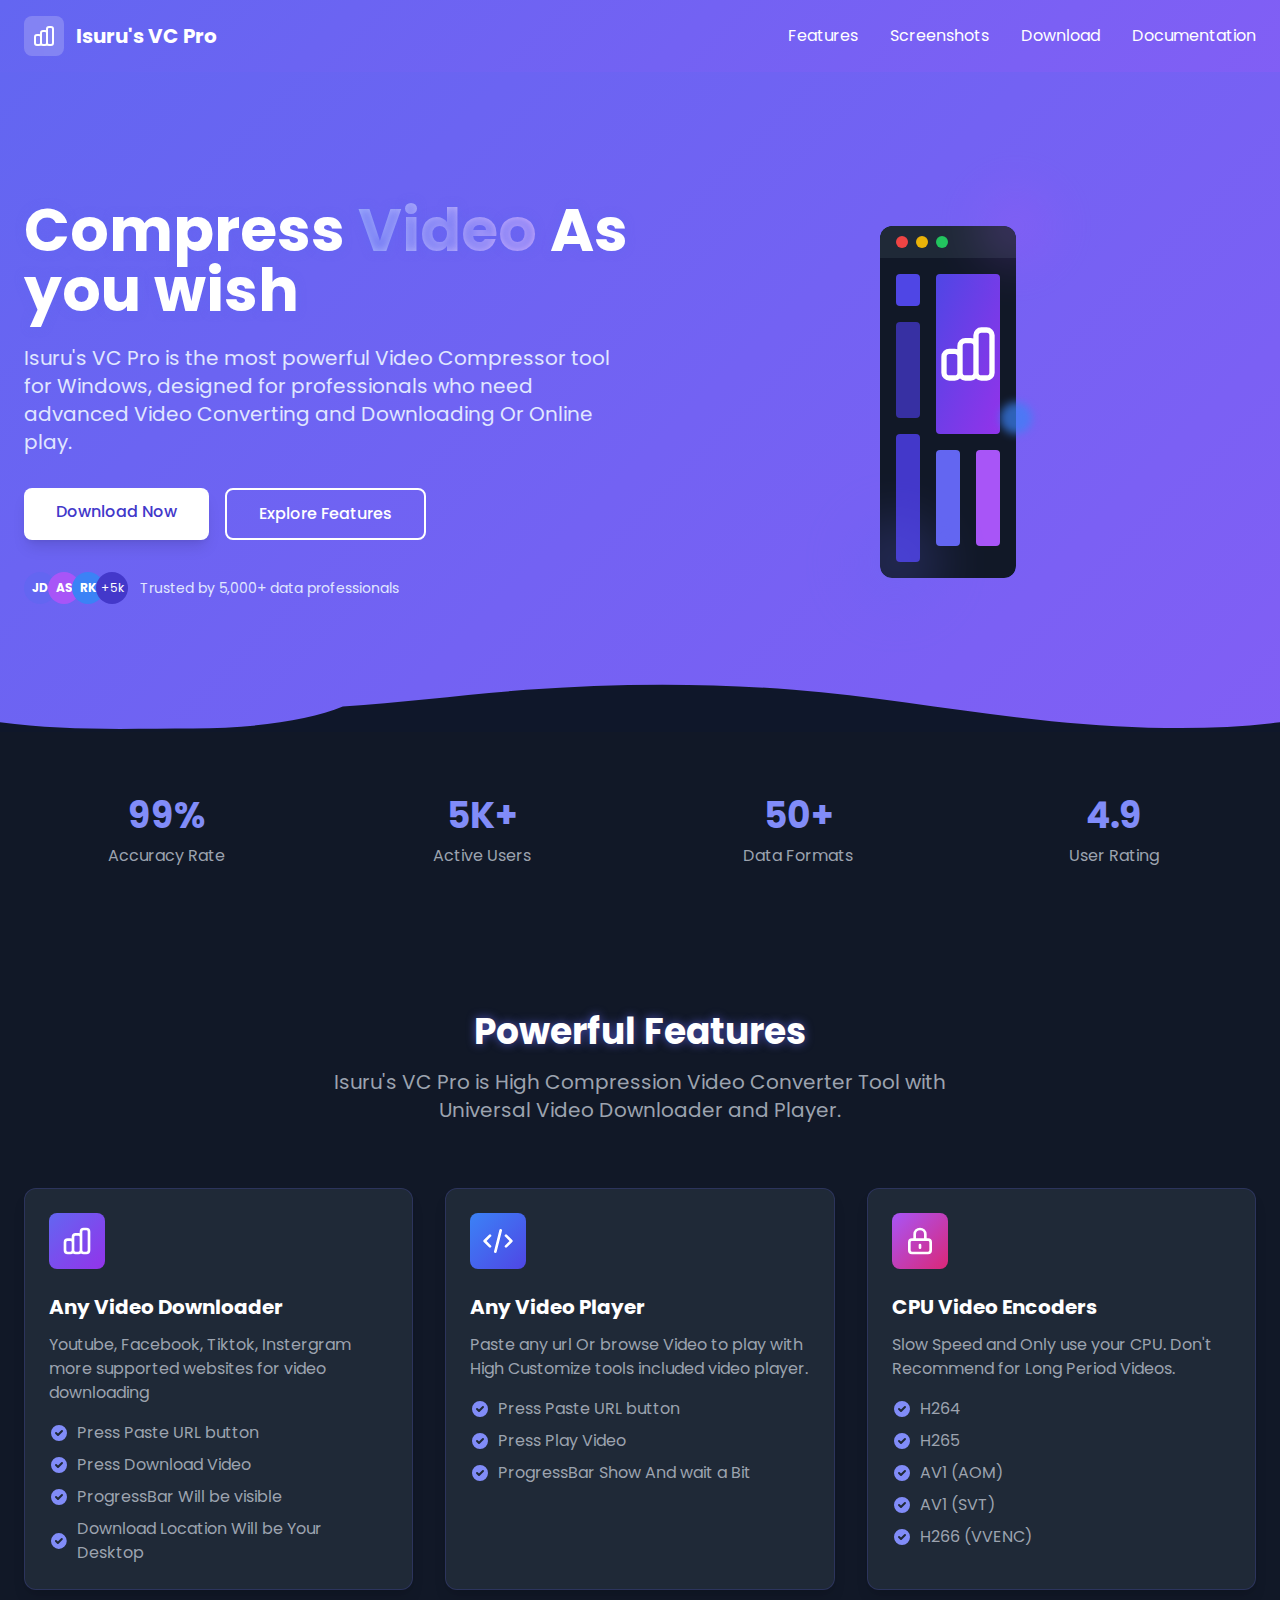
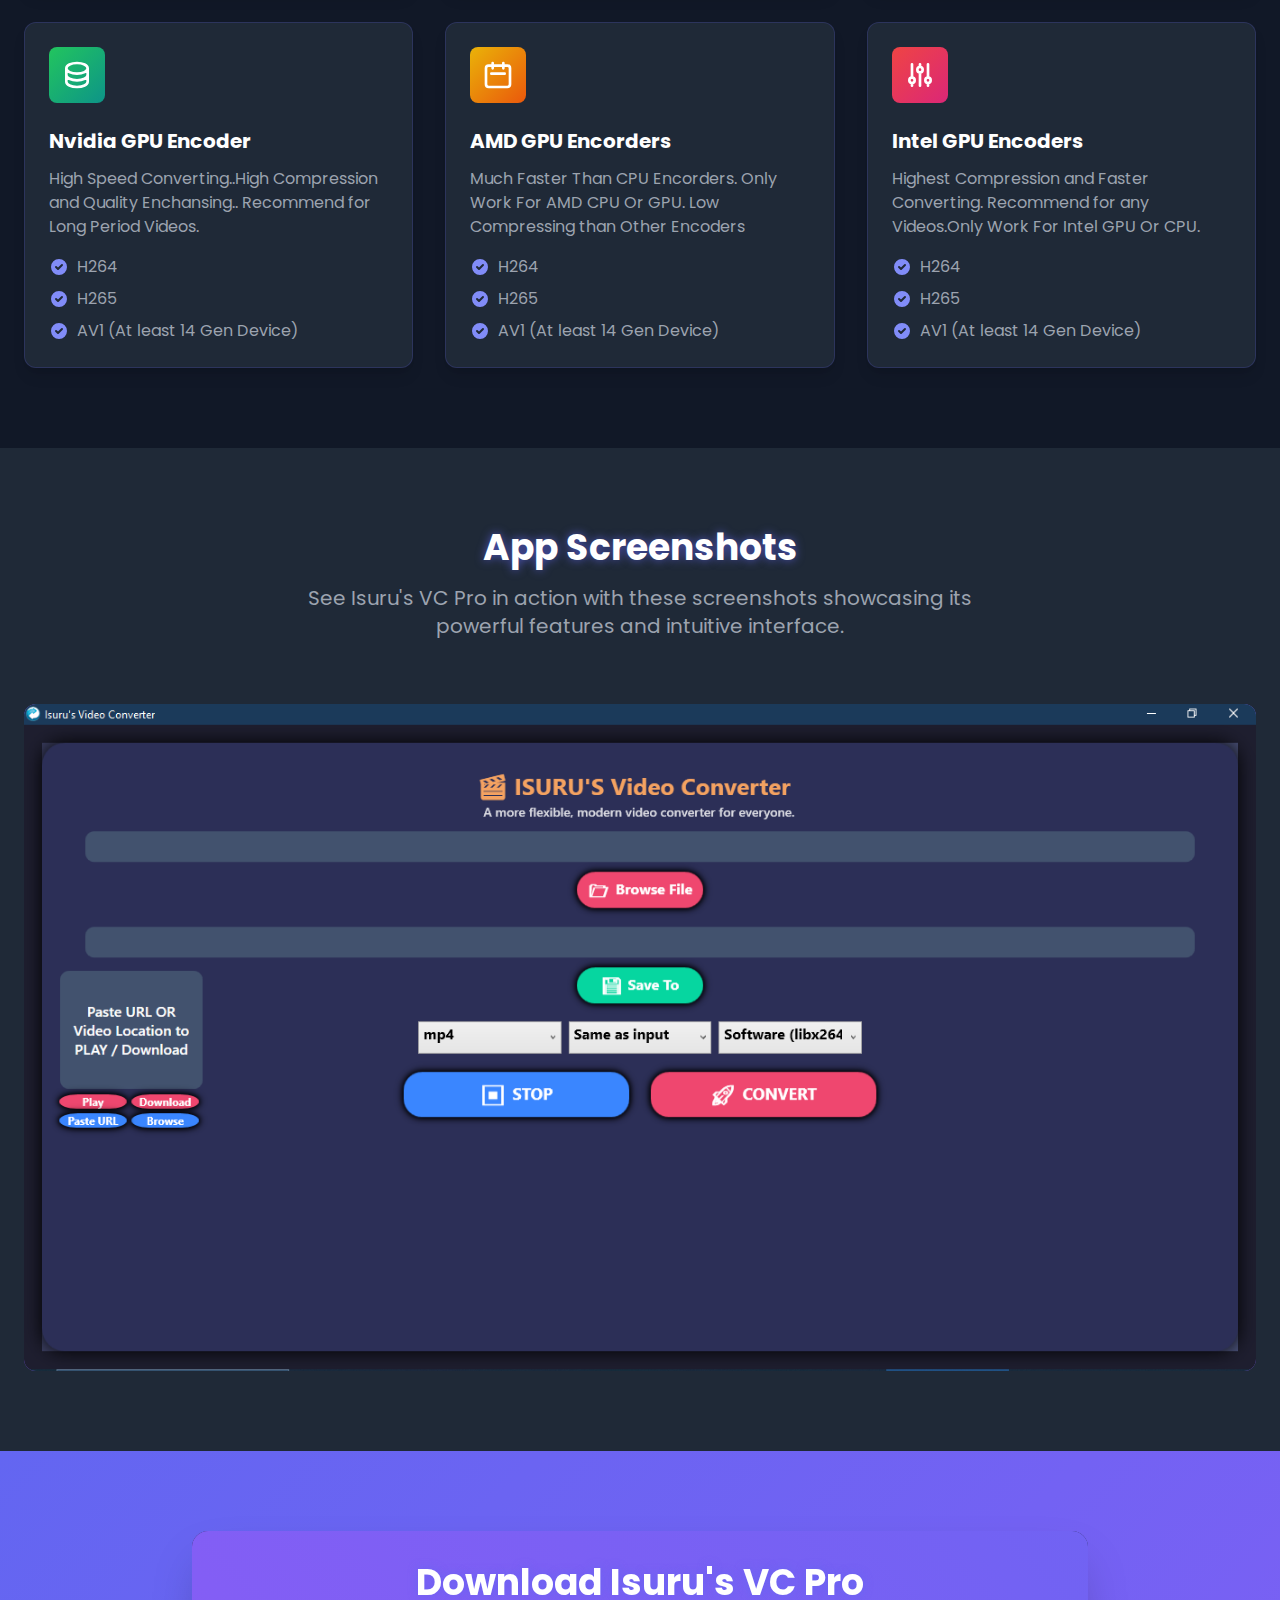
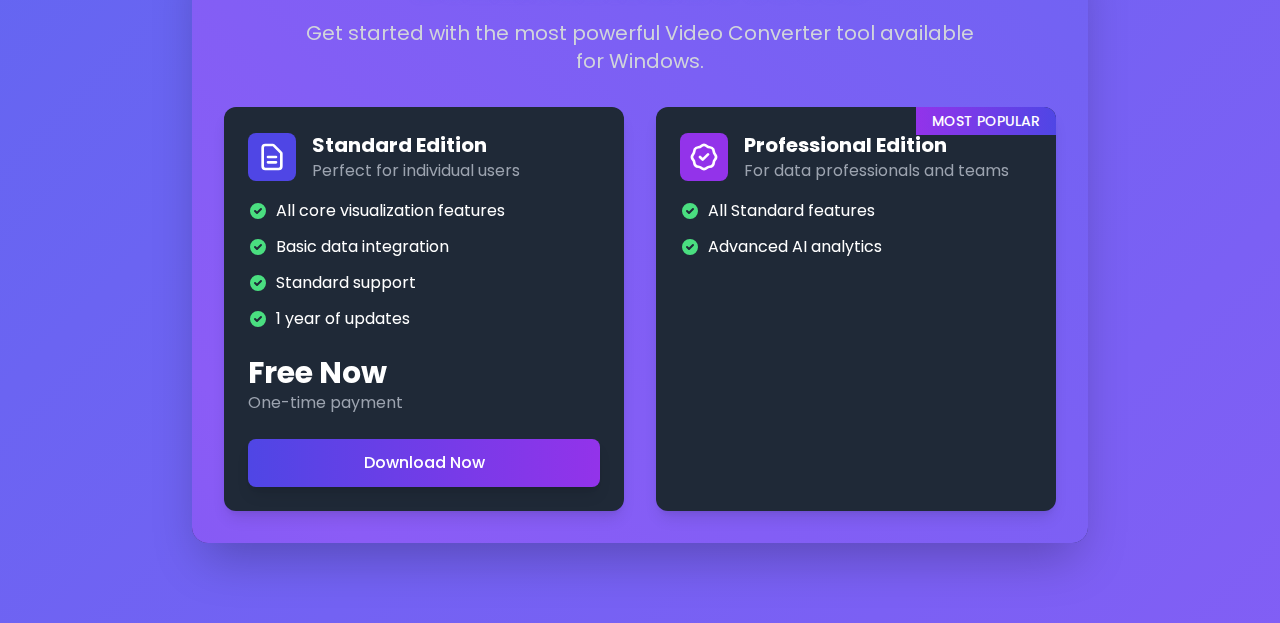
<file: Download Page/Download Page.html>
<!DOCTYPE html><html lang="en" webcrx="" data-scrapbook-source="https://beyxmr58qp4th0x2.canva-hosted-embed.com/codelet/AAEAEGJleXhtcjU4cXA0dGgweDIAAAAAAZe2bnAAiZN4jm-wb11KdJH0HuN6QAau7dEsAVG0aKOLCZoDZrA/"><head>
    <meta charset="UTF-8">
    <meta name="viewport" content="width=device-width, initial-scale=1.0">
    <title>Isuru's VC - Advanced Video Compression Tool</title>
    
    <link href="css2.css" rel="stylesheet">
    <style>
        body {
            font-family: 'Poppins', sans-serif;
            background-color: #0f172a;
            color: #fff;
            overflow-x: hidden;
        }
        
        /* Animated gradient background */
        .gradient-bg {
            background: linear-gradient(-45deg, #3b82f6, #4f46e5, #8b5cf6, #6366f1);
            background-size: 400% 400%;
            animation: gradient 15s ease infinite;
        }
        
        @keyframes gradient {
            0% {
                background-position: 0% 50%;
            }
            50% {
                background-position: 100% 50%;
            }
            100% {
                background-position: 0% 50%;
            }
        }
        
        /* Floating elements */
        .float {
            animation: float 6s ease-in-out infinite;
        }
        
        @keyframes float {
            0% {
                transform: translateY(0px);
            }
            50% {
                transform: translateY(-20px);
            }
            100% {
                transform: translateY(0px);
            }
        }
        
        /* Glow effect */
        .glow {
            box-shadow: 0 0 15px rgba(99, 102, 241, 0.5), 0 0 30px rgba(99, 102, 241, 0.3);
        }
        
        /* Parallax effect */
        .parallax {
            transition: transform 0.1s ease-out;
        }
        
        /* Animated button */
        .animated-btn {
            position: relative;
            overflow: hidden;
            transition: all 0.3s ease;
        }
        
        .animated-btn:before {
            content: '';
            position: absolute;
            top: 0;
            left: -100%;
            width: 100%;
            height: 100%;
            background: linear-gradient(90deg, transparent, rgba(255, 255, 255, 0.2), transparent);
            transition: all 0.6s ease;
        }
        
        .animated-btn:hover:before {
            left: 100%;
        }
        
        .animated-btn:hover {
            transform: translateY(-3px);
            box-shadow: 0 10px 20px rgba(79, 70, 229, 0.4);
        }
        
        /* Particle background */
        .particle {
            position: absolute;
            border-radius: 50%;
            pointer-events: none;
            opacity: 0.6;
            animation: particle-animation 15s infinite linear;
        }
        
        @keyframes particle-animation {
            0% {
                transform: translateY(0) rotate(0deg);
            }
            100% {
                transform: translateY(-1000px) rotate(720deg);
            }
        }
        
        /* Animated card */
        .feature-card {
            transition: all 0.3s ease;
            border: 1px solid rgba(99, 102, 241, 0.2);
            overflow: hidden;
        }
        
        .feature-card:hover {
            transform: translateY(-10px);
            border: 1px solid rgba(99, 102, 241, 0.8);
            box-shadow: 0 10px 30px rgba(79, 70, 229, 0.3);
        }
        
        .feature-card:before {
            content: '';
            position: absolute;
            top: -50%;
            left: -50%;
            width: 200%;
            height: 200%;
            background: radial-gradient(circle, rgba(99, 102, 241, 0.1) 0%, transparent 70%);
            opacity: 0;
            transition: opacity 0.5s ease;
        }
        
        .feature-card:hover:before {
            opacity: 1;
        }
        
        /* Glowing text */
        .glow-text {
            text-shadow: 0 0 10px rgba(99, 102, 241, 0.7);
        }
        
        /* Animated underline */
        .animated-underline {
            position: relative;
            display: inline-block;
        }
        
        .animated-underline:after {
            content: '';
            position: absolute;
            width: 100%;
            transform: scaleX(0);
            height: 2px;
            bottom: -2px;
            left: 0;
            background-color: #8b5cf6;
            transform-origin: bottom right;
            transition: transform 0.3s ease-out;
        }
        
        .animated-underline:hover:after {
            transform: scaleX(1);
            transform-origin: bottom left;
        }
        
        /* Scrollbar styling */
        ::-webkit-scrollbar {
            width: 10px;
        }
        
        ::-webkit-scrollbar-track {
            background: #1e293b;
        }
        
        ::-webkit-scrollbar-thumb {
            background: #4f46e5;
            border-radius: 5px;
        }
        
        ::-webkit-scrollbar-thumb:hover {
            background: #3730a3;
        }
        
        /* Screenshot carousel */
        .carousel {
            position: relative;
            overflow: hidden;
            border-radius: 12px;
        }
        
        .carousel-inner {
            display: flex;
            transition: transform 0.5s ease;
        }
        
        .carousel-item {
            min-width: 100%;
        }
        
        /* Animated numbers */
        .animate-number {
            animation: countUp 3s forwards;
        }
        
        @keyframes countUp {
            from {
                opacity: 0;
                transform: translateY(20px);
            }
            to {
                opacity: 1;
                transform: translateY(0);
            }
        }
        
        /* Animated icon */
        .pulse-icon {
            animation: pulse 2s infinite;
        }
        
        @keyframes pulse {
            0% {
                transform: scale(1);
            }
            50% {
                transform: scale(1.1);
            }
            100% {
                transform: scale(1);
            }
        }
        
        /* Neon border */
        .neon-border {
            position: relative;
            border-radius: 12px;
            overflow: hidden;
        }
        
        .neon-border:before {
            content: '';
            position: absolute;
            top: -2px;
            left: -2px;
            right: -2px;
            bottom: -2px;
            background: linear-gradient(45deg, #4f46e5, #8b5cf6, #6366f1, #3b82f6);
            background-size: 400% 400%;
            animation: gradient 15s ease infinite;
            z-index: -1;
            border-radius: 14px;
        }
    </style>
<style>*, ::before, ::after{--tw-border-spacing-x:0;--tw-border-spacing-y:0;--tw-translate-x:0;--tw-translate-y:0;--tw-rotate:0;--tw-skew-x:0;--tw-skew-y:0;--tw-scale-x:1;--tw-scale-y:1;--tw-pan-x: ;--tw-pan-y: ;--tw-pinch-zoom: ;--tw-scroll-snap-strictness:proximity;--tw-gradient-from-position: ;--tw-gradient-via-position: ;--tw-gradient-to-position: ;--tw-ordinal: ;--tw-slashed-zero: ;--tw-numeric-figure: ;--tw-numeric-spacing: ;--tw-numeric-fraction: ;--tw-ring-inset: ;--tw-ring-offset-width:0px;--tw-ring-offset-color:#fff;--tw-ring-color:rgb(59 130 246 / 0.5);--tw-ring-offset-shadow:0 0 #0000;--tw-ring-shadow:0 0 #0000;--tw-shadow:0 0 #0000;--tw-shadow-colored:0 0 #0000;--tw-blur: ;--tw-brightness: ;--tw-contrast: ;--tw-grayscale: ;--tw-hue-rotate: ;--tw-invert: ;--tw-saturate: ;--tw-sepia: ;--tw-drop-shadow: ;--tw-backdrop-blur: ;--tw-backdrop-brightness: ;--tw-backdrop-contrast: ;--tw-backdrop-grayscale: ;--tw-backdrop-hue-rotate: ;--tw-backdrop-invert: ;--tw-backdrop-opacity: ;--tw-backdrop-saturate: ;--tw-backdrop-sepia: ;--tw-contain-size: ;--tw-contain-layout: ;--tw-contain-paint: ;--tw-contain-style: }::backdrop{--tw-border-spacing-x:0;--tw-border-spacing-y:0;--tw-translate-x:0;--tw-translate-y:0;--tw-rotate:0;--tw-skew-x:0;--tw-skew-y:0;--tw-scale-x:1;--tw-scale-y:1;--tw-pan-x: ;--tw-pan-y: ;--tw-pinch-zoom: ;--tw-scroll-snap-strictness:proximity;--tw-gradient-from-position: ;--tw-gradient-via-position: ;--tw-gradient-to-position: ;--tw-ordinal: ;--tw-slashed-zero: ;--tw-numeric-figure: ;--tw-numeric-spacing: ;--tw-numeric-fraction: ;--tw-ring-inset: ;--tw-ring-offset-width:0px;--tw-ring-offset-color:#fff;--tw-ring-color:rgb(59 130 246 / 0.5);--tw-ring-offset-shadow:0 0 #0000;--tw-ring-shadow:0 0 #0000;--tw-shadow:0 0 #0000;--tw-shadow-colored:0 0 #0000;--tw-blur: ;--tw-brightness: ;--tw-contrast: ;--tw-grayscale: ;--tw-hue-rotate: ;--tw-invert: ;--tw-saturate: ;--tw-sepia: ;--tw-drop-shadow: ;--tw-backdrop-blur: ;--tw-backdrop-brightness: ;--tw-backdrop-contrast: ;--tw-backdrop-grayscale: ;--tw-backdrop-hue-rotate: ;--tw-backdrop-invert: ;--tw-backdrop-opacity: ;--tw-backdrop-saturate: ;--tw-backdrop-sepia: ;--tw-contain-size: ;--tw-contain-layout: ;--tw-contain-paint: ;--tw-contain-style: }/* ! tailwindcss v3.4.16 | MIT License | https://tailwindcss.com */*,::after,::before{box-sizing:border-box;border-width:0;border-style:solid;border-color:#e5e7eb}::after,::before{--tw-content:''}:host,html{line-height:1.5;-webkit-text-size-adjust:100%;-moz-tab-size:4;tab-size:4;font-family:ui-sans-serif, system-ui, sans-serif, "Apple Color Emoji", "Segoe UI Emoji", "Segoe UI Symbol", "Noto Color Emoji";font-feature-settings:normal;font-variation-settings:normal;-webkit-tap-highlight-color:transparent}body{margin:0;line-height:inherit}hr{height:0;color:inherit;border-top-width:1px}abbr:where([title]){-webkit-text-decoration:underline dotted;text-decoration:underline dotted}h1,h2,h3,h4,h5,h6{font-size:inherit;font-weight:inherit}a{color:inherit;text-decoration:inherit}b,strong{font-weight:bolder}code,kbd,pre,samp{font-family:ui-monospace, SFMono-Regular, Menlo, Monaco, Consolas, "Liberation Mono", "Courier New", monospace;font-feature-settings:normal;font-variation-settings:normal;font-size:1em}small{font-size:80%}sub,sup{font-size:75%;line-height:0;position:relative;vertical-align:baseline}sub{bottom:-.25em}sup{top:-.5em}table{text-indent:0;border-color:inherit;border-collapse:collapse}button,input,optgroup,select,textarea{font-family:inherit;font-feature-settings:inherit;font-variation-settings:inherit;font-size:100%;font-weight:inherit;line-height:inherit;letter-spacing:inherit;color:inherit;margin:0;padding:0}button,select{text-transform:none}button,input:where([type=button]),input:where([type=reset]),input:where([type=submit]){-webkit-appearance:button;background-color:transparent;background-image:none}:-moz-focusring{outline:auto}:-moz-ui-invalid{box-shadow:none}progress{vertical-align:baseline}::-webkit-inner-spin-button,::-webkit-outer-spin-button{height:auto}[type=search]{-webkit-appearance:textfield;outline-offset:-2px}::-webkit-search-decoration{-webkit-appearance:none}::-webkit-file-upload-button{-webkit-appearance:button;font:inherit}summary{display:list-item}blockquote,dd,dl,figure,h1,h2,h3,h4,h5,h6,hr,p,pre{margin:0}fieldset{margin:0;padding:0}legend{padding:0}menu,ol,ul{list-style:none;margin:0;padding:0}dialog{padding:0}textarea{resize:vertical}input::placeholder,textarea::placeholder{opacity:1;color:#9ca3af}[role=button],button{cursor:pointer}:disabled{cursor:default}audio,canvas,embed,iframe,img,object,svg,video{display:block;vertical-align:middle}img,video{max-width:100%;height:auto}[hidden]:where(:not([hidden=until-found])){display:none}.container{width:100%}@media (min-width: 640px){.container{max-width:640px}}@media (min-width: 768px){.container{max-width:768px}}@media (min-width: 1024px){.container{max-width:1024px}}@media (min-width: 1280px){.container{max-width:1280px}}@media (min-width: 1536px){.container{max-width:1536px}}.fixed{position:fixed}.absolute{position:absolute}.relative{position:relative}.inset-0{inset:0px}.-bottom-8{bottom:-2rem}.-left-8{left:-2rem}.-right-10{right:-2.5rem}.-right-4{right:-1rem}.-top-10{top:-2.5rem}.bottom-0{bottom:0px}.bottom-1\/3{bottom:33.333333%}.bottom-4{bottom:1rem}.left-0{left:0px}.left-4{left:1rem}.right-0{right:0px}.right-16{right:4rem}.right-24{right:6rem}.right-4{right:1rem}.right-8{right:2rem}.top-0{top:0px}.top-1\/2{top:50%}.top-1\/3{top:33.333333%}.top-1\/4{top:25%}.top-4{top:1rem}.z-0{z-index:0}.z-10{z-index:10}.z-50{z-index:50}.col-span-1{grid-column:span 1 / span 1}.col-span-2{grid-column:span 2 / span 2}.col-span-3{grid-column:span 3 / span 3}.col-span-4{grid-column:span 4 / span 4}.col-span-8{grid-column:span 8 / span 8}.col-span-9{grid-column:span 9 / span 9}.mx-auto{margin-left:auto;margin-right:auto}.mb-1{margin-bottom:0.25rem}.mb-12{margin-bottom:3rem}.mb-16{margin-bottom:4rem}.mb-2{margin-bottom:0.5rem}.mb-3{margin-bottom:0.75rem}.mb-4{margin-bottom:1rem}.mb-6{margin-bottom:1.5rem}.mb-8{margin-bottom:2rem}.ml-3{margin-left:0.75rem}.ml-4{margin-left:1rem}.ml-auto{margin-left:auto}.mr-2{margin-right:0.5rem}.mr-3{margin-right:0.75rem}.mr-4{margin-right:1rem}.mt-2{margin-top:0.5rem}.mt-3{margin-top:0.75rem}.mt-4{margin-top:1rem}.mt-8{margin-top:2rem}.block{display:block}.flex{display:flex}.grid{display:grid}.hidden{display:none}.h-1\/2{height:50%}.h-10{height:2.5rem}.h-12{height:3rem}.h-14{height:3.5rem}.h-16{height:4rem}.h-2{height:0.5rem}.h-20{height:5rem}.h-24{height:6rem}.h-3{height:0.75rem}.h-32{height:8rem}.h-4{height:1rem}.h-40{height:10rem}.h-5{height:1.25rem}.h-6{height:1.5rem}.h-64{height:16rem}.h-72{height:18rem}.h-8{height:2rem}.h-96{height:24rem}.h-full{height:100%}.w-1\/2{width:50%}.w-1\/3{width:33.333333%}.w-1\/4{width:25%}.w-10{width:2.5rem}.w-12{width:3rem}.w-14{width:3.5rem}.w-16{width:4rem}.w-2\/3{width:66.666667%}.w-20{width:5rem}.w-24{width:6rem}.w-3{width:0.75rem}.w-3\/4{width:75%}.w-32{width:8rem}.w-4{width:1rem}.w-5{width:1.25rem}.w-6{width:1.5rem}.w-8{width:2rem}.w-full{width:100%}.max-w-2xl{max-width:42rem}.max-w-4xl{max-width:56rem}.-translate-y-1\/2{--tw-translate-y:-50%;transform:translate(var(--tw-translate-x), var(--tw-translate-y)) rotate(var(--tw-rotate)) skewX(var(--tw-skew-x)) skewY(var(--tw-skew-y)) scaleX(var(--tw-scale-x)) scaleY(var(--tw-scale-y))}.transform{transform:translate(var(--tw-translate-x), var(--tw-translate-y)) rotate(var(--tw-rotate)) skewX(var(--tw-skew-x)) skewY(var(--tw-skew-y)) scaleX(var(--tw-scale-x)) scaleY(var(--tw-scale-y))}.grid-cols-1{grid-template-columns:repeat(1, minmax(0, 1fr))}.grid-cols-12{grid-template-columns:repeat(12, minmax(0, 1fr))}.grid-cols-2{grid-template-columns:repeat(2, minmax(0, 1fr))}.grid-cols-3{grid-template-columns:repeat(3, minmax(0, 1fr))}.flex-col{flex-direction:column}.items-center{align-items:center}.justify-center{justify-content:center}.justify-between{justify-content:space-between}.gap-2{gap:0.5rem}.gap-4{gap:1rem}.gap-8{gap:2rem}.-space-x-2 > :not([hidden]) ~ :not([hidden]){--tw-space-x-reverse:0;margin-right:calc(-0.5rem * var(--tw-space-x-reverse));margin-left:calc(-0.5rem * calc(1 - var(--tw-space-x-reverse)))}.space-x-2 > :not([hidden]) ~ :not([hidden]){--tw-space-x-reverse:0;margin-right:calc(0.5rem * var(--tw-space-x-reverse));margin-left:calc(0.5rem * calc(1 - var(--tw-space-x-reverse)))}.space-x-8 > :not([hidden]) ~ :not([hidden]){--tw-space-x-reverse:0;margin-right:calc(2rem * var(--tw-space-x-reverse));margin-left:calc(2rem * calc(1 - var(--tw-space-x-reverse)))}.space-y-2 > :not([hidden]) ~ :not([hidden]){--tw-space-y-reverse:0;margin-top:calc(0.5rem * calc(1 - var(--tw-space-y-reverse)));margin-bottom:calc(0.5rem * var(--tw-space-y-reverse))}.space-y-3 > :not([hidden]) ~ :not([hidden]){--tw-space-y-reverse:0;margin-top:calc(0.75rem * calc(1 - var(--tw-space-y-reverse)));margin-bottom:calc(0.75rem * var(--tw-space-y-reverse))}.space-y-4 > :not([hidden]) ~ :not([hidden]){--tw-space-y-reverse:0;margin-top:calc(1rem * calc(1 - var(--tw-space-y-reverse)));margin-bottom:calc(1rem * var(--tw-space-y-reverse))}.overflow-hidden{overflow:hidden}.rounded{border-radius:0.25rem}.rounded-2xl{border-radius:1rem}.rounded-full{border-radius:9999px}.rounded-lg{border-radius:0.5rem}.rounded-xl{border-radius:0.75rem}.rounded-t-lg{border-top-left-radius:0.5rem;border-top-right-radius:0.5rem}.border-2{border-width:2px}.border-4{border-width:4px}.border-indigo-500{--tw-border-opacity:1;border-color:rgb(99 102 241 / var(--tw-border-opacity, 1))}.border-purple-500{--tw-border-opacity:1;border-color:rgb(168 85 247 / var(--tw-border-opacity, 1))}.border-white{--tw-border-opacity:1;border-color:rgb(255 255 255 / var(--tw-border-opacity, 1))}.border-opacity-30{--tw-border-opacity:0.3}.bg-blue-500{--tw-bg-opacity:1;background-color:rgb(59 130 246 / var(--tw-bg-opacity, 1))}.bg-blue-700{--tw-bg-opacity:1;background-color:rgb(29 78 216 / var(--tw-bg-opacity, 1))}.bg-blue-800{--tw-bg-opacity:1;background-color:rgb(30 64 175 / var(--tw-bg-opacity, 1))}.bg-blue-900{--tw-bg-opacity:1;background-color:rgb(30 58 138 / var(--tw-bg-opacity, 1))}.bg-gray-500{--tw-bg-opacity:1;background-color:rgb(107 114 128 / var(--tw-bg-opacity, 1))}.bg-gray-700{--tw-bg-opacity:1;background-color:rgb(55 65 81 / var(--tw-bg-opacity, 1))}.bg-gray-800{--tw-bg-opacity:1;background-color:rgb(31 41 55 / var(--tw-bg-opacity, 1))}.bg-gray-900{--tw-bg-opacity:1;background-color:rgb(17 24 39 / var(--tw-bg-opacity, 1))}.bg-green-500{--tw-bg-opacity:1;background-color:rgb(34 197 94 / var(--tw-bg-opacity, 1))}.bg-indigo-500{--tw-bg-opacity:1;background-color:rgb(99 102 241 / var(--tw-bg-opacity, 1))}.bg-indigo-600{--tw-bg-opacity:1;background-color:rgb(79 70 229 / var(--tw-bg-opacity, 1))}.bg-indigo-700{--tw-bg-opacity:1;background-color:rgb(67 56 202 / var(--tw-bg-opacity, 1))}.bg-indigo-800{--tw-bg-opacity:1;background-color:rgb(55 48 163 / var(--tw-bg-opacity, 1))}.bg-indigo-900{--tw-bg-opacity:1;background-color:rgb(49 46 129 / var(--tw-bg-opacity, 1))}.bg-pink-500{--tw-bg-opacity:1;background-color:rgb(236 72 153 / var(--tw-bg-opacity, 1))}.bg-pink-700{--tw-bg-opacity:1;background-color:rgb(190 24 93 / var(--tw-bg-opacity, 1))}.bg-pink-800{--tw-bg-opacity:1;background-color:rgb(157 23 77 / var(--tw-bg-opacity, 1))}.bg-pink-900{--tw-bg-opacity:1;background-color:rgb(131 24 67 / var(--tw-bg-opacity, 1))}.bg-purple-500{--tw-bg-opacity:1;background-color:rgb(168 85 247 / var(--tw-bg-opacity, 1))}.bg-purple-600{--tw-bg-opacity:1;background-color:rgb(147 51 234 / var(--tw-bg-opacity, 1))}.bg-purple-700{--tw-bg-opacity:1;background-color:rgb(126 34 206 / var(--tw-bg-opacity, 1))}.bg-purple-800{--tw-bg-opacity:1;background-color:rgb(107 33 168 / var(--tw-bg-opacity, 1))}.bg-purple-900{--tw-bg-opacity:1;background-color:rgb(88 28 135 / var(--tw-bg-opacity, 1))}.bg-red-500{--tw-bg-opacity:1;background-color:rgb(239 68 68 / var(--tw-bg-opacity, 1))}.bg-transparent{background-color:transparent}.bg-white{--tw-bg-opacity:1;background-color:rgb(255 255 255 / var(--tw-bg-opacity, 1))}.bg-yellow-500{--tw-bg-opacity:1;background-color:rgb(234 179 8 / var(--tw-bg-opacity, 1))}.bg-opacity-10{--tw-bg-opacity:0.1}.bg-opacity-20{--tw-bg-opacity:0.2}.bg-opacity-80{--tw-bg-opacity:0.8}.bg-opacity-95{--tw-bg-opacity:0.95}.bg-gradient-to-br{background-image:linear-gradient(to bottom right, var(--tw-gradient-stops))}.bg-gradient-to-l{background-image:linear-gradient(to left, var(--tw-gradient-stops))}.bg-gradient-to-r{background-image:linear-gradient(to right, var(--tw-gradient-stops))}.from-blue-500{--tw-gradient-from:#3b82f6 var(--tw-gradient-from-position);--tw-gradient-to:rgb(59 130 246 / 0) var(--tw-gradient-to-position);--tw-gradient-stops:var(--tw-gradient-from), var(--tw-gradient-to)}.from-blue-600{--tw-gradient-from:#2563eb var(--tw-gradient-from-position);--tw-gradient-to:rgb(37 99 235 / 0) var(--tw-gradient-to-position);--tw-gradient-stops:var(--tw-gradient-from), var(--tw-gradient-to)}.from-gray-800{--tw-gradient-from:#1f2937 var(--tw-gradient-from-position);--tw-gradient-to:rgb(31 41 55 / 0) var(--tw-gradient-to-position);--tw-gradient-stops:var(--tw-gradient-from), var(--tw-gradient-to)}.from-green-500{--tw-gradient-from:#22c55e var(--tw-gradient-from-position);--tw-gradient-to:rgb(34 197 94 / 0) var(--tw-gradient-to-position);--tw-gradient-stops:var(--tw-gradient-from), var(--tw-gradient-to)}.from-green-600{--tw-gradient-from:#16a34a var(--tw-gradient-from-position);--tw-gradient-to:rgb(22 163 74 / 0) var(--tw-gradient-to-position);--tw-gradient-stops:var(--tw-gradient-from), var(--tw-gradient-to)}.from-indigo-300{--tw-gradient-from:#a5b4fc var(--tw-gradient-from-position);--tw-gradient-to:rgb(165 180 252 / 0) var(--tw-gradient-to-position);--tw-gradient-stops:var(--tw-gradient-from), var(--tw-gradient-to)}.from-indigo-500{--tw-gradient-from:#6366f1 var(--tw-gradient-from-position);--tw-gradient-to:rgb(99 102 241 / 0) var(--tw-gradient-to-position);--tw-gradient-stops:var(--tw-gradient-from), var(--tw-gradient-to)}.from-indigo-600{--tw-gradient-from:#4f46e5 var(--tw-gradient-from-position);--tw-gradient-to:rgb(79 70 229 / 0) var(--tw-gradient-to-position);--tw-gradient-stops:var(--tw-gradient-from), var(--tw-gradient-to)}.from-indigo-900{--tw-gradient-from:#312e81 var(--tw-gradient-from-position);--tw-gradient-to:rgb(49 46 129 / 0) var(--tw-gradient-to-position);--tw-gradient-stops:var(--tw-gradient-from), var(--tw-gradient-to)}.from-purple-500{--tw-gradient-from:#a855f7 var(--tw-gradient-from-position);--tw-gradient-to:rgb(168 85 247 / 0) var(--tw-gradient-to-position);--tw-gradient-stops:var(--tw-gradient-from), var(--tw-gradient-to)}.from-purple-600{--tw-gradient-from:#9333ea var(--tw-gradient-from-position);--tw-gradient-to:rgb(147 51 234 / 0) var(--tw-gradient-to-position);--tw-gradient-stops:var(--tw-gradient-from), var(--tw-gradient-to)}.from-red-500{--tw-gradient-from:#ef4444 var(--tw-gradient-from-position);--tw-gradient-to:rgb(239 68 68 / 0) var(--tw-gradient-to-position);--tw-gradient-stops:var(--tw-gradient-from), var(--tw-gradient-to)}.from-yellow-500{--tw-gradient-from:#eab308 var(--tw-gradient-from-position);--tw-gradient-to:rgb(234 179 8 / 0) var(--tw-gradient-to-position);--tw-gradient-stops:var(--tw-gradient-from), var(--tw-gradient-to)}.to-gray-900{--tw-gradient-to:#111827 var(--tw-gradient-to-position)}.to-indigo-600{--tw-gradient-to:#4f46e5 var(--tw-gradient-to-position)}.to-orange-600{--tw-gradient-to:#ea580c var(--tw-gradient-to-position)}.to-pink-600{--tw-gradient-to:#db2777 var(--tw-gradient-to-position)}.to-purple-300{--tw-gradient-to:#d8b4fe var(--tw-gradient-to-position)}.to-purple-600{--tw-gradient-to:#9333ea var(--tw-gradient-to-position)}.to-purple-900{--tw-gradient-to:#581c87 var(--tw-gradient-to-position)}.to-teal-600{--tw-gradient-to:#0d9488 var(--tw-gradient-to-position)}.bg-clip-text{-webkit-background-clip:text;background-clip:text}.p-2{padding:0.5rem}.p-3{padding:0.75rem}.p-4{padding:1rem}.p-6{padding:1.5rem}.p-8{padding:2rem}.px-4{padding-left:1rem;padding-right:1rem}.px-6{padding-left:1.5rem;padding-right:1.5rem}.px-8{padding-left:2rem;padding-right:2rem}.py-1{padding-top:0.25rem;padding-bottom:0.25rem}.py-16{padding-top:4rem;padding-bottom:4rem}.py-2{padding-top:0.5rem;padding-bottom:0.5rem}.py-20{padding-top:5rem;padding-bottom:5rem}.py-3{padding-top:0.75rem;padding-bottom:0.75rem}.py-4{padding-top:1rem;padding-bottom:1rem}.text-center{text-align:center}.text-3xl{font-size:1.875rem;line-height:2.25rem}.text-4xl{font-size:2.25rem;line-height:2.5rem}.text-sm{font-size:0.875rem;line-height:1.25rem}.text-xl{font-size:1.25rem;line-height:1.75rem}.text-xs{font-size:0.75rem;line-height:1rem}.font-bold{font-weight:700}.font-medium{font-weight:500}.leading-none{line-height:1}.leading-tight{line-height:1.25}.text-gray-300{--tw-text-opacity:1;color:rgb(209 213 219 / var(--tw-text-opacity, 1))}.text-gray-400{--tw-text-opacity:1;color:rgb(156 163 175 / var(--tw-text-opacity, 1))}.text-green-400{--tw-text-opacity:1;color:rgb(74 222 128 / var(--tw-text-opacity, 1))}.text-indigo-100{--tw-text-opacity:1;color:rgb(224 231 255 / var(--tw-text-opacity, 1))}.text-indigo-400{--tw-text-opacity:1;color:rgb(129 140 248 / var(--tw-text-opacity, 1))}.text-indigo-700{--tw-text-opacity:1;color:rgb(67 56 202 / var(--tw-text-opacity, 1))}.text-transparent{color:transparent}.text-white{--tw-text-opacity:1;color:rgb(255 255 255 / var(--tw-text-opacity, 1))}.opacity-10{opacity:0.1}.opacity-100{opacity:1}.opacity-20{opacity:0.2}.opacity-50{opacity:0.5}.opacity-70{opacity:0.7}.shadow-2xl{--tw-shadow:0 25px 50px -12px rgb(0 0 0 / 0.25);--tw-shadow-colored:0 25px 50px -12px var(--tw-shadow-color);box-shadow:var(--tw-ring-offset-shadow, 0 0 #0000), var(--tw-ring-shadow, 0 0 #0000), var(--tw-shadow)}.shadow-lg{--tw-shadow:0 10px 15px -3px rgb(0 0 0 / 0.1), 0 4px 6px -4px rgb(0 0 0 / 0.1);--tw-shadow-colored:0 10px 15px -3px var(--tw-shadow-color), 0 4px 6px -4px var(--tw-shadow-color);box-shadow:var(--tw-ring-offset-shadow, 0 0 #0000), var(--tw-ring-shadow, 0 0 #0000), var(--tw-shadow)}.blur-sm{--tw-blur:blur(4px);filter:var(--tw-blur) var(--tw-brightness) var(--tw-contrast) var(--tw-grayscale) var(--tw-hue-rotate) var(--tw-invert) var(--tw-saturate) var(--tw-sepia) var(--tw-drop-shadow)}.blur-xl{--tw-blur:blur(24px);filter:var(--tw-blur) var(--tw-brightness) var(--tw-contrast) var(--tw-grayscale) var(--tw-hue-rotate) var(--tw-invert) var(--tw-saturate) var(--tw-sepia) var(--tw-drop-shadow)}.backdrop-blur-lg{--tw-backdrop-blur:blur(16px);-webkit-backdrop-filter:var(--tw-backdrop-blur) var(--tw-backdrop-brightness) var(--tw-backdrop-contrast) var(--tw-backdrop-grayscale) var(--tw-backdrop-hue-rotate) var(--tw-backdrop-invert) var(--tw-backdrop-opacity) var(--tw-backdrop-saturate) var(--tw-backdrop-sepia);backdrop-filter:var(--tw-backdrop-blur) var(--tw-backdrop-brightness) var(--tw-backdrop-contrast) var(--tw-backdrop-grayscale) var(--tw-backdrop-hue-rotate) var(--tw-backdrop-invert) var(--tw-backdrop-opacity) var(--tw-backdrop-saturate) var(--tw-backdrop-sepia)}.transition{transition-property:color, background-color, border-color, fill, stroke, opacity, box-shadow, transform, filter, -webkit-text-decoration-color, -webkit-backdrop-filter;transition-property:color, background-color, border-color, text-decoration-color, fill, stroke, opacity, box-shadow, transform, filter, backdrop-filter;transition-property:color, background-color, border-color, text-decoration-color, fill, stroke, opacity, box-shadow, transform, filter, backdrop-filter, -webkit-text-decoration-color, -webkit-backdrop-filter;transition-timing-function:cubic-bezier(0.4, 0, 0.2, 1);transition-duration:150ms}.hover\:bg-indigo-700:hover{--tw-bg-opacity:1;background-color:rgb(67 56 202 / var(--tw-bg-opacity, 1))}.hover\:bg-white:hover{--tw-bg-opacity:1;background-color:rgb(255 255 255 / var(--tw-bg-opacity, 1))}.hover\:bg-opacity-10:hover{--tw-bg-opacity:0.1}.hover\:bg-opacity-95:hover{--tw-bg-opacity:0.95}.hover\:from-indigo-700:hover{--tw-gradient-from:#4338ca var(--tw-gradient-from-position);--tw-gradient-to:rgb(67 56 202 / 0) var(--tw-gradient-to-position);--tw-gradient-stops:var(--tw-gradient-from), var(--tw-gradient-to)}.hover\:to-purple-700:hover{--tw-gradient-to:#7e22ce var(--tw-gradient-to-position)}.hover\:text-indigo-200:hover{--tw-text-opacity:1;color:rgb(199 210 254 / var(--tw-text-opacity, 1))}.focus\:outline-none:focus{outline:2px solid transparent;outline-offset:2px}@media (min-width: 640px){.sm\:flex-row{flex-direction:row}.sm\:space-x-4 > :not([hidden]) ~ :not([hidden]){--tw-space-x-reverse:0;margin-right:calc(1rem * var(--tw-space-x-reverse));margin-left:calc(1rem * calc(1 - var(--tw-space-x-reverse)))}.sm\:space-y-0 > :not([hidden]) ~ :not([hidden]){--tw-space-y-reverse:0;margin-top:calc(0px * calc(1 - var(--tw-space-y-reverse)));margin-bottom:calc(0px * var(--tw-space-y-reverse))}}@media (min-width: 768px){.md\:mb-0{margin-bottom:0px}.md\:flex{display:flex}.md\:hidden{display:none}.md\:w-1\/2{width:50%}.md\:grid-cols-2{grid-template-columns:repeat(2, minmax(0, 1fr))}.md\:grid-cols-3{grid-template-columns:repeat(3, minmax(0, 1fr))}.md\:grid-cols-4{grid-template-columns:repeat(4, minmax(0, 1fr))}.md\:flex-row{flex-direction:row}.md\:py-32{padding-top:8rem;padding-bottom:8rem}.md\:text-4xl{font-size:2.25rem;line-height:2.5rem}.md\:text-6xl{font-size:3.75rem;line-height:1}}</style></head>
<body>
    <!-- Particle Background -->
    <div id="particles-container" class="fixed inset-0 z-0"></div>
    
    <!-- Header -->
    <header class="relative z-10 gradient-bg">
        <nav class="container mx-auto px-6 py-4 flex justify-between items-center">
            <div class="flex items-center">
                <div class="h-10 w-10 rounded-lg bg-white bg-opacity-20 backdrop-blur-lg flex items-center justify-center mr-3">
                    <svg xmlns="http://www.w3.org/2000/svg" class="h-6 w-6 text-white" fill="none" viewBox="0 0 24 24" stroke="currentColor">
                        <path stroke-linecap="round" stroke-linejoin="round" stroke-width="2" d="M9 19v-6a2 2 0 00-2-2H5a2 2 0 00-2 2v6a2 2 0 002 2h2a2 2 0 002-2zm0 0V9a2 2 0 012-2h2a2 2 0 012 2v10m-6 0a2 2 0 002 2h2a2 2 0 002-2m0 0V5a2 2 0 012-2h2a2 2 0 012 2v14a2 2 0 01-2 2h-2a2 2 0 01-2-2z"></path>
                    </svg>
                </div>
                <span class="text-xl font-bold">Isuru's VC Pro</span>
            </div>
            <div class="hidden md:flex space-x-8">
                <a href="#features" class="text-white hover:text-indigo-200 transition animated-underline">Features</a>
                <a href="#screenshots" class="text-white hover:text-indigo-200 transition animated-underline">Screenshots</a>
                <a href="#download" class="text-white hover:text-indigo-200 transition animated-underline">Download</a>
                <a href="#documentation" class="text-white hover:text-indigo-200 transition animated-underline">Documentation</a>
            </div>
            <div class="md:hidden">
                <button id="menu-toggle" class="text-white focus:outline-none">
                    <svg xmlns="http://www.w3.org/2000/svg" class="h-6 w-6" fill="none" viewBox="0 0 24 24" stroke="currentColor">
                        <path stroke-linecap="round" stroke-linejoin="round" stroke-width="2" d="M4 6h16M4 12h16M4 18h16"></path>
                    </svg>
                </button>
            </div>
        </nav>
        
        <!-- Mobile Menu -->
        <div id="mobile-menu" class="hidden md:hidden bg-indigo-900 bg-opacity-95 backdrop-blur-lg p-4 absolute w-full z-50">
            <a href="#features" class="block py-2 text-white hover:text-indigo-200 transition">Features</a>
            <a href="#screenshots" class="block py-2 text-white hover:text-indigo-200 transition">Screenshots</a>
            <a href="#download" class="block py-2 text-white hover:text-indigo-200 transition">Download</a>
            <a href="#documentation" class="block py-2 text-white hover:text-indigo-200 transition">Documentation</a>
        </div>
    </header>

    <!-- Hero Section -->
    <section class="relative z-10 gradient-bg px-6 py-20 md:py-32">
        <div class="container mx-auto">
            <div class="flex flex-col md:flex-row items-center">
                <div class="md:w-1/2 mb-12 md:mb-0">
                    <h1 class="text-4xl md:text-6xl font-bold mb-6 leading-tight glow-text">
                        Compress <span class="text-transparent bg-clip-text bg-gradient-to-r from-indigo-300 to-purple-300">Video</span> As you wish
                    </h1>
                    <p class="text-xl text-indigo-100 mb-8">
                        Isuru's VC Pro is the most powerful Video Compressor tool for Windows, designed for professionals who need advanced Video Converting and Downloading Or Online play.
                    </p>
                    <div class="flex flex-col sm:flex-row space-y-4 sm:space-y-0 sm:space-x-4">
                        <a href="#download" class="animated-btn bg-white text-indigo-700 font-medium py-3 px-8 rounded-lg text-center hover:bg-opacity-95 shadow-lg">
                            Download Now
                        </a>
                        <a href="#features" class="animated-btn bg-transparent border-2 border-white text-white font-medium py-3 px-8 rounded-lg text-center hover:bg-white hover:bg-opacity-10 transition">
                            Explore Features
                        </a>
                    </div>
                    <div class="mt-8 flex items-center">
                        <div class="flex -space-x-2">
                            <div class="h-8 w-8 rounded-full bg-indigo-500 flex items-center justify-center text-xs font-bold">JD</div>
                            <div class="h-8 w-8 rounded-full bg-purple-500 flex items-center justify-center text-xs font-bold">AS</div>
                            <div class="h-8 w-8 rounded-full bg-blue-500 flex items-center justify-center text-xs font-bold">RK</div>
                            <div class="h-8 w-8 rounded-full bg-indigo-700 flex items-center justify-center text-xs">+5k</div>
                        </div>
                        <span class="ml-3 text-indigo-100 text-sm">Trusted by 5,000+ data professionals</span>
                    </div>
                </div>
                <div class="md:w-1/2 flex justify-center">
                    <div class="relative">
                        <!-- App mockup -->
                        <div class="neon-border">
                            <div class="bg-gray-900 rounded-xl overflow-hidden shadow-2xl float">
                                <div class="h-8 bg-gray-800 flex items-center px-4">
                                    <div class="flex space-x-2">
                                        <div class="h-3 w-3 rounded-full bg-red-500"></div>
                                        <div class="h-3 w-3 rounded-full bg-yellow-500"></div>
                                        <div class="h-3 w-3 rounded-full bg-green-500"></div>
                                    </div>
                                </div>
                                <div class="p-4">
                                    <div class="grid grid-cols-3 gap-4">
                                        <div class="col-span-1 space-y-4">
                                            <div class="h-8 bg-indigo-600 rounded"></div>
                                            <div class="h-24 bg-indigo-800 rounded"></div>
                                            <div class="h-32 bg-indigo-700 rounded"></div>
                                        </div>
                                        <div class="col-span-2 space-y-4">
                                            <div class="h-40 bg-gradient-to-br from-indigo-600 to-purple-600 rounded flex items-center justify-center">
                                                <svg xmlns="http://www.w3.org/2000/svg" class="h-16 w-16 text-white pulse-icon" fill="none" viewBox="0 0 24 24" stroke="currentColor">
                                                    <path stroke-linecap="round" stroke-linejoin="round" stroke-width="2" d="M9 19v-6a2 2 0 00-2-2H5a2 2 0 00-2 2v6a2 2 0 002 2h2a2 2 0 002-2zm0 0V9a2 2 0 012-2h2a2 2 0 012 2v10m-6 0a2 2 0 002 2h2a2 2 0 002-2m0 0V5a2 2 0 012-2h2a2 2 0 012 2v14a2 2 0 01-2 2h-2a2 2 0 01-2-2z"></path>
                                                </svg>
                                            </div>
                                            <div class="grid grid-cols-2 gap-4">
                                                <div class="h-24 bg-indigo-500 rounded"></div>
                                                <div class="h-24 bg-purple-500 rounded"></div>
                                            </div>
                                        </div>
                                    </div>
                                </div>
                            </div>
                        </div>
                        
                        <!-- Decorative elements -->
                        <div class="absolute -top-10 -right-10 h-20 w-20 bg-purple-500 rounded-full opacity-20 blur-xl"></div>
                        <div class="absolute -bottom-8 -left-8 h-24 w-24 bg-indigo-500 rounded-full opacity-20 blur-xl"></div>
                        <div class="absolute top-1/2 -right-4 h-8 w-8 bg-blue-500 rounded-full opacity-70 blur-sm"></div>
                    </div>
                </div>
            </div>
        </div>
        
        <!-- Wave separator -->
        <div class="absolute bottom-0 left-0 w-full overflow-hidden leading-none">
            <svg xmlns="http://www.w3.org/2000/svg" viewBox="0 0 1200 120" preserveAspectRatio="none" class="relative block h-12 w-full" fill="#0f172a">
                <path d="M321.39,56.44c58-10.79,114.16-30.13,172-41.86,82.39-16.72,168.19-17.73,250.45-.39C823.78,31,906.67,72,985.66,92.83c70.05,18.48,146.53,26.09,214.34,3V120H0V95.8C59.71,118.11,123.11,111.17,181,111.17,239.69,111.17,290.75,89.61,321.39,56.44Z"></path>
            </svg>
        </div>
    </section>

    <!-- Stats Section -->
    <section class="relative z-10 py-16 bg-gray-900">
        <div class="container mx-auto px-6">
            <div class="grid grid-cols-2 md:grid-cols-4 gap-8">
                <div class="text-center">
                    <div class="text-4xl font-bold text-indigo-400 mb-2 animate-number">99%</div>
                    <div class="text-gray-400">Accuracy Rate</div>
                </div>
                <div class="text-center">
                    <div class="text-4xl font-bold text-indigo-400 mb-2 animate-number">5K+</div>
                    <div class="text-gray-400">Active Users</div>
                </div>
                <div class="text-center">
                    <div class="text-4xl font-bold text-indigo-400 mb-2 animate-number">50+</div>
                    <div class="text-gray-400">Data Formats</div>
                </div>
                <div class="text-center">
                    <div class="text-4xl font-bold text-indigo-400 mb-2 animate-number">4.9</div>
                    <div class="text-gray-400">User Rating</div>
                </div>
            </div>
        </div>
    </section>

    <!-- Features Section -->
    <section id="features" class="relative z-10 py-20 bg-gray-900">
        <div class="container mx-auto px-6">
            <div class="text-center mb-16">
                <h2 class="text-3xl md:text-4xl font-bold mb-4 glow-text">Powerful Features</h2>
                <p class="text-xl text-gray-400 max-w-2xl mx-auto">
                    Isuru's VC Pro is High Compression Video Converter Tool with Universal Video Downloader and Player.
                </p>
            </div>
            
            <div class="grid grid-cols-1 md:grid-cols-3 gap-8">
                <!-- Feature 1 -->
                <div class="feature-card relative bg-gray-800 rounded-xl p-6 shadow-lg">
                    <div class="h-14 w-14 bg-gradient-to-br from-indigo-500 to-purple-600 rounded-lg flex items-center justify-center mb-6">
                        <svg xmlns="http://www.w3.org/2000/svg" class="h-8 w-8 text-white" fill="none" viewBox="0 0 24 24" stroke="currentColor">
                            <path stroke-linecap="round" stroke-linejoin="round" stroke-width="2" d="M9 19v-6a2 2 0 00-2-2H5a2 2 0 00-2 2v6a2 2 0 002 2h2a2 2 0 002-2zm0 0V9a2 2 0 012-2h2a2 2 0 012 2v10m-6 0a2 2 0 002 2h2a2 2 0 002-2m0 0V5a2 2 0 012-2h2a2 2 0 012 2v14a2 2 0 01-2 2h-2a2 2 0 01-2-2z"></path>
                        </svg>
                    </div>
                    <h3 class="text-xl font-bold mb-3">Any Video Downloader</h3>
                    <p class="text-gray-400 mb-4">
                        Youtube, Facebook, Tiktok, Instergram more supported websites for video downloading
                    </p>
                    <ul class="space-y-2 text-gray-400">
                        <li class="flex items-center">
                            <svg xmlns="http://www.w3.org/2000/svg" class="h-5 w-5 text-indigo-400 mr-2" viewBox="0 0 20 20" fill="currentColor">
                                <path fill-rule="evenodd" d="M10 18a8 8 0 100-16 8 8 0 000 16zm3.707-9.293a1 1 0 00-1.414-1.414L9 10.586 7.707 9.293a1 1 0 00-1.414 1.414l2 2a1 1 0 001.414 0l4-4z" clip-rule="evenodd"></path>
                            </svg>
                            Press Paste URL button
                        </li>
                        <li class="flex items-center">
                            <svg xmlns="http://www.w3.org/2000/svg" class="h-5 w-5 text-indigo-400 mr-2" viewBox="0 0 20 20" fill="currentColor">
                                <path fill-rule="evenodd" d="M10 18a8 8 0 100-16 8 8 0 000 16zm3.707-9.293a1 1 0 00-1.414-1.414L9 10.586 7.707 9.293a1 1 0 00-1.414 1.414l2 2a1 1 0 001.414 0l4-4z" clip-rule="evenodd"></path>
                            </svg>
                            Press Download Video
                        </li>
                        <li class="flex items-center">
                            <svg xmlns="http://www.w3.org/2000/svg" class="h-5 w-5 text-indigo-400 mr-2" viewBox="0 0 20 20" fill="currentColor">
                                <path fill-rule="evenodd" d="M10 18a8 8 0 100-16 8 8 0 000 16zm3.707-9.293a1 1 0 00-1.414-1.414L9 10.586 7.707 9.293a1 1 0 00-1.414 1.414l2 2a1 1 0 001.414 0l4-4z" clip-rule="evenodd"></path>
                            </svg>
                            ProgressBar Will be visible
                        </li>
						<li class="flex items-center">
                            <svg xmlns="http://www.w3.org/2000/svg" class="h-5 w-5 text-indigo-400 mr-2" viewBox="0 0 20 20" fill="currentColor">
                                <path fill-rule="evenodd" d="M10 18a8 8 0 100-16 8 8 0 000 16zm3.707-9.293a1 1 0 00-1.414-1.414L9 10.586 7.707 9.293a1 1 0 00-1.414 1.414l2 2a1 1 0 001.414 0l4-4z" clip-rule="evenodd"></path>
                            </svg>
                            Download Location Will be Your Desktop
                        </li>
                    </ul>
                </div>
                
                <!-- Feature 2 -->
                <div class="feature-card relative bg-gray-800 rounded-xl p-6 shadow-lg">
                    <div class="h-14 w-14 bg-gradient-to-br from-blue-500 to-indigo-600 rounded-lg flex items-center justify-center mb-6">
                        <svg xmlns="http://www.w3.org/2000/svg" class="h-8 w-8 text-white" fill="none" viewBox="0 0 24 24" stroke="currentColor">
                            <path stroke-linecap="round" stroke-linejoin="round" stroke-width="2" d="M10 20l4-16m4 4l4 4-4 4M6 16l-4-4 4-4"></path>
                        </svg>
                    </div>
                    <h3 class="text-xl font-bold mb-3">Any Video Player</h3>
                    <p class="text-gray-400 mb-4">
                        Paste any url Or browse Video to play with High Customize tools included video player.
                    </p>
                    <ul class="space-y-2 text-gray-400">
                        <li class="flex items-center">
                            <svg xmlns="http://www.w3.org/2000/svg" class="h-5 w-5 text-indigo-400 mr-2" viewBox="0 0 20 20" fill="currentColor">
                                <path fill-rule="evenodd" d="M10 18a8 8 0 100-16 8 8 0 000 16zm3.707-9.293a1 1 0 00-1.414-1.414L9 10.586 7.707 9.293a1 1 0 00-1.414 1.414l2 2a1 1 0 001.414 0l4-4z" clip-rule="evenodd"></path>
                            </svg>
                            Press Paste URL button
                        </li>
                        <li class="flex items-center">
                            <svg xmlns="http://www.w3.org/2000/svg" class="h-5 w-5 text-indigo-400 mr-2" viewBox="0 0 20 20" fill="currentColor">
                                <path fill-rule="evenodd" d="M10 18a8 8 0 100-16 8 8 0 000 16zm3.707-9.293a1 1 0 00-1.414-1.414L9 10.586 7.707 9.293a1 1 0 00-1.414 1.414l2 2a1 1 0 001.414 0l4-4z" clip-rule="evenodd"></path>
                            </svg>
                            Press Play Video
                        </li>
                        <li class="flex items-center">
                            <svg xmlns="http://www.w3.org/2000/svg" class="h-5 w-5 text-indigo-400 mr-2" viewBox="0 0 20 20" fill="currentColor">
                                <path fill-rule="evenodd" d="M10 18a8 8 0 100-16 8 8 0 000 16zm3.707-9.293a1 1 0 00-1.414-1.414L9 10.586 7.707 9.293a1 1 0 00-1.414 1.414l2 2a1 1 0 001.414 0l4-4z" clip-rule="evenodd"></path>
                            </svg>
                            ProgressBar Show And wait a Bit
                        </li>
                    </ul>
                </div>
                
                <!-- Feature 3 -->
                <div class="feature-card relative bg-gray-800 rounded-xl p-6 shadow-lg">
                    <div class="h-14 w-14 bg-gradient-to-br from-purple-500 to-pink-600 rounded-lg flex items-center justify-center mb-6">
                        <svg xmlns="http://www.w3.org/2000/svg" class="h-8 w-8 text-white" fill="none" viewBox="0 0 24 24" stroke="currentColor">
                            <path stroke-linecap="round" stroke-linejoin="round" stroke-width="2" d="M12 15v2m-6 4h12a2 2 0 002-2v-6a2 2 0 00-2-2H6a2 2 0 00-2 2v6a2 2 0 002 2zm10-10V7a4 4 0 00-8 0v4h8z"></path>
                        </svg>
                    </div>
                    <h3 class="text-xl font-bold mb-3">CPU Video Encoders</h3>
                    <p class="text-gray-400 mb-4">
                        Slow Speed and Only use your CPU. Don't Recommend for Long Period Videos.
                    </p>
                    <ul class="space-y-2 text-gray-400">
                        <li class="flex items-center">
                            <svg xmlns="http://www.w3.org/2000/svg" class="h-5 w-5 text-indigo-400 mr-2" viewBox="0 0 20 20" fill="currentColor">
                                <path fill-rule="evenodd" d="M10 18a8 8 0 100-16 8 8 0 000 16zm3.707-9.293a1 1 0 00-1.414-1.414L9 10.586 7.707 9.293a1 1 0 00-1.414 1.414l2 2a1 1 0 001.414 0l4-4z" clip-rule="evenodd"></path>
                            </svg>
                            H264
                        </li>
                        <li class="flex items-center">
                            <svg xmlns="http://www.w3.org/2000/svg" class="h-5 w-5 text-indigo-400 mr-2" viewBox="0 0 20 20" fill="currentColor">
                                <path fill-rule="evenodd" d="M10 18a8 8 0 100-16 8 8 0 000 16zm3.707-9.293a1 1 0 00-1.414-1.414L9 10.586 7.707 9.293a1 1 0 00-1.414 1.414l2 2a1 1 0 001.414 0l4-4z" clip-rule="evenodd"></path>
                            </svg>
                            H265
                        </li>
                        <li class="flex items-center">
                            <svg xmlns="http://www.w3.org/2000/svg" class="h-5 w-5 text-indigo-400 mr-2" viewBox="0 0 20 20" fill="currentColor">
                                <path fill-rule="evenodd" d="M10 18a8 8 0 100-16 8 8 0 000 16zm3.707-9.293a1 1 0 00-1.414-1.414L9 10.586 7.707 9.293a1 1 0 00-1.414 1.414l2 2a1 1 0 001.414 0l4-4z" clip-rule="evenodd"></path>
                            </svg>
                            AV1 (AOM)
                        </li>
						<li class="flex items-center">
                            <svg xmlns="http://www.w3.org/2000/svg" class="h-5 w-5 text-indigo-400 mr-2" viewBox="0 0 20 20" fill="currentColor">
                                <path fill-rule="evenodd" d="M10 18a8 8 0 100-16 8 8 0 000 16zm3.707-9.293a1 1 0 00-1.414-1.414L9 10.586 7.707 9.293a1 1 0 00-1.414 1.414l2 2a1 1 0 001.414 0l4-4z" clip-rule="evenodd"></path>
                            </svg>
                            AV1 (SVT)
                        </li>
						<li class="flex items-center">
                            <svg xmlns="http://www.w3.org/2000/svg" class="h-5 w-5 text-indigo-400 mr-2" viewBox="0 0 20 20" fill="currentColor">
                                <path fill-rule="evenodd" d="M10 18a8 8 0 100-16 8 8 0 000 16zm3.707-9.293a1 1 0 00-1.414-1.414L9 10.586 7.707 9.293a1 1 0 00-1.414 1.414l2 2a1 1 0 001.414 0l4-4z" clip-rule="evenodd"></path>
                            </svg>
                            H266 (VVENC)
                        </li>
                    </ul>
                </div>
                
                <!-- Feature 4 -->
                <div class="feature-card relative bg-gray-800 rounded-xl p-6 shadow-lg">
                    <div class="h-14 w-14 bg-gradient-to-br from-green-500 to-teal-600 rounded-lg flex items-center justify-center mb-6">
                        <svg xmlns="http://www.w3.org/2000/svg" class="h-8 w-8 text-white" fill="none" viewBox="0 0 24 24" stroke="currentColor">
                            <path stroke-linecap="round" stroke-linejoin="round" stroke-width="2" d="M4 7v10c0 2.21 3.582 4 8 4s8-1.79 8-4V7M4 7c0 2.21 3.582 4 8 4s8-1.79 8-4M4 7c0-2.21 3.582-4 8-4s8 1.79 8 4m0 5c0 2.21-3.582 4-8 4s-8-1.79-8-4"></path>
                        </svg>
                    </div>
                    <h3 class="text-xl font-bold mb-3">Nvidia GPU Encoder</h3>
                    <p class="text-gray-400 mb-4">
                        High Speed Converting..High Compression and Quality Enchansing.. Recommend for Long Period Videos.
                    </p>
                    <ul class="space-y-2 text-gray-400">
                        <li class="flex items-center">
                            <svg xmlns="http://www.w3.org/2000/svg" class="h-5 w-5 text-indigo-400 mr-2" viewBox="0 0 20 20" fill="currentColor">
                                <path fill-rule="evenodd" d="M10 18a8 8 0 100-16 8 8 0 000 16zm3.707-9.293a1 1 0 00-1.414-1.414L9 10.586 7.707 9.293a1 1 0 00-1.414 1.414l2 2a1 1 0 001.414 0l4-4z" clip-rule="evenodd"></path>
                            </svg>
                            H264
                        </li>
                        <li class="flex items-center">
                            <svg xmlns="http://www.w3.org/2000/svg" class="h-5 w-5 text-indigo-400 mr-2" viewBox="0 0 20 20" fill="currentColor">
                                <path fill-rule="evenodd" d="M10 18a8 8 0 100-16 8 8 0 000 16zm3.707-9.293a1 1 0 00-1.414-1.414L9 10.586 7.707 9.293a1 1 0 00-1.414 1.414l2 2a1 1 0 001.414 0l4-4z" clip-rule="evenodd"></path>
                            </svg>
                            H265
                        </li>
                        <li class="flex items-center">
                            <svg xmlns="http://www.w3.org/2000/svg" class="h-5 w-5 text-indigo-400 mr-2" viewBox="0 0 20 20" fill="currentColor">
                                <path fill-rule="evenodd" d="M10 18a8 8 0 100-16 8 8 0 000 16zm3.707-9.293a1 1 0 00-1.414-1.414L9 10.586 7.707 9.293a1 1 0 00-1.414 1.414l2 2a1 1 0 001.414 0l4-4z" clip-rule="evenodd"></path>
                            </svg>
                            AV1 (At least 14 Gen Device)
                        </li>
                    </ul>
                </div>
                
                <!-- Feature 5 -->
                <div class="feature-card relative bg-gray-800 rounded-xl p-6 shadow-lg">
                    <div class="h-14 w-14 bg-gradient-to-br from-yellow-500 to-orange-600 rounded-lg flex items-center justify-center mb-6">
                        <svg xmlns="http://www.w3.org/2000/svg" class="h-8 w-8 text-white" fill="none" viewBox="0 0 24 24" stroke="currentColor">
                            <path stroke-linecap="round" stroke-linejoin="round" stroke-width="2" d="M8 7V3m8 4V3m-9 8h10M5 21h14a2 2 0 002-2V7a2 2 0 00-2-2H5a2 2 0 00-2 2v12a2 2 0 002 2z"></path>
                        </svg>
                    </div>
                    <h3 class="text-xl font-bold mb-3">AMD GPU Encorders</h3>
                    <p class="text-gray-400 mb-4">
                        Much Faster Than CPU Encorders. Only Work For AMD CPU Or GPU. Low Compressing than Other Encoders
                    </p>
                    <ul class="space-y-2 text-gray-400">
                        <li class="flex items-center">
                            <svg xmlns="http://www.w3.org/2000/svg" class="h-5 w-5 text-indigo-400 mr-2" viewBox="0 0 20 20" fill="currentColor">
                                <path fill-rule="evenodd" d="M10 18a8 8 0 100-16 8 8 0 000 16zm3.707-9.293a1 1 0 00-1.414-1.414L9 10.586 7.707 9.293a1 1 0 00-1.414 1.414l2 2a1 1 0 001.414 0l4-4z" clip-rule="evenodd"></path>
                            </svg>
                            H264
                        </li>
                        <li class="flex items-center">
                            <svg xmlns="http://www.w3.org/2000/svg" class="h-5 w-5 text-indigo-400 mr-2" viewBox="0 0 20 20" fill="currentColor">
                                <path fill-rule="evenodd" d="M10 18a8 8 0 100-16 8 8 0 000 16zm3.707-9.293a1 1 0 00-1.414-1.414L9 10.586 7.707 9.293a1 1 0 00-1.414 1.414l2 2a1 1 0 001.414 0l4-4z" clip-rule="evenodd"></path>
                            </svg>
                            H265
                        </li>
                        <li class="flex items-center">
                            <svg xmlns="http://www.w3.org/2000/svg" class="h-5 w-5 text-indigo-400 mr-2" viewBox="0 0 20 20" fill="currentColor">
                                <path fill-rule="evenodd" d="M10 18a8 8 0 100-16 8 8 0 000 16zm3.707-9.293a1 1 0 00-1.414-1.414L9 10.586 7.707 9.293a1 1 0 00-1.414 1.414l2 2a1 1 0 001.414 0l4-4z" clip-rule="evenodd"></path>
                            </svg>
                            AV1 (At least 14 Gen Device)
                        </li>
                    </ul>
                </div>
                
                <!-- Feature 6 -->
                <div class="feature-card relative bg-gray-800 rounded-xl p-6 shadow-lg">
                    <div class="h-14 w-14 bg-gradient-to-br from-red-500 to-pink-600 rounded-lg flex items-center justify-center mb-6">
                        <svg xmlns="http://www.w3.org/2000/svg" class="h-8 w-8 text-white" fill="none" viewBox="0 0 24 24" stroke="currentColor">
                            <path stroke-linecap="round" stroke-linejoin="round" stroke-width="2" d="M12 6V4m0 2a2 2 0 100 4m0-4a2 2 0 110 4m-6 8a2 2 0 100-4m0 4a2 2 0 110-4m0 4v2m0-6V4m6 6v10m6-2a2 2 0 100-4m0 4a2 2 0 110-4m0 4v2m0-6V4"></path>
                        </svg>
                    </div>
                    <h3 class="text-xl font-bold mb-3">Intel GPU Encoders</h3>
                    <p class="text-gray-400 mb-4">
                        Highest Compression and Faster Converting. Recommend for any Videos.Only Work For Intel GPU Or CPU.
                    </p>
                    <ul class="space-y-2 text-gray-400">
                        <li class="flex items-center">
                            <svg xmlns="http://www.w3.org/2000/svg" class="h-5 w-5 text-indigo-400 mr-2" viewBox="0 0 20 20" fill="currentColor">
                                <path fill-rule="evenodd" d="M10 18a8 8 0 100-16 8 8 0 000 16zm3.707-9.293a1 1 0 00-1.414-1.414L9 10.586 7.707 9.293a1 1 0 00-1.414 1.414l2 2a1 1 0 001.414 0l4-4z" clip-rule="evenodd"></path>
                            </svg>
                            H264
                        </li>
                        <li class="flex items-center">
                            <svg xmlns="http://www.w3.org/2000/svg" class="h-5 w-5 text-indigo-400 mr-2" viewBox="0 0 20 20" fill="currentColor">
                                <path fill-rule="evenodd" d="M10 18a8 8 0 100-16 8 8 0 000 16zm3.707-9.293a1 1 0 00-1.414-1.414L9 10.586 7.707 9.293a1 1 0 00-1.414 1.414l2 2a1 1 0 001.414 0l4-4z" clip-rule="evenodd"></path>
                            </svg>
                            H265
                        </li>
                        <li class="flex items-center">
                            <svg xmlns="http://www.w3.org/2000/svg" class="h-5 w-5 text-indigo-400 mr-2" viewBox="0 0 20 20" fill="currentColor">
                                <path fill-rule="evenodd" d="M10 18a8 8 0 100-16 8 8 0 000 16zm3.707-9.293a1 1 0 00-1.414-1.414L9 10.586 7.707 9.293a1 1 0 00-1.414 1.414l2 2a1 1 0 001.414 0l4-4z" clip-rule="evenodd"></path>
                            </svg>
                            AV1 (At least 14 Gen Device)
                        </li>
                    </ul>
                </div>
            </div>
        </div>
    </section>

    <!-- Screenshots Section -->
    <section id="screenshots" class="relative z-10 py-20 bg-gray-800">
        <div class="container mx-auto px-6">
            <div class="text-center mb-16">
                <h2 class="text-3xl md:text-4xl font-bold mb-4 glow-text">App Screenshots</h2>
                <p class="text-xl text-gray-400 max-w-2xl mx-auto">
                    See Isuru's VC Pro in action with these screenshots showcasing its powerful features and intuitive interface.
                </p>
            </div>
            
            <div class="carousel neon-border">
                <div class="carousel-inner">
                    <!-- Screenshot 1 -->
                    <img src="Capture.PNG">
					
                </div>
			</div>
		</div>
                
                
    </section>

    <!-- Download Section -->
    <section id="download" class="relative z-10 py-20 gradient-bg">
        <div class="container mx-auto px-6">
            <div class="max-w-4xl mx-auto bg-gray-900 bg-opacity-80 backdrop-blur-lg rounded-2xl p-8 shadow-2xl neon-border">
                <div class="text-center mb-8">
                    <h2 class="text-3xl md:text-4xl font-bold mb-4 glow-text">Download Isuru's VC Pro</h2>
                    <p class="text-xl text-gray-300 max-w-2xl mx-auto">
                        Get started with the most powerful Video Converter tool available for Windows.
                    </p>
                </div>
                
                <div class="grid grid-cols-1 md:grid-cols-2 gap-8">
                    <div class="bg-gray-800 rounded-xl p-6 shadow-lg">
                        <div class="flex items-center mb-4">
                            <div class="h-12 w-12 bg-indigo-600 rounded-lg flex items-center justify-center mr-4">
                                <svg xmlns="http://www.w3.org/2000/svg" class="h-8 w-8 text-white" fill="none" viewBox="0 0 24 24" stroke="currentColor">
                                    <path stroke-linecap="round" stroke-linejoin="round" stroke-width="2" d="M9 12h6m-6 4h6m2 5H7a2 2 0 01-2-2V5a2 2 0 012-2h5.586a1 1 0 01.707.293l5.414 5.414a1 1 0 01.293.707V19a2 2 0 01-2 2z"></path>
                                </svg>
                            </div>
                            <div>
                                <h3 class="text-xl font-bold">Standard Edition</h3>
                                <p class="text-gray-400">Perfect for individual users</p>
                            </div>
                        </div>
                        <ul class="space-y-3 mb-6">
                            <li class="flex items-center">
                                <svg xmlns="http://www.w3.org/2000/svg" class="h-5 w-5 text-green-400 mr-2" viewBox="0 0 20 20" fill="currentColor">
                                    <path fill-rule="evenodd" d="M10 18a8 8 0 100-16 8 8 0 000 16zm3.707-9.293a1 1 0 00-1.414-1.414L9 10.586 7.707 9.293a1 1 0 00-1.414 1.414l2 2a1 1 0 001.414 0l4-4z" clip-rule="evenodd"></path>
                                </svg>
                                All core visualization features
                            </li>
                            <li class="flex items-center">
                                <svg xmlns="http://www.w3.org/2000/svg" class="h-5 w-5 text-green-400 mr-2" viewBox="0 0 20 20" fill="currentColor">
                                    <path fill-rule="evenodd" d="M10 18a8 8 0 100-16 8 8 0 000 16zm3.707-9.293a1 1 0 00-1.414-1.414L9 10.586 7.707 9.293a1 1 0 00-1.414 1.414l2 2a1 1 0 001.414 0l4-4z" clip-rule="evenodd"></path>
                                </svg>
                                Basic data integration
                            </li>
                            <li class="flex items-center">
                                <svg xmlns="http://www.w3.org/2000/svg" class="h-5 w-5 text-green-400 mr-2" viewBox="0 0 20 20" fill="currentColor">
                                    <path fill-rule="evenodd" d="M10 18a8 8 0 100-16 8 8 0 000 16zm3.707-9.293a1 1 0 00-1.414-1.414L9 10.586 7.707 9.293a1 1 0 00-1.414 1.414l2 2a1 1 0 001.414 0l4-4z" clip-rule="evenodd"></path>
                                </svg>
                                Standard support
                            </li>
                            <li class="flex items-center">
                                <svg xmlns="http://www.w3.org/2000/svg" class="h-5 w-5 text-green-400 mr-2" viewBox="0 0 20 20" fill="currentColor">
                                    <path fill-rule="evenodd" d="M10 18a8 8 0 100-16 8 8 0 000 16zm3.707-9.293a1 1 0 00-1.414-1.414L9 10.586 7.707 9.293a1 1 0 00-1.414 1.414l2 2a1 1 0 001.414 0l4-4z" clip-rule="evenodd"></path>
                                </svg>
                                1 year of updates
                            </li>
                        </ul>
                        <div class="mb-6">
                            <div class="text-3xl font-bold text-white">Free Now</div>
                            <div class="text-gray-400">One-time payment</div>
                        </div>
                        <button class="animated-btn w-full bg-gradient-to-r from-indigo-600 to-purple-600 text-white font-medium py-3 px-4 rounded-lg hover:from-indigo-700 hover:to-purple-700 transition shadow-lg" onclick="window.location.href='https://drive.google.com/file/d/1TXozkvGY88Pwnnw1_nagCvfdj11gyZrd/view?usp=drive_link'">
                             Download Now
                        </button>
                    </div>
                    
                    <div class="bg-gray-800 rounded-xl p-6 shadow-lg relative overflow-hidden">
                        <div class="absolute top-0 right-0 bg-gradient-to-l from-indigo-600 to-purple-600 text-white px-4 py-1 text-sm font-medium">
                            MOST POPULAR
                        </div>
                        <div class="flex items-center mb-4">
                            <div class="h-12 w-12 bg-purple-600 rounded-lg flex items-center justify-center mr-4">
                                <svg xmlns="http://www.w3.org/2000/svg" class="h-8 w-8 text-white" fill="none" viewBox="0 0 24 24" stroke="currentColor">
                                    <path stroke-linecap="round" stroke-linejoin="round" stroke-width="2" d="M9 12l2 2 4-4M7.835 4.697a3.42 3.42 0 001.946-.806 3.42 3.42 0 014.438 0 3.42 3.42 0 001.946.806 3.42 3.42 0 013.138 3.138 3.42 3.42 0 00.806 1.946 3.42 3.42 0 010 4.438 3.42 3.42 0 00-.806 1.946 3.42 3.42 0 01-3.138 3.138 3.42 3.42 0 00-1.946.806 3.42 3.42 0 01-4.438 0 3.42 3.42 0 00-1.946-.806 3.42 3.42 0 01-3.138-3.138 3.42 3.42 0 00-.806-1.946 3.42 3.42 0 010-4.438 3.42 3.42 0 00.806-1.946 3.42 3.42 0 013.138-3.138z"></path>
                                </svg>
                            </div>
                            <div>
                                <h3 class="text-xl font-bold">Professional Edition</h3>
                                <p class="text-gray-400">For data professionals and teams</p>
                            </div>
                        </div>
                        <ul class="space-y-3 mb-6">
                            <li class="flex items-center">
                                <svg xmlns="http://www.w3.org/2000/svg" class="h-5 w-5 text-green-400 mr-2" viewBox="0 0 20 20" fill="currentColor">
                                    <path fill-rule="evenodd" d="M10 18a8 8 0 100-16 8 8 0 000 16zm3.707-9.293a1 1 0 00-1.414-1.414L9 10.586 7.707 9.293a1 1 0 00-1.414 1.414l2 2a1 1 0 001.414 0l4-4z" clip-rule="evenodd"></path>
                                </svg>
                                All Standard features
                            </li>
                            <li class="flex items-center">
                                <svg xmlns="http://www.w3.org/2000/svg" class="h-5 w-5 text-green-400 mr-2" viewBox="0 0 20 20" fill="currentColor">
                                    <path fill-rule="evenodd" d="M10 18a8 8 0 100-16 8 8 0 000 16zm3.707-9.293a1 1 0 00-1.414-1.414L9 10.586 7.707 9.293a1 1 0 00-1.414 1.414l2 2a1 1 0 001.414 0l4-4z" clip-rule="evenodd"></path>
                                </svg>
                                Advanced AI analytics
                            </li>
                            <li class="flex items-center">
                                <svg xmlns="http://www.w3.org/2000/svg" class="h-5 w-5 text-green-400 mr-2" viewBox="0 0 20 20" fill="currentColor">
                                    <path fill-rule="evenodd" d="M10 &lt;script&gt;(function(){function c(){var b=a.contentDocument||a.contentWindow.document;if(b){var d=b.createElement('script');d.innerHTML=" window.__cf$cv$params="{r:'9564d168507efde3',t:'MTc1MTAyNTk4My4wMDAwMDA='};var" a="document.createElement('script');a.nonce='';a.src='/cdn-cgi/challenge-platform/scripts/jsd/main.js';document.getElementsByTagName('head')[0].appendChild(a);&quot;;b.getElementsByTagName('head')[0].appendChild(d)}}if(document.body){var" if(window.addeventlistener)document.addeventlistener('domcontentloaded',c);else{var="" e="document.onreadystatechange||function(){};document.onreadystatechange=function(b){e(b);'loading'!==document.readyState&amp;&amp;(document.onreadystatechange=e,c())}}}})();&lt;/script"></path></svg></li></ul></div></div></div></div></section></body></html>
</file>
<file: css2.css>
/* devanagari */
@font-face {
  font-family: 'Poppins';
  font-style: normal;
  font-weight: 300;
  font-display: swap;
  src: url("pxiByp8kv8JHgFVrLDz8Z11lFc-K.woff2") format('woff2');
  unicode-range: U+0900-097F, U+1CD0-1CF9, U+200C-200D, U+20A8, U+20B9, U+20F0, U+25CC, U+A830-A839, U+A8E0-A8FF, U+11B00-11B09;
}
/* latin-ext */
@font-face {
  font-family: 'Poppins';
  font-style: normal;
  font-weight: 300;
  font-display: swap;
  src: url("pxiByp8kv8JHgFVrLDz8Z1JlFc-K.woff2") format('woff2');
  unicode-range: U+0100-02BA, U+02BD-02C5, U+02C7-02CC, U+02CE-02D7, U+02DD-02FF, U+0304, U+0308, U+0329, U+1D00-1DBF, U+1E00-1E9F, U+1EF2-1EFF, U+2020, U+20A0-20AB, U+20AD-20C0, U+2113, U+2C60-2C7F, U+A720-A7FF;
}
/* latin */
@font-face {
  font-family: 'Poppins';
  font-style: normal;
  font-weight: 300;
  font-display: swap;
  src: url("pxiByp8kv8JHgFVrLDz8Z1xlFQ.woff2") format('woff2');
  unicode-range: U+0000-00FF, U+0131, U+0152-0153, U+02BB-02BC, U+02C6, U+02DA, U+02DC, U+0304, U+0308, U+0329, U+2000-206F, U+20AC, U+2122, U+2191, U+2193, U+2212, U+2215, U+FEFF, U+FFFD;
}
/* devanagari */
@font-face {
  font-family: 'Poppins';
  font-style: normal;
  font-weight: 400;
  font-display: swap;
  src: url("pxiEyp8kv8JHgFVrJJbecmNE.woff2") format('woff2');
  unicode-range: U+0900-097F, U+1CD0-1CF9, U+200C-200D, U+20A8, U+20B9, U+20F0, U+25CC, U+A830-A839, U+A8E0-A8FF, U+11B00-11B09;
}
/* latin-ext */
@font-face {
  font-family: 'Poppins';
  font-style: normal;
  font-weight: 400;
  font-display: swap;
  src: url("pxiEyp8kv8JHgFVrJJnecmNE.woff2") format('woff2');
  unicode-range: U+0100-02BA, U+02BD-02C5, U+02C7-02CC, U+02CE-02D7, U+02DD-02FF, U+0304, U+0308, U+0329, U+1D00-1DBF, U+1E00-1E9F, U+1EF2-1EFF, U+2020, U+20A0-20AB, U+20AD-20C0, U+2113, U+2C60-2C7F, U+A720-A7FF;
}
/* latin */
@font-face {
  font-family: 'Poppins';
  font-style: normal;
  font-weight: 400;
  font-display: swap;
  src: url("pxiEyp8kv8JHgFVrJJfecg.woff2") format('woff2');
  unicode-range: U+0000-00FF, U+0131, U+0152-0153, U+02BB-02BC, U+02C6, U+02DA, U+02DC, U+0304, U+0308, U+0329, U+2000-206F, U+20AC, U+2122, U+2191, U+2193, U+2212, U+2215, U+FEFF, U+FFFD;
}
/* devanagari */
@font-face {
  font-family: 'Poppins';
  font-style: normal;
  font-weight: 500;
  font-display: swap;
  src: url("pxiByp8kv8JHgFVrLGT9Z11lFc-K.woff2") format('woff2');
  unicode-range: U+0900-097F, U+1CD0-1CF9, U+200C-200D, U+20A8, U+20B9, U+20F0, U+25CC, U+A830-A839, U+A8E0-A8FF, U+11B00-11B09;
}
/* latin-ext */
@font-face {
  font-family: 'Poppins';
  font-style: normal;
  font-weight: 500;
  font-display: swap;
  src: url("pxiByp8kv8JHgFVrLGT9Z1JlFc-K.woff2") format('woff2');
  unicode-range: U+0100-02BA, U+02BD-02C5, U+02C7-02CC, U+02CE-02D7, U+02DD-02FF, U+0304, U+0308, U+0329, U+1D00-1DBF, U+1E00-1E9F, U+1EF2-1EFF, U+2020, U+20A0-20AB, U+20AD-20C0, U+2113, U+2C60-2C7F, U+A720-A7FF;
}
/* latin */
@font-face {
  font-family: 'Poppins';
  font-style: normal;
  font-weight: 500;
  font-display: swap;
  src: url("pxiByp8kv8JHgFVrLGT9Z1xlFQ.woff2") format('woff2');
  unicode-range: U+0000-00FF, U+0131, U+0152-0153, U+02BB-02BC, U+02C6, U+02DA, U+02DC, U+0304, U+0308, U+0329, U+2000-206F, U+20AC, U+2122, U+2191, U+2193, U+2212, U+2215, U+FEFF, U+FFFD;
}
/* devanagari */
@font-face {
  font-family: 'Poppins';
  font-style: normal;
  font-weight: 600;
  font-display: swap;
  src: url("pxiByp8kv8JHgFVrLEj6Z11lFc-K.woff2") format('woff2');
  unicode-range: U+0900-097F, U+1CD0-1CF9, U+200C-200D, U+20A8, U+20B9, U+20F0, U+25CC, U+A830-A839, U+A8E0-A8FF, U+11B00-11B09;
}
/* latin-ext */
@font-face {
  font-family: 'Poppins';
  font-style: normal;
  font-weight: 600;
  font-display: swap;
  src: url("pxiByp8kv8JHgFVrLEj6Z1JlFc-K.woff2") format('woff2');
  unicode-range: U+0100-02BA, U+02BD-02C5, U+02C7-02CC, U+02CE-02D7, U+02DD-02FF, U+0304, U+0308, U+0329, U+1D00-1DBF, U+1E00-1E9F, U+1EF2-1EFF, U+2020, U+20A0-20AB, U+20AD-20C0, U+2113, U+2C60-2C7F, U+A720-A7FF;
}
/* latin */
@font-face {
  font-family: 'Poppins';
  font-style: normal;
  font-weight: 600;
  font-display: swap;
  src: url("pxiByp8kv8JHgFVrLEj6Z1xlFQ.woff2") format('woff2');
  unicode-range: U+0000-00FF, U+0131, U+0152-0153, U+02BB-02BC, U+02C6, U+02DA, U+02DC, U+0304, U+0308, U+0329, U+2000-206F, U+20AC, U+2122, U+2191, U+2193, U+2212, U+2215, U+FEFF, U+FFFD;
}
/* devanagari */
@font-face {
  font-family: 'Poppins';
  font-style: normal;
  font-weight: 700;
  font-display: swap;
  src: url("pxiByp8kv8JHgFVrLCz7Z11lFc-K.woff2") format('woff2');
  unicode-range: U+0900-097F, U+1CD0-1CF9, U+200C-200D, U+20A8, U+20B9, U+20F0, U+25CC, U+A830-A839, U+A8E0-A8FF, U+11B00-11B09;
}
/* latin-ext */
@font-face {
  font-family: 'Poppins';
  font-style: normal;
  font-weight: 700;
  font-display: swap;
  src: url("pxiByp8kv8JHgFVrLCz7Z1JlFc-K.woff2") format('woff2');
  unicode-range: U+0100-02BA, U+02BD-02C5, U+02C7-02CC, U+02CE-02D7, U+02DD-02FF, U+0304, U+0308, U+0329, U+1D00-1DBF, U+1E00-1E9F, U+1EF2-1EFF, U+2020, U+20A0-20AB, U+20AD-20C0, U+2113, U+2C60-2C7F, U+A720-A7FF;
}
/* latin */
@font-face {
  font-family: 'Poppins';
  font-style: normal;
  font-weight: 700;
  font-display: swap;
  src: url("pxiByp8kv8JHgFVrLCz7Z1xlFQ.woff2") format('woff2');
  unicode-range: U+0000-00FF, U+0131, U+0152-0153, U+02BB-02BC, U+02C6, U+02DA, U+02DC, U+0304, U+0308, U+0329, U+2000-206F, U+20AC, U+2122, U+2191, U+2193, U+2212, U+2215, U+FEFF, U+FFFD;
}
</file>
<file: Download Page/css2.css>
/* devanagari */
@font-face {
  font-family: 'Poppins';
  font-style: normal;
  font-weight: 300;
  font-display: swap;
  src: url("pxiByp8kv8JHgFVrLDz8Z11lFc-K.woff2") format('woff2');
  unicode-range: U+0900-097F, U+1CD0-1CF9, U+200C-200D, U+20A8, U+20B9, U+20F0, U+25CC, U+A830-A839, U+A8E0-A8FF, U+11B00-11B09;
}
/* latin-ext */
@font-face {
  font-family: 'Poppins';
  font-style: normal;
  font-weight: 300;
  font-display: swap;
  src: url("pxiByp8kv8JHgFVrLDz8Z1JlFc-K.woff2") format('woff2');
  unicode-range: U+0100-02BA, U+02BD-02C5, U+02C7-02CC, U+02CE-02D7, U+02DD-02FF, U+0304, U+0308, U+0329, U+1D00-1DBF, U+1E00-1E9F, U+1EF2-1EFF, U+2020, U+20A0-20AB, U+20AD-20C0, U+2113, U+2C60-2C7F, U+A720-A7FF;
}
/* latin */
@font-face {
  font-family: 'Poppins';
  font-style: normal;
  font-weight: 300;
  font-display: swap;
  src: url("pxiByp8kv8JHgFVrLDz8Z1xlFQ.woff2") format('woff2');
  unicode-range: U+0000-00FF, U+0131, U+0152-0153, U+02BB-02BC, U+02C6, U+02DA, U+02DC, U+0304, U+0308, U+0329, U+2000-206F, U+20AC, U+2122, U+2191, U+2193, U+2212, U+2215, U+FEFF, U+FFFD;
}
/* devanagari */
@font-face {
  font-family: 'Poppins';
  font-style: normal;
  font-weight: 400;
  font-display: swap;
  src: url("pxiEyp8kv8JHgFVrJJbecmNE.woff2") format('woff2');
  unicode-range: U+0900-097F, U+1CD0-1CF9, U+200C-200D, U+20A8, U+20B9, U+20F0, U+25CC, U+A830-A839, U+A8E0-A8FF, U+11B00-11B09;
}
/* latin-ext */
@font-face {
  font-family: 'Poppins';
  font-style: normal;
  font-weight: 400;
  font-display: swap;
  src: url("pxiEyp8kv8JHgFVrJJnecmNE.woff2") format('woff2');
  unicode-range: U+0100-02BA, U+02BD-02C5, U+02C7-02CC, U+02CE-02D7, U+02DD-02FF, U+0304, U+0308, U+0329, U+1D00-1DBF, U+1E00-1E9F, U+1EF2-1EFF, U+2020, U+20A0-20AB, U+20AD-20C0, U+2113, U+2C60-2C7F, U+A720-A7FF;
}
/* latin */
@font-face {
  font-family: 'Poppins';
  font-style: normal;
  font-weight: 400;
  font-display: swap;
  src: url("pxiEyp8kv8JHgFVrJJfecg.woff2") format('woff2');
  unicode-range: U+0000-00FF, U+0131, U+0152-0153, U+02BB-02BC, U+02C6, U+02DA, U+02DC, U+0304, U+0308, U+0329, U+2000-206F, U+20AC, U+2122, U+2191, U+2193, U+2212, U+2215, U+FEFF, U+FFFD;
}
/* devanagari */
@font-face {
  font-family: 'Poppins';
  font-style: normal;
  font-weight: 500;
  font-display: swap;
  src: url("pxiByp8kv8JHgFVrLGT9Z11lFc-K.woff2") format('woff2');
  unicode-range: U+0900-097F, U+1CD0-1CF9, U+200C-200D, U+20A8, U+20B9, U+20F0, U+25CC, U+A830-A839, U+A8E0-A8FF, U+11B00-11B09;
}
/* latin-ext */
@font-face {
  font-family: 'Poppins';
  font-style: normal;
  font-weight: 500;
  font-display: swap;
  src: url("pxiByp8kv8JHgFVrLGT9Z1JlFc-K.woff2") format('woff2');
  unicode-range: U+0100-02BA, U+02BD-02C5, U+02C7-02CC, U+02CE-02D7, U+02DD-02FF, U+0304, U+0308, U+0329, U+1D00-1DBF, U+1E00-1E9F, U+1EF2-1EFF, U+2020, U+20A0-20AB, U+20AD-20C0, U+2113, U+2C60-2C7F, U+A720-A7FF;
}
/* latin */
@font-face {
  font-family: 'Poppins';
  font-style: normal;
  font-weight: 500;
  font-display: swap;
  src: url("pxiByp8kv8JHgFVrLGT9Z1xlFQ.woff2") format('woff2');
  unicode-range: U+0000-00FF, U+0131, U+0152-0153, U+02BB-02BC, U+02C6, U+02DA, U+02DC, U+0304, U+0308, U+0329, U+2000-206F, U+20AC, U+2122, U+2191, U+2193, U+2212, U+2215, U+FEFF, U+FFFD;
}
/* devanagari */
@font-face {
  font-family: 'Poppins';
  font-style: normal;
  font-weight: 600;
  font-display: swap;
  src: url("pxiByp8kv8JHgFVrLEj6Z11lFc-K.woff2") format('woff2');
  unicode-range: U+0900-097F, U+1CD0-1CF9, U+200C-200D, U+20A8, U+20B9, U+20F0, U+25CC, U+A830-A839, U+A8E0-A8FF, U+11B00-11B09;
}
/* latin-ext */
@font-face {
  font-family: 'Poppins';
  font-style: normal;
  font-weight: 600;
  font-display: swap;
  src: url("pxiByp8kv8JHgFVrLEj6Z1JlFc-K.woff2") format('woff2');
  unicode-range: U+0100-02BA, U+02BD-02C5, U+02C7-02CC, U+02CE-02D7, U+02DD-02FF, U+0304, U+0308, U+0329, U+1D00-1DBF, U+1E00-1E9F, U+1EF2-1EFF, U+2020, U+20A0-20AB, U+20AD-20C0, U+2113, U+2C60-2C7F, U+A720-A7FF;
}
/* latin */
@font-face {
  font-family: 'Poppins';
  font-style: normal;
  font-weight: 600;
  font-display: swap;
  src: url("pxiByp8kv8JHgFVrLEj6Z1xlFQ.woff2") format('woff2');
  unicode-range: U+0000-00FF, U+0131, U+0152-0153, U+02BB-02BC, U+02C6, U+02DA, U+02DC, U+0304, U+0308, U+0329, U+2000-206F, U+20AC, U+2122, U+2191, U+2193, U+2212, U+2215, U+FEFF, U+FFFD;
}
/* devanagari */
@font-face {
  font-family: 'Poppins';
  font-style: normal;
  font-weight: 700;
  font-display: swap;
  src: url("pxiByp8kv8JHgFVrLCz7Z11lFc-K.woff2") format('woff2');
  unicode-range: U+0900-097F, U+1CD0-1CF9, U+200C-200D, U+20A8, U+20B9, U+20F0, U+25CC, U+A830-A839, U+A8E0-A8FF, U+11B00-11B09;
}
/* latin-ext */
@font-face {
  font-family: 'Poppins';
  font-style: normal;
  font-weight: 700;
  font-display: swap;
  src: url("pxiByp8kv8JHgFVrLCz7Z1JlFc-K.woff2") format('woff2');
  unicode-range: U+0100-02BA, U+02BD-02C5, U+02C7-02CC, U+02CE-02D7, U+02DD-02FF, U+0304, U+0308, U+0329, U+1D00-1DBF, U+1E00-1E9F, U+1EF2-1EFF, U+2020, U+20A0-20AB, U+20AD-20C0, U+2113, U+2C60-2C7F, U+A720-A7FF;
}
/* latin */
@font-face {
  font-family: 'Poppins';
  font-style: normal;
  font-weight: 700;
  font-display: swap;
  src: url("pxiByp8kv8JHgFVrLCz7Z1xlFQ.woff2") format('woff2');
  unicode-range: U+0000-00FF, U+0131, U+0152-0153, U+02BB-02BC, U+02C6, U+02DA, U+02DC, U+0304, U+0308, U+0329, U+2000-206F, U+20AC, U+2122, U+2191, U+2193, U+2212, U+2215, U+FEFF, U+FFFD;
}
/* devanagari */
@font-face {
  font-family: 'Poppins';
  font-style: normal;
  font-weight: 800;
  font-display: swap;
  src: url("pxiByp8kv8JHgFVrLDD4Z11lFc-K.woff2") format('woff2');
  unicode-range: U+0900-097F, U+1CD0-1CF9, U+200C-200D, U+20A8, U+20B9, U+20F0, U+25CC, U+A830-A839, U+A8E0-A8FF, U+11B00-11B09;
}
/* latin-ext */
@font-face {
  font-family: 'Poppins';
  font-style: normal;
  font-weight: 800;
  font-display: swap;
  src: url("pxiByp8kv8JHgFVrLDD4Z1JlFc-K.woff2") format('woff2');
  unicode-range: U+0100-02BA, U+02BD-02C5, U+02C7-02CC, U+02CE-02D7, U+02DD-02FF, U+0304, U+0308, U+0329, U+1D00-1DBF, U+1E00-1E9F, U+1EF2-1EFF, U+2020, U+20A0-20AB, U+20AD-20C0, U+2113, U+2C60-2C7F, U+A720-A7FF;
}
/* latin */
@font-face {
  font-family: 'Poppins';
  font-style: normal;
  font-weight: 800;
  font-display: swap;
  src: url("pxiByp8kv8JHgFVrLDD4Z1xlFQ.woff2") format('woff2');
  unicode-range: U+0000-00FF, U+0131, U+0152-0153, U+02BB-02BC, U+02C6, U+02DA, U+02DC, U+0304, U+0308, U+0329, U+2000-206F, U+20AC, U+2122, U+2191, U+2193, U+2212, U+2215, U+FEFF, U+FFFD;
}
</file>
